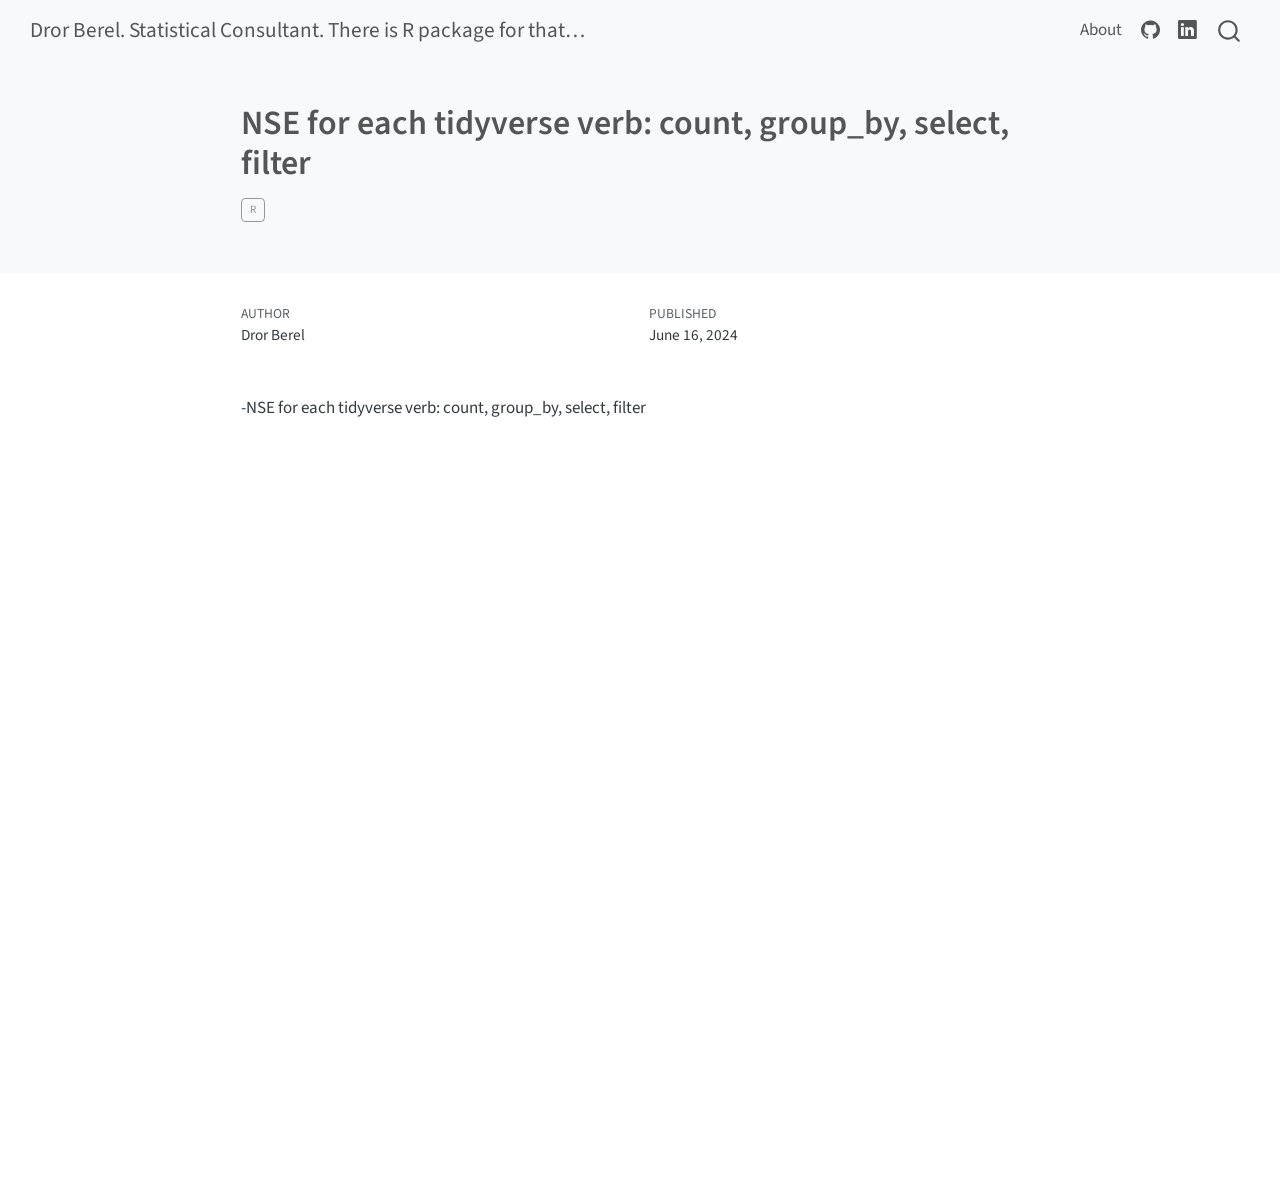
<file: posts/NSE/index.html>
<!DOCTYPE html>
<html xmlns="http://www.w3.org/1999/xhtml" lang="en" xml:lang="en"><head>

<meta charset="utf-8">
<meta name="generator" content="quarto-1.5.45">

<meta name="viewport" content="width=device-width, initial-scale=1.0, user-scalable=yes">

<meta name="author" content="Dror Berel">
<meta name="dcterms.date" content="2024-06-16">

<title>NSE for each tidyverse verb: count, group_by, select, filter – Dror Berel. Statistical Consultant. There is R package for that...</title>
<style>
code{white-space: pre-wrap;}
span.smallcaps{font-variant: small-caps;}
div.columns{display: flex; gap: min(4vw, 1.5em);}
div.column{flex: auto; overflow-x: auto;}
div.hanging-indent{margin-left: 1.5em; text-indent: -1.5em;}
ul.task-list{list-style: none;}
ul.task-list li input[type="checkbox"] {
  width: 0.8em;
  margin: 0 0.8em 0.2em -1em; /* quarto-specific, see https://github.com/quarto-dev/quarto-cli/issues/4556 */ 
  vertical-align: middle;
}
</style>


<script src="../../site_libs/quarto-nav/quarto-nav.js"></script>
<script src="../../site_libs/quarto-nav/headroom.min.js"></script>
<script src="../../site_libs/clipboard/clipboard.min.js"></script>
<script src="../../site_libs/quarto-search/autocomplete.umd.js"></script>
<script src="../../site_libs/quarto-search/fuse.min.js"></script>
<script src="../../site_libs/quarto-search/quarto-search.js"></script>
<meta name="quarto:offset" content="../../">
<script src="../../site_libs/quarto-html/quarto.js"></script>
<script src="../../site_libs/quarto-html/popper.min.js"></script>
<script src="../../site_libs/quarto-html/tippy.umd.min.js"></script>
<script src="../../site_libs/quarto-html/anchor.min.js"></script>
<link href="../../site_libs/quarto-html/tippy.css" rel="stylesheet">
<link href="../../site_libs/quarto-html/quarto-syntax-highlighting.css" rel="stylesheet" id="quarto-text-highlighting-styles">
<script src="../../site_libs/bootstrap/bootstrap.min.js"></script>
<link href="../../site_libs/bootstrap/bootstrap-icons.css" rel="stylesheet">
<link href="../../site_libs/bootstrap/bootstrap.min.css" rel="stylesheet" id="quarto-bootstrap" data-mode="light">
<script id="quarto-search-options" type="application/json">{
  "location": "navbar",
  "copy-button": false,
  "collapse-after": 3,
  "panel-placement": "end",
  "type": "overlay",
  "limit": 50,
  "keyboard-shortcut": [
    "f",
    "/",
    "s"
  ],
  "show-item-context": false,
  "language": {
    "search-no-results-text": "No results",
    "search-matching-documents-text": "matching documents",
    "search-copy-link-title": "Copy link to search",
    "search-hide-matches-text": "Hide additional matches",
    "search-more-match-text": "more match in this document",
    "search-more-matches-text": "more matches in this document",
    "search-clear-button-title": "Clear",
    "search-text-placeholder": "",
    "search-detached-cancel-button-title": "Cancel",
    "search-submit-button-title": "Submit",
    "search-label": "Search"
  }
}</script>


<link rel="stylesheet" href="../../styles.css">
</head>

<body class="nav-fixed fullcontent">

<div id="quarto-search-results"></div>
  <header id="quarto-header" class="headroom fixed-top quarto-banner">
    <nav class="navbar navbar-expand-lg " data-bs-theme="dark">
      <div class="navbar-container container-fluid">
      <div class="navbar-brand-container mx-auto">
    <a class="navbar-brand" href="../../index.html">
    <span class="navbar-title">Dror Berel. Statistical Consultant. There is R package for that…</span>
    </a>
  </div>
            <div id="quarto-search" class="" title="Search"></div>
          <button class="navbar-toggler" type="button" data-bs-toggle="collapse" data-bs-target="#navbarCollapse" aria-controls="navbarCollapse" role="menu" aria-expanded="false" aria-label="Toggle navigation" onclick="if (window.quartoToggleHeadroom) { window.quartoToggleHeadroom(); }">
  <span class="navbar-toggler-icon"></span>
</button>
          <div class="collapse navbar-collapse" id="navbarCollapse">
            <ul class="navbar-nav navbar-nav-scroll ms-auto">
  <li class="nav-item">
    <a class="nav-link" href="../../about.html"> 
<span class="menu-text">About</span></a>
  </li>  
  <li class="nav-item compact">
    <a class="nav-link" href="https://drorberel.github.io/"> <i class="bi bi-github" role="img">
</i> 
<span class="menu-text"></span></a>
  </li>  
  <li class="nav-item compact">
    <a class="nav-link" href="https://www.linkedin.com/in/dror-berel"> <i class="bi bi-linkedin" role="img">
</i> 
<span class="menu-text"></span></a>
  </li>  
</ul>
          </div> <!-- /navcollapse -->
            <div class="quarto-navbar-tools">
</div>
      </div> <!-- /container-fluid -->
    </nav>
</header>
<!-- content -->
<header id="title-block-header" class="quarto-title-block default page-columns page-full">
  <div class="quarto-title-banner page-columns page-full">
    <div class="quarto-title column-body">
      <h1 class="title">NSE for each tidyverse verb: count, group_by, select, filter</h1>
                                <div class="quarto-categories">
                <div class="quarto-category">R</div>
              </div>
                  </div>
  </div>
    
  
  <div class="quarto-title-meta">

      <div>
      <div class="quarto-title-meta-heading">Author</div>
      <div class="quarto-title-meta-contents">
               <p>Dror Berel </p>
            </div>
    </div>
      
      <div>
      <div class="quarto-title-meta-heading">Published</div>
      <div class="quarto-title-meta-contents">
        <p class="date">June 16, 2024</p>
      </div>
    </div>
    
      
    </div>
    
  
  </header><div id="quarto-content" class="quarto-container page-columns page-rows-contents page-layout-article page-navbar">
<!-- sidebar -->
<!-- margin-sidebar -->
    
<!-- main -->
<main class="content quarto-banner-title-block" id="quarto-document-content">





<p>-NSE for each tidyverse verb: count, group_by, select, filter</p>



</main> <!-- /main -->
<script id="quarto-html-after-body" type="application/javascript">
window.document.addEventListener("DOMContentLoaded", function (event) {
  const toggleBodyColorMode = (bsSheetEl) => {
    const mode = bsSheetEl.getAttribute("data-mode");
    const bodyEl = window.document.querySelector("body");
    if (mode === "dark") {
      bodyEl.classList.add("quarto-dark");
      bodyEl.classList.remove("quarto-light");
    } else {
      bodyEl.classList.add("quarto-light");
      bodyEl.classList.remove("quarto-dark");
    }
  }
  const toggleBodyColorPrimary = () => {
    const bsSheetEl = window.document.querySelector("link#quarto-bootstrap");
    if (bsSheetEl) {
      toggleBodyColorMode(bsSheetEl);
    }
  }
  toggleBodyColorPrimary();  
  const icon = "";
  const anchorJS = new window.AnchorJS();
  anchorJS.options = {
    placement: 'right',
    icon: icon
  };
  anchorJS.add('.anchored');
  const isCodeAnnotation = (el) => {
    for (const clz of el.classList) {
      if (clz.startsWith('code-annotation-')) {                     
        return true;
      }
    }
    return false;
  }
  const onCopySuccess = function(e) {
    // button target
    const button = e.trigger;
    // don't keep focus
    button.blur();
    // flash "checked"
    button.classList.add('code-copy-button-checked');
    var currentTitle = button.getAttribute("title");
    button.setAttribute("title", "Copied!");
    let tooltip;
    if (window.bootstrap) {
      button.setAttribute("data-bs-toggle", "tooltip");
      button.setAttribute("data-bs-placement", "left");
      button.setAttribute("data-bs-title", "Copied!");
      tooltip = new bootstrap.Tooltip(button, 
        { trigger: "manual", 
          customClass: "code-copy-button-tooltip",
          offset: [0, -8]});
      tooltip.show();    
    }
    setTimeout(function() {
      if (tooltip) {
        tooltip.hide();
        button.removeAttribute("data-bs-title");
        button.removeAttribute("data-bs-toggle");
        button.removeAttribute("data-bs-placement");
      }
      button.setAttribute("title", currentTitle);
      button.classList.remove('code-copy-button-checked');
    }, 1000);
    // clear code selection
    e.clearSelection();
  }
  const getTextToCopy = function(trigger) {
      const codeEl = trigger.previousElementSibling.cloneNode(true);
      for (const childEl of codeEl.children) {
        if (isCodeAnnotation(childEl)) {
          childEl.remove();
        }
      }
      return codeEl.innerText;
  }
  const clipboard = new window.ClipboardJS('.code-copy-button:not([data-in-quarto-modal])', {
    text: getTextToCopy
  });
  clipboard.on('success', onCopySuccess);
  if (window.document.getElementById('quarto-embedded-source-code-modal')) {
    // For code content inside modals, clipBoardJS needs to be initialized with a container option
    // TODO: Check when it could be a function (https://github.com/zenorocha/clipboard.js/issues/860)
    const clipboardModal = new window.ClipboardJS('.code-copy-button[data-in-quarto-modal]', {
      text: getTextToCopy,
      container: window.document.getElementById('quarto-embedded-source-code-modal')
    });
    clipboardModal.on('success', onCopySuccess);
  }
    var localhostRegex = new RegExp(/^(?:http|https):\/\/localhost\:?[0-9]*\//);
    var mailtoRegex = new RegExp(/^mailto:/);
      var filterRegex = new RegExp('/' + window.location.host + '/');
    var isInternal = (href) => {
        return filterRegex.test(href) || localhostRegex.test(href) || mailtoRegex.test(href);
    }
    // Inspect non-navigation links and adorn them if external
 	var links = window.document.querySelectorAll('a[href]:not(.nav-link):not(.navbar-brand):not(.toc-action):not(.sidebar-link):not(.sidebar-item-toggle):not(.pagination-link):not(.no-external):not([aria-hidden]):not(.dropdown-item):not(.quarto-navigation-tool):not(.about-link)');
    for (var i=0; i<links.length; i++) {
      const link = links[i];
      if (!isInternal(link.href)) {
        // undo the damage that might have been done by quarto-nav.js in the case of
        // links that we want to consider external
        if (link.dataset.originalHref !== undefined) {
          link.href = link.dataset.originalHref;
        }
      }
    }
  function tippyHover(el, contentFn, onTriggerFn, onUntriggerFn) {
    const config = {
      allowHTML: true,
      maxWidth: 500,
      delay: 100,
      arrow: false,
      appendTo: function(el) {
          return el.parentElement;
      },
      interactive: true,
      interactiveBorder: 10,
      theme: 'quarto',
      placement: 'bottom-start',
    };
    if (contentFn) {
      config.content = contentFn;
    }
    if (onTriggerFn) {
      config.onTrigger = onTriggerFn;
    }
    if (onUntriggerFn) {
      config.onUntrigger = onUntriggerFn;
    }
    window.tippy(el, config); 
  }
  const noterefs = window.document.querySelectorAll('a[role="doc-noteref"]');
  for (var i=0; i<noterefs.length; i++) {
    const ref = noterefs[i];
    tippyHover(ref, function() {
      // use id or data attribute instead here
      let href = ref.getAttribute('data-footnote-href') || ref.getAttribute('href');
      try { href = new URL(href).hash; } catch {}
      const id = href.replace(/^#\/?/, "");
      const note = window.document.getElementById(id);
      if (note) {
        return note.innerHTML;
      } else {
        return "";
      }
    });
  }
  const xrefs = window.document.querySelectorAll('a.quarto-xref');
  const processXRef = (id, note) => {
    // Strip column container classes
    const stripColumnClz = (el) => {
      el.classList.remove("page-full", "page-columns");
      if (el.children) {
        for (const child of el.children) {
          stripColumnClz(child);
        }
      }
    }
    stripColumnClz(note)
    if (id === null || id.startsWith('sec-')) {
      // Special case sections, only their first couple elements
      const container = document.createElement("div");
      if (note.children && note.children.length > 2) {
        container.appendChild(note.children[0].cloneNode(true));
        for (let i = 1; i < note.children.length; i++) {
          const child = note.children[i];
          if (child.tagName === "P" && child.innerText === "") {
            continue;
          } else {
            container.appendChild(child.cloneNode(true));
            break;
          }
        }
        if (window.Quarto?.typesetMath) {
          window.Quarto.typesetMath(container);
        }
        return container.innerHTML
      } else {
        if (window.Quarto?.typesetMath) {
          window.Quarto.typesetMath(note);
        }
        return note.innerHTML;
      }
    } else {
      // Remove any anchor links if they are present
      const anchorLink = note.querySelector('a.anchorjs-link');
      if (anchorLink) {
        anchorLink.remove();
      }
      if (window.Quarto?.typesetMath) {
        window.Quarto.typesetMath(note);
      }
      // TODO in 1.5, we should make sure this works without a callout special case
      if (note.classList.contains("callout")) {
        return note.outerHTML;
      } else {
        return note.innerHTML;
      }
    }
  }
  for (var i=0; i<xrefs.length; i++) {
    const xref = xrefs[i];
    tippyHover(xref, undefined, function(instance) {
      instance.disable();
      let url = xref.getAttribute('href');
      let hash = undefined; 
      if (url.startsWith('#')) {
        hash = url;
      } else {
        try { hash = new URL(url).hash; } catch {}
      }
      if (hash) {
        const id = hash.replace(/^#\/?/, "");
        const note = window.document.getElementById(id);
        if (note !== null) {
          try {
            const html = processXRef(id, note.cloneNode(true));
            instance.setContent(html);
          } finally {
            instance.enable();
            instance.show();
          }
        } else {
          // See if we can fetch this
          fetch(url.split('#')[0])
          .then(res => res.text())
          .then(html => {
            const parser = new DOMParser();
            const htmlDoc = parser.parseFromString(html, "text/html");
            const note = htmlDoc.getElementById(id);
            if (note !== null) {
              const html = processXRef(id, note);
              instance.setContent(html);
            } 
          }).finally(() => {
            instance.enable();
            instance.show();
          });
        }
      } else {
        // See if we can fetch a full url (with no hash to target)
        // This is a special case and we should probably do some content thinning / targeting
        fetch(url)
        .then(res => res.text())
        .then(html => {
          const parser = new DOMParser();
          const htmlDoc = parser.parseFromString(html, "text/html");
          const note = htmlDoc.querySelector('main.content');
          if (note !== null) {
            // This should only happen for chapter cross references
            // (since there is no id in the URL)
            // remove the first header
            if (note.children.length > 0 && note.children[0].tagName === "HEADER") {
              note.children[0].remove();
            }
            const html = processXRef(null, note);
            instance.setContent(html);
          } 
        }).finally(() => {
          instance.enable();
          instance.show();
        });
      }
    }, function(instance) {
    });
  }
      let selectedAnnoteEl;
      const selectorForAnnotation = ( cell, annotation) => {
        let cellAttr = 'data-code-cell="' + cell + '"';
        let lineAttr = 'data-code-annotation="' +  annotation + '"';
        const selector = 'span[' + cellAttr + '][' + lineAttr + ']';
        return selector;
      }
      const selectCodeLines = (annoteEl) => {
        const doc = window.document;
        const targetCell = annoteEl.getAttribute("data-target-cell");
        const targetAnnotation = annoteEl.getAttribute("data-target-annotation");
        const annoteSpan = window.document.querySelector(selectorForAnnotation(targetCell, targetAnnotation));
        const lines = annoteSpan.getAttribute("data-code-lines").split(",");
        const lineIds = lines.map((line) => {
          return targetCell + "-" + line;
        })
        let top = null;
        let height = null;
        let parent = null;
        if (lineIds.length > 0) {
            //compute the position of the single el (top and bottom and make a div)
            const el = window.document.getElementById(lineIds[0]);
            top = el.offsetTop;
            height = el.offsetHeight;
            parent = el.parentElement.parentElement;
          if (lineIds.length > 1) {
            const lastEl = window.document.getElementById(lineIds[lineIds.length - 1]);
            const bottom = lastEl.offsetTop + lastEl.offsetHeight;
            height = bottom - top;
          }
          if (top !== null && height !== null && parent !== null) {
            // cook up a div (if necessary) and position it 
            let div = window.document.getElementById("code-annotation-line-highlight");
            if (div === null) {
              div = window.document.createElement("div");
              div.setAttribute("id", "code-annotation-line-highlight");
              div.style.position = 'absolute';
              parent.appendChild(div);
            }
            div.style.top = top - 2 + "px";
            div.style.height = height + 4 + "px";
            div.style.left = 0;
            let gutterDiv = window.document.getElementById("code-annotation-line-highlight-gutter");
            if (gutterDiv === null) {
              gutterDiv = window.document.createElement("div");
              gutterDiv.setAttribute("id", "code-annotation-line-highlight-gutter");
              gutterDiv.style.position = 'absolute';
              const codeCell = window.document.getElementById(targetCell);
              const gutter = codeCell.querySelector('.code-annotation-gutter');
              gutter.appendChild(gutterDiv);
            }
            gutterDiv.style.top = top - 2 + "px";
            gutterDiv.style.height = height + 4 + "px";
          }
          selectedAnnoteEl = annoteEl;
        }
      };
      const unselectCodeLines = () => {
        const elementsIds = ["code-annotation-line-highlight", "code-annotation-line-highlight-gutter"];
        elementsIds.forEach((elId) => {
          const div = window.document.getElementById(elId);
          if (div) {
            div.remove();
          }
        });
        selectedAnnoteEl = undefined;
      };
        // Handle positioning of the toggle
    window.addEventListener(
      "resize",
      throttle(() => {
        elRect = undefined;
        if (selectedAnnoteEl) {
          selectCodeLines(selectedAnnoteEl);
        }
      }, 10)
    );
    function throttle(fn, ms) {
    let throttle = false;
    let timer;
      return (...args) => {
        if(!throttle) { // first call gets through
            fn.apply(this, args);
            throttle = true;
        } else { // all the others get throttled
            if(timer) clearTimeout(timer); // cancel #2
            timer = setTimeout(() => {
              fn.apply(this, args);
              timer = throttle = false;
            }, ms);
        }
      };
    }
      // Attach click handler to the DT
      const annoteDls = window.document.querySelectorAll('dt[data-target-cell]');
      for (const annoteDlNode of annoteDls) {
        annoteDlNode.addEventListener('click', (event) => {
          const clickedEl = event.target;
          if (clickedEl !== selectedAnnoteEl) {
            unselectCodeLines();
            const activeEl = window.document.querySelector('dt[data-target-cell].code-annotation-active');
            if (activeEl) {
              activeEl.classList.remove('code-annotation-active');
            }
            selectCodeLines(clickedEl);
            clickedEl.classList.add('code-annotation-active');
          } else {
            // Unselect the line
            unselectCodeLines();
            clickedEl.classList.remove('code-annotation-active');
          }
        });
      }
  const findCites = (el) => {
    const parentEl = el.parentElement;
    if (parentEl) {
      const cites = parentEl.dataset.cites;
      if (cites) {
        return {
          el,
          cites: cites.split(' ')
        };
      } else {
        return findCites(el.parentElement)
      }
    } else {
      return undefined;
    }
  };
  var bibliorefs = window.document.querySelectorAll('a[role="doc-biblioref"]');
  for (var i=0; i<bibliorefs.length; i++) {
    const ref = bibliorefs[i];
    const citeInfo = findCites(ref);
    if (citeInfo) {
      tippyHover(citeInfo.el, function() {
        var popup = window.document.createElement('div');
        citeInfo.cites.forEach(function(cite) {
          var citeDiv = window.document.createElement('div');
          citeDiv.classList.add('hanging-indent');
          citeDiv.classList.add('csl-entry');
          var biblioDiv = window.document.getElementById('ref-' + cite);
          if (biblioDiv) {
            citeDiv.innerHTML = biblioDiv.innerHTML;
          }
          popup.appendChild(citeDiv);
        });
        return popup.innerHTML;
      });
    }
  }
});
</script>
</div> <!-- /content -->




</body></html>
</file>
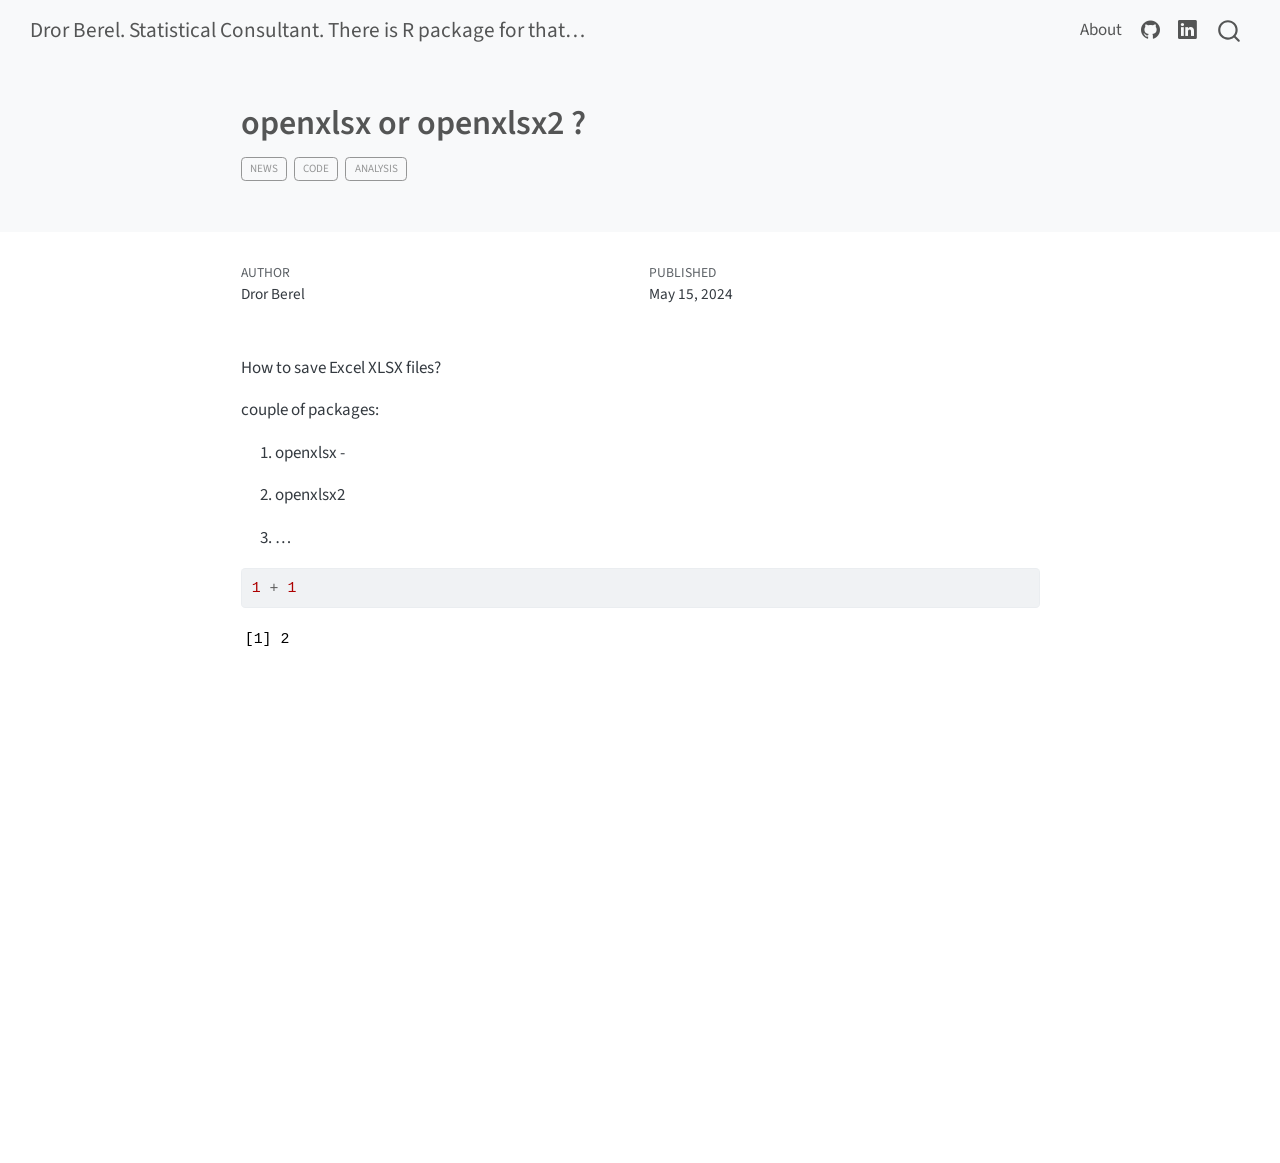
<file: posts/openxlsx/index.html>
<!DOCTYPE html>
<html xmlns="http://www.w3.org/1999/xhtml" lang="en" xml:lang="en"><head>

<meta charset="utf-8">
<meta name="generator" content="quarto-1.5.45">

<meta name="viewport" content="width=device-width, initial-scale=1.0, user-scalable=yes">

<meta name="author" content="Dror Berel">
<meta name="dcterms.date" content="2024-05-15">

<title>openxlsx or openxlsx2 ? – Dror Berel. Statistical Consultant. There is R package for that...</title>
<style>
code{white-space: pre-wrap;}
span.smallcaps{font-variant: small-caps;}
div.columns{display: flex; gap: min(4vw, 1.5em);}
div.column{flex: auto; overflow-x: auto;}
div.hanging-indent{margin-left: 1.5em; text-indent: -1.5em;}
ul.task-list{list-style: none;}
ul.task-list li input[type="checkbox"] {
  width: 0.8em;
  margin: 0 0.8em 0.2em -1em; /* quarto-specific, see https://github.com/quarto-dev/quarto-cli/issues/4556 */ 
  vertical-align: middle;
}
/* CSS for syntax highlighting */
pre > code.sourceCode { white-space: pre; position: relative; }
pre > code.sourceCode > span { line-height: 1.25; }
pre > code.sourceCode > span:empty { height: 1.2em; }
.sourceCode { overflow: visible; }
code.sourceCode > span { color: inherit; text-decoration: inherit; }
div.sourceCode { margin: 1em 0; }
pre.sourceCode { margin: 0; }
@media screen {
div.sourceCode { overflow: auto; }
}
@media print {
pre > code.sourceCode { white-space: pre-wrap; }
pre > code.sourceCode > span { display: inline-block; text-indent: -5em; padding-left: 5em; }
}
pre.numberSource code
  { counter-reset: source-line 0; }
pre.numberSource code > span
  { position: relative; left: -4em; counter-increment: source-line; }
pre.numberSource code > span > a:first-child::before
  { content: counter(source-line);
    position: relative; left: -1em; text-align: right; vertical-align: baseline;
    border: none; display: inline-block;
    -webkit-touch-callout: none; -webkit-user-select: none;
    -khtml-user-select: none; -moz-user-select: none;
    -ms-user-select: none; user-select: none;
    padding: 0 4px; width: 4em;
  }
pre.numberSource { margin-left: 3em;  padding-left: 4px; }
div.sourceCode
  {   }
@media screen {
pre > code.sourceCode > span > a:first-child::before { text-decoration: underline; }
}
</style>


<script src="../../site_libs/quarto-nav/quarto-nav.js"></script>
<script src="../../site_libs/quarto-nav/headroom.min.js"></script>
<script src="../../site_libs/clipboard/clipboard.min.js"></script>
<script src="../../site_libs/quarto-search/autocomplete.umd.js"></script>
<script src="../../site_libs/quarto-search/fuse.min.js"></script>
<script src="../../site_libs/quarto-search/quarto-search.js"></script>
<meta name="quarto:offset" content="../../">
<script src="../../site_libs/quarto-html/quarto.js"></script>
<script src="../../site_libs/quarto-html/popper.min.js"></script>
<script src="../../site_libs/quarto-html/tippy.umd.min.js"></script>
<script src="../../site_libs/quarto-html/anchor.min.js"></script>
<link href="../../site_libs/quarto-html/tippy.css" rel="stylesheet">
<link href="../../site_libs/quarto-html/quarto-syntax-highlighting.css" rel="stylesheet" id="quarto-text-highlighting-styles">
<script src="../../site_libs/bootstrap/bootstrap.min.js"></script>
<link href="../../site_libs/bootstrap/bootstrap-icons.css" rel="stylesheet">
<link href="../../site_libs/bootstrap/bootstrap.min.css" rel="stylesheet" id="quarto-bootstrap" data-mode="light">
<script id="quarto-search-options" type="application/json">{
  "location": "navbar",
  "copy-button": false,
  "collapse-after": 3,
  "panel-placement": "end",
  "type": "overlay",
  "limit": 50,
  "keyboard-shortcut": [
    "f",
    "/",
    "s"
  ],
  "show-item-context": false,
  "language": {
    "search-no-results-text": "No results",
    "search-matching-documents-text": "matching documents",
    "search-copy-link-title": "Copy link to search",
    "search-hide-matches-text": "Hide additional matches",
    "search-more-match-text": "more match in this document",
    "search-more-matches-text": "more matches in this document",
    "search-clear-button-title": "Clear",
    "search-text-placeholder": "",
    "search-detached-cancel-button-title": "Cancel",
    "search-submit-button-title": "Submit",
    "search-label": "Search"
  }
}</script>


<link rel="stylesheet" href="../../styles.css">
</head>

<body class="nav-fixed fullcontent">

<div id="quarto-search-results"></div>
  <header id="quarto-header" class="headroom fixed-top quarto-banner">
    <nav class="navbar navbar-expand-lg " data-bs-theme="dark">
      <div class="navbar-container container-fluid">
      <div class="navbar-brand-container mx-auto">
    <a class="navbar-brand" href="../../index.html">
    <span class="navbar-title">Dror Berel. Statistical Consultant. There is R package for that…</span>
    </a>
  </div>
            <div id="quarto-search" class="" title="Search"></div>
          <button class="navbar-toggler" type="button" data-bs-toggle="collapse" data-bs-target="#navbarCollapse" aria-controls="navbarCollapse" role="menu" aria-expanded="false" aria-label="Toggle navigation" onclick="if (window.quartoToggleHeadroom) { window.quartoToggleHeadroom(); }">
  <span class="navbar-toggler-icon"></span>
</button>
          <div class="collapse navbar-collapse" id="navbarCollapse">
            <ul class="navbar-nav navbar-nav-scroll ms-auto">
  <li class="nav-item">
    <a class="nav-link" href="../../about.html"> 
<span class="menu-text">About</span></a>
  </li>  
  <li class="nav-item compact">
    <a class="nav-link" href="https://drorberel.github.io/"> <i class="bi bi-github" role="img">
</i> 
<span class="menu-text"></span></a>
  </li>  
  <li class="nav-item compact">
    <a class="nav-link" href="https://www.linkedin.com/in/dror-berel"> <i class="bi bi-linkedin" role="img">
</i> 
<span class="menu-text"></span></a>
  </li>  
</ul>
          </div> <!-- /navcollapse -->
            <div class="quarto-navbar-tools">
</div>
      </div> <!-- /container-fluid -->
    </nav>
</header>
<!-- content -->
<header id="title-block-header" class="quarto-title-block default page-columns page-full">
  <div class="quarto-title-banner page-columns page-full">
    <div class="quarto-title column-body">
      <h1 class="title">openxlsx or openxlsx2 ?</h1>
                                <div class="quarto-categories">
                <div class="quarto-category">news</div>
                <div class="quarto-category">code</div>
                <div class="quarto-category">analysis</div>
              </div>
                  </div>
  </div>
    
  
  <div class="quarto-title-meta">

      <div>
      <div class="quarto-title-meta-heading">Author</div>
      <div class="quarto-title-meta-contents">
               <p>Dror Berel </p>
            </div>
    </div>
      
      <div>
      <div class="quarto-title-meta-heading">Published</div>
      <div class="quarto-title-meta-contents">
        <p class="date">May 15, 2024</p>
      </div>
    </div>
    
      
    </div>
    
  
  </header><div id="quarto-content" class="quarto-container page-columns page-rows-contents page-layout-article page-navbar">
<!-- sidebar -->
<!-- margin-sidebar -->
    
<!-- main -->
<main class="content quarto-banner-title-block" id="quarto-document-content">





<p>How to save Excel XLSX files?</p>
<p>couple of packages:</p>
<ol type="1">
<li><p>openxlsx -</p></li>
<li><p>openxlsx2</p></li>
<li><p>…</p></li>
</ol>
<div class="cell">
<div class="sourceCode cell-code" id="cb1"><pre class="sourceCode r code-with-copy"><code class="sourceCode r"><span id="cb1-1"><a href="#cb1-1" aria-hidden="true" tabindex="-1"></a><span class="dv">1</span> <span class="sc">+</span> <span class="dv">1</span></span></code><button title="Copy to Clipboard" class="code-copy-button"><i class="bi"></i></button></pre></div>
<div class="cell-output cell-output-stdout">
<pre><code>[1] 2</code></pre>
</div>
</div>



</main> <!-- /main -->
<script id="quarto-html-after-body" type="application/javascript">
window.document.addEventListener("DOMContentLoaded", function (event) {
  const toggleBodyColorMode = (bsSheetEl) => {
    const mode = bsSheetEl.getAttribute("data-mode");
    const bodyEl = window.document.querySelector("body");
    if (mode === "dark") {
      bodyEl.classList.add("quarto-dark");
      bodyEl.classList.remove("quarto-light");
    } else {
      bodyEl.classList.add("quarto-light");
      bodyEl.classList.remove("quarto-dark");
    }
  }
  const toggleBodyColorPrimary = () => {
    const bsSheetEl = window.document.querySelector("link#quarto-bootstrap");
    if (bsSheetEl) {
      toggleBodyColorMode(bsSheetEl);
    }
  }
  toggleBodyColorPrimary();  
  const icon = "";
  const anchorJS = new window.AnchorJS();
  anchorJS.options = {
    placement: 'right',
    icon: icon
  };
  anchorJS.add('.anchored');
  const isCodeAnnotation = (el) => {
    for (const clz of el.classList) {
      if (clz.startsWith('code-annotation-')) {                     
        return true;
      }
    }
    return false;
  }
  const onCopySuccess = function(e) {
    // button target
    const button = e.trigger;
    // don't keep focus
    button.blur();
    // flash "checked"
    button.classList.add('code-copy-button-checked');
    var currentTitle = button.getAttribute("title");
    button.setAttribute("title", "Copied!");
    let tooltip;
    if (window.bootstrap) {
      button.setAttribute("data-bs-toggle", "tooltip");
      button.setAttribute("data-bs-placement", "left");
      button.setAttribute("data-bs-title", "Copied!");
      tooltip = new bootstrap.Tooltip(button, 
        { trigger: "manual", 
          customClass: "code-copy-button-tooltip",
          offset: [0, -8]});
      tooltip.show();    
    }
    setTimeout(function() {
      if (tooltip) {
        tooltip.hide();
        button.removeAttribute("data-bs-title");
        button.removeAttribute("data-bs-toggle");
        button.removeAttribute("data-bs-placement");
      }
      button.setAttribute("title", currentTitle);
      button.classList.remove('code-copy-button-checked');
    }, 1000);
    // clear code selection
    e.clearSelection();
  }
  const getTextToCopy = function(trigger) {
      const codeEl = trigger.previousElementSibling.cloneNode(true);
      for (const childEl of codeEl.children) {
        if (isCodeAnnotation(childEl)) {
          childEl.remove();
        }
      }
      return codeEl.innerText;
  }
  const clipboard = new window.ClipboardJS('.code-copy-button:not([data-in-quarto-modal])', {
    text: getTextToCopy
  });
  clipboard.on('success', onCopySuccess);
  if (window.document.getElementById('quarto-embedded-source-code-modal')) {
    // For code content inside modals, clipBoardJS needs to be initialized with a container option
    // TODO: Check when it could be a function (https://github.com/zenorocha/clipboard.js/issues/860)
    const clipboardModal = new window.ClipboardJS('.code-copy-button[data-in-quarto-modal]', {
      text: getTextToCopy,
      container: window.document.getElementById('quarto-embedded-source-code-modal')
    });
    clipboardModal.on('success', onCopySuccess);
  }
    var localhostRegex = new RegExp(/^(?:http|https):\/\/localhost\:?[0-9]*\//);
    var mailtoRegex = new RegExp(/^mailto:/);
      var filterRegex = new RegExp('/' + window.location.host + '/');
    var isInternal = (href) => {
        return filterRegex.test(href) || localhostRegex.test(href) || mailtoRegex.test(href);
    }
    // Inspect non-navigation links and adorn them if external
 	var links = window.document.querySelectorAll('a[href]:not(.nav-link):not(.navbar-brand):not(.toc-action):not(.sidebar-link):not(.sidebar-item-toggle):not(.pagination-link):not(.no-external):not([aria-hidden]):not(.dropdown-item):not(.quarto-navigation-tool):not(.about-link)');
    for (var i=0; i<links.length; i++) {
      const link = links[i];
      if (!isInternal(link.href)) {
        // undo the damage that might have been done by quarto-nav.js in the case of
        // links that we want to consider external
        if (link.dataset.originalHref !== undefined) {
          link.href = link.dataset.originalHref;
        }
      }
    }
  function tippyHover(el, contentFn, onTriggerFn, onUntriggerFn) {
    const config = {
      allowHTML: true,
      maxWidth: 500,
      delay: 100,
      arrow: false,
      appendTo: function(el) {
          return el.parentElement;
      },
      interactive: true,
      interactiveBorder: 10,
      theme: 'quarto',
      placement: 'bottom-start',
    };
    if (contentFn) {
      config.content = contentFn;
    }
    if (onTriggerFn) {
      config.onTrigger = onTriggerFn;
    }
    if (onUntriggerFn) {
      config.onUntrigger = onUntriggerFn;
    }
    window.tippy(el, config); 
  }
  const noterefs = window.document.querySelectorAll('a[role="doc-noteref"]');
  for (var i=0; i<noterefs.length; i++) {
    const ref = noterefs[i];
    tippyHover(ref, function() {
      // use id or data attribute instead here
      let href = ref.getAttribute('data-footnote-href') || ref.getAttribute('href');
      try { href = new URL(href).hash; } catch {}
      const id = href.replace(/^#\/?/, "");
      const note = window.document.getElementById(id);
      if (note) {
        return note.innerHTML;
      } else {
        return "";
      }
    });
  }
  const xrefs = window.document.querySelectorAll('a.quarto-xref');
  const processXRef = (id, note) => {
    // Strip column container classes
    const stripColumnClz = (el) => {
      el.classList.remove("page-full", "page-columns");
      if (el.children) {
        for (const child of el.children) {
          stripColumnClz(child);
        }
      }
    }
    stripColumnClz(note)
    if (id === null || id.startsWith('sec-')) {
      // Special case sections, only their first couple elements
      const container = document.createElement("div");
      if (note.children && note.children.length > 2) {
        container.appendChild(note.children[0].cloneNode(true));
        for (let i = 1; i < note.children.length; i++) {
          const child = note.children[i];
          if (child.tagName === "P" && child.innerText === "") {
            continue;
          } else {
            container.appendChild(child.cloneNode(true));
            break;
          }
        }
        if (window.Quarto?.typesetMath) {
          window.Quarto.typesetMath(container);
        }
        return container.innerHTML
      } else {
        if (window.Quarto?.typesetMath) {
          window.Quarto.typesetMath(note);
        }
        return note.innerHTML;
      }
    } else {
      // Remove any anchor links if they are present
      const anchorLink = note.querySelector('a.anchorjs-link');
      if (anchorLink) {
        anchorLink.remove();
      }
      if (window.Quarto?.typesetMath) {
        window.Quarto.typesetMath(note);
      }
      // TODO in 1.5, we should make sure this works without a callout special case
      if (note.classList.contains("callout")) {
        return note.outerHTML;
      } else {
        return note.innerHTML;
      }
    }
  }
  for (var i=0; i<xrefs.length; i++) {
    const xref = xrefs[i];
    tippyHover(xref, undefined, function(instance) {
      instance.disable();
      let url = xref.getAttribute('href');
      let hash = undefined; 
      if (url.startsWith('#')) {
        hash = url;
      } else {
        try { hash = new URL(url).hash; } catch {}
      }
      if (hash) {
        const id = hash.replace(/^#\/?/, "");
        const note = window.document.getElementById(id);
        if (note !== null) {
          try {
            const html = processXRef(id, note.cloneNode(true));
            instance.setContent(html);
          } finally {
            instance.enable();
            instance.show();
          }
        } else {
          // See if we can fetch this
          fetch(url.split('#')[0])
          .then(res => res.text())
          .then(html => {
            const parser = new DOMParser();
            const htmlDoc = parser.parseFromString(html, "text/html");
            const note = htmlDoc.getElementById(id);
            if (note !== null) {
              const html = processXRef(id, note);
              instance.setContent(html);
            } 
          }).finally(() => {
            instance.enable();
            instance.show();
          });
        }
      } else {
        // See if we can fetch a full url (with no hash to target)
        // This is a special case and we should probably do some content thinning / targeting
        fetch(url)
        .then(res => res.text())
        .then(html => {
          const parser = new DOMParser();
          const htmlDoc = parser.parseFromString(html, "text/html");
          const note = htmlDoc.querySelector('main.content');
          if (note !== null) {
            // This should only happen for chapter cross references
            // (since there is no id in the URL)
            // remove the first header
            if (note.children.length > 0 && note.children[0].tagName === "HEADER") {
              note.children[0].remove();
            }
            const html = processXRef(null, note);
            instance.setContent(html);
          } 
        }).finally(() => {
          instance.enable();
          instance.show();
        });
      }
    }, function(instance) {
    });
  }
      let selectedAnnoteEl;
      const selectorForAnnotation = ( cell, annotation) => {
        let cellAttr = 'data-code-cell="' + cell + '"';
        let lineAttr = 'data-code-annotation="' +  annotation + '"';
        const selector = 'span[' + cellAttr + '][' + lineAttr + ']';
        return selector;
      }
      const selectCodeLines = (annoteEl) => {
        const doc = window.document;
        const targetCell = annoteEl.getAttribute("data-target-cell");
        const targetAnnotation = annoteEl.getAttribute("data-target-annotation");
        const annoteSpan = window.document.querySelector(selectorForAnnotation(targetCell, targetAnnotation));
        const lines = annoteSpan.getAttribute("data-code-lines").split(",");
        const lineIds = lines.map((line) => {
          return targetCell + "-" + line;
        })
        let top = null;
        let height = null;
        let parent = null;
        if (lineIds.length > 0) {
            //compute the position of the single el (top and bottom and make a div)
            const el = window.document.getElementById(lineIds[0]);
            top = el.offsetTop;
            height = el.offsetHeight;
            parent = el.parentElement.parentElement;
          if (lineIds.length > 1) {
            const lastEl = window.document.getElementById(lineIds[lineIds.length - 1]);
            const bottom = lastEl.offsetTop + lastEl.offsetHeight;
            height = bottom - top;
          }
          if (top !== null && height !== null && parent !== null) {
            // cook up a div (if necessary) and position it 
            let div = window.document.getElementById("code-annotation-line-highlight");
            if (div === null) {
              div = window.document.createElement("div");
              div.setAttribute("id", "code-annotation-line-highlight");
              div.style.position = 'absolute';
              parent.appendChild(div);
            }
            div.style.top = top - 2 + "px";
            div.style.height = height + 4 + "px";
            div.style.left = 0;
            let gutterDiv = window.document.getElementById("code-annotation-line-highlight-gutter");
            if (gutterDiv === null) {
              gutterDiv = window.document.createElement("div");
              gutterDiv.setAttribute("id", "code-annotation-line-highlight-gutter");
              gutterDiv.style.position = 'absolute';
              const codeCell = window.document.getElementById(targetCell);
              const gutter = codeCell.querySelector('.code-annotation-gutter');
              gutter.appendChild(gutterDiv);
            }
            gutterDiv.style.top = top - 2 + "px";
            gutterDiv.style.height = height + 4 + "px";
          }
          selectedAnnoteEl = annoteEl;
        }
      };
      const unselectCodeLines = () => {
        const elementsIds = ["code-annotation-line-highlight", "code-annotation-line-highlight-gutter"];
        elementsIds.forEach((elId) => {
          const div = window.document.getElementById(elId);
          if (div) {
            div.remove();
          }
        });
        selectedAnnoteEl = undefined;
      };
        // Handle positioning of the toggle
    window.addEventListener(
      "resize",
      throttle(() => {
        elRect = undefined;
        if (selectedAnnoteEl) {
          selectCodeLines(selectedAnnoteEl);
        }
      }, 10)
    );
    function throttle(fn, ms) {
    let throttle = false;
    let timer;
      return (...args) => {
        if(!throttle) { // first call gets through
            fn.apply(this, args);
            throttle = true;
        } else { // all the others get throttled
            if(timer) clearTimeout(timer); // cancel #2
            timer = setTimeout(() => {
              fn.apply(this, args);
              timer = throttle = false;
            }, ms);
        }
      };
    }
      // Attach click handler to the DT
      const annoteDls = window.document.querySelectorAll('dt[data-target-cell]');
      for (const annoteDlNode of annoteDls) {
        annoteDlNode.addEventListener('click', (event) => {
          const clickedEl = event.target;
          if (clickedEl !== selectedAnnoteEl) {
            unselectCodeLines();
            const activeEl = window.document.querySelector('dt[data-target-cell].code-annotation-active');
            if (activeEl) {
              activeEl.classList.remove('code-annotation-active');
            }
            selectCodeLines(clickedEl);
            clickedEl.classList.add('code-annotation-active');
          } else {
            // Unselect the line
            unselectCodeLines();
            clickedEl.classList.remove('code-annotation-active');
          }
        });
      }
  const findCites = (el) => {
    const parentEl = el.parentElement;
    if (parentEl) {
      const cites = parentEl.dataset.cites;
      if (cites) {
        return {
          el,
          cites: cites.split(' ')
        };
      } else {
        return findCites(el.parentElement)
      }
    } else {
      return undefined;
    }
  };
  var bibliorefs = window.document.querySelectorAll('a[role="doc-biblioref"]');
  for (var i=0; i<bibliorefs.length; i++) {
    const ref = bibliorefs[i];
    const citeInfo = findCites(ref);
    if (citeInfo) {
      tippyHover(citeInfo.el, function() {
        var popup = window.document.createElement('div');
        citeInfo.cites.forEach(function(cite) {
          var citeDiv = window.document.createElement('div');
          citeDiv.classList.add('hanging-indent');
          citeDiv.classList.add('csl-entry');
          var biblioDiv = window.document.getElementById('ref-' + cite);
          if (biblioDiv) {
            citeDiv.innerHTML = biblioDiv.innerHTML;
          }
          popup.appendChild(citeDiv);
        });
        return popup.innerHTML;
      });
    }
  }
});
</script>
</div> <!-- /content -->




</body></html>
</file>
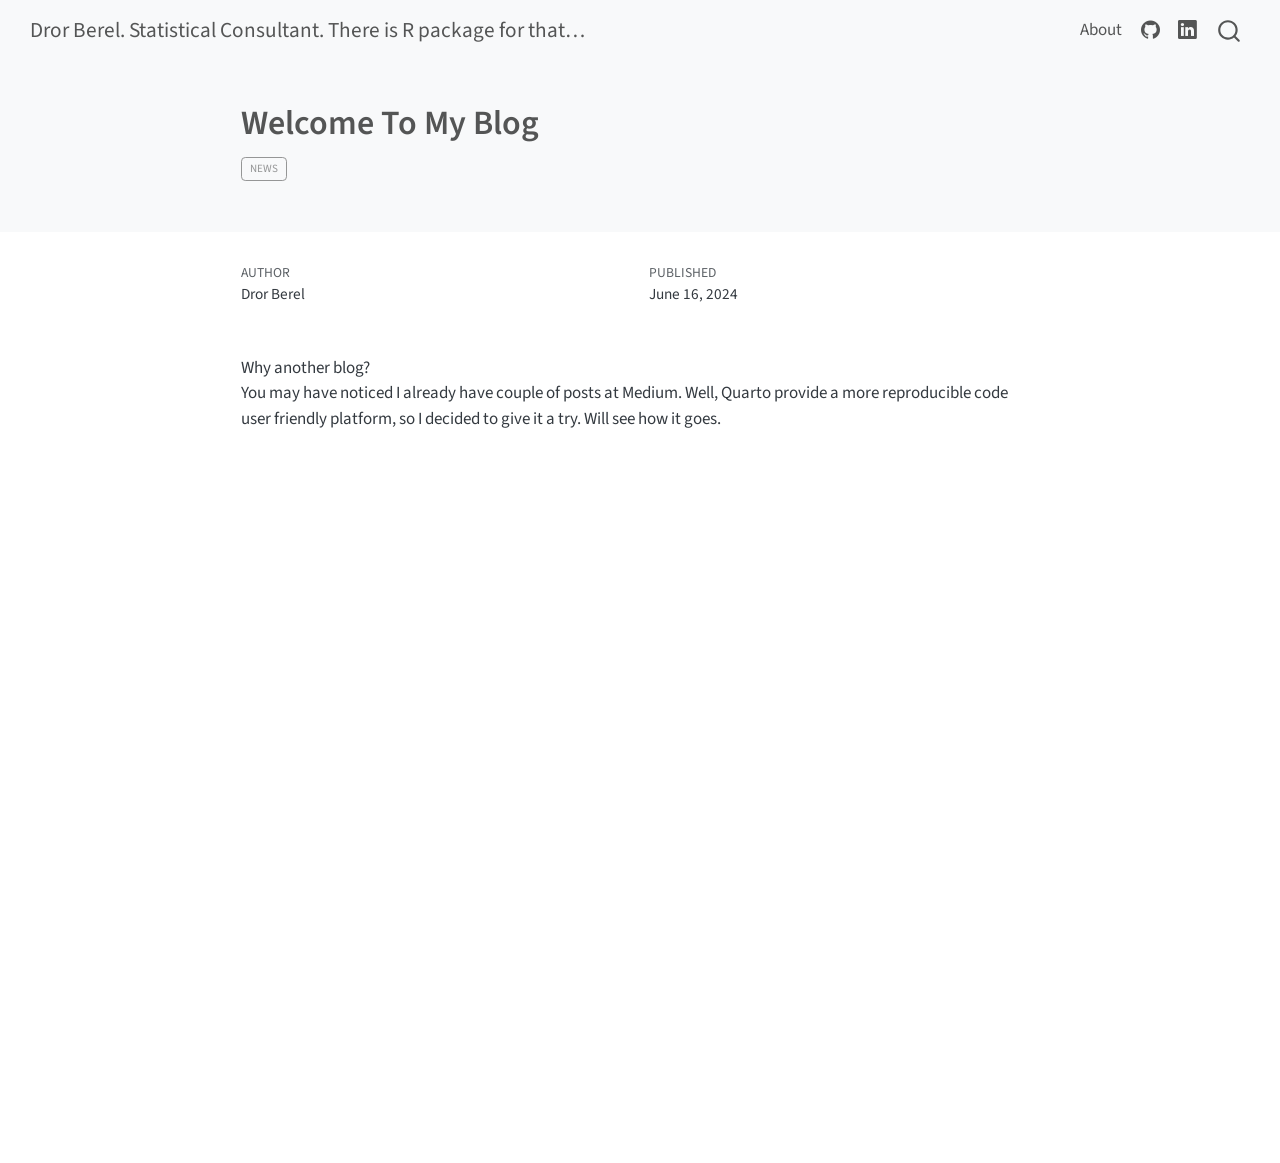
<file: posts/welcome/index.html>
<!DOCTYPE html>
<html xmlns="http://www.w3.org/1999/xhtml" lang="en" xml:lang="en"><head>

<meta charset="utf-8">
<meta name="generator" content="quarto-1.5.45">

<meta name="viewport" content="width=device-width, initial-scale=1.0, user-scalable=yes">

<meta name="author" content="Dror Berel">
<meta name="dcterms.date" content="2024-06-16">

<title>Welcome To My Blog – Dror Berel. Statistical Consultant. There is R package for that...</title>
<style>
code{white-space: pre-wrap;}
span.smallcaps{font-variant: small-caps;}
div.columns{display: flex; gap: min(4vw, 1.5em);}
div.column{flex: auto; overflow-x: auto;}
div.hanging-indent{margin-left: 1.5em; text-indent: -1.5em;}
ul.task-list{list-style: none;}
ul.task-list li input[type="checkbox"] {
  width: 0.8em;
  margin: 0 0.8em 0.2em -1em; /* quarto-specific, see https://github.com/quarto-dev/quarto-cli/issues/4556 */ 
  vertical-align: middle;
}
</style>


<script src="../../site_libs/quarto-nav/quarto-nav.js"></script>
<script src="../../site_libs/quarto-nav/headroom.min.js"></script>
<script src="../../site_libs/clipboard/clipboard.min.js"></script>
<script src="../../site_libs/quarto-search/autocomplete.umd.js"></script>
<script src="../../site_libs/quarto-search/fuse.min.js"></script>
<script src="../../site_libs/quarto-search/quarto-search.js"></script>
<meta name="quarto:offset" content="../../">
<script src="../../site_libs/quarto-html/quarto.js"></script>
<script src="../../site_libs/quarto-html/popper.min.js"></script>
<script src="../../site_libs/quarto-html/tippy.umd.min.js"></script>
<script src="../../site_libs/quarto-html/anchor.min.js"></script>
<link href="../../site_libs/quarto-html/tippy.css" rel="stylesheet">
<link href="../../site_libs/quarto-html/quarto-syntax-highlighting.css" rel="stylesheet" id="quarto-text-highlighting-styles">
<script src="../../site_libs/bootstrap/bootstrap.min.js"></script>
<link href="../../site_libs/bootstrap/bootstrap-icons.css" rel="stylesheet">
<link href="../../site_libs/bootstrap/bootstrap.min.css" rel="stylesheet" id="quarto-bootstrap" data-mode="light">
<script id="quarto-search-options" type="application/json">{
  "location": "navbar",
  "copy-button": false,
  "collapse-after": 3,
  "panel-placement": "end",
  "type": "overlay",
  "limit": 50,
  "keyboard-shortcut": [
    "f",
    "/",
    "s"
  ],
  "show-item-context": false,
  "language": {
    "search-no-results-text": "No results",
    "search-matching-documents-text": "matching documents",
    "search-copy-link-title": "Copy link to search",
    "search-hide-matches-text": "Hide additional matches",
    "search-more-match-text": "more match in this document",
    "search-more-matches-text": "more matches in this document",
    "search-clear-button-title": "Clear",
    "search-text-placeholder": "",
    "search-detached-cancel-button-title": "Cancel",
    "search-submit-button-title": "Submit",
    "search-label": "Search"
  }
}</script>


<link rel="stylesheet" href="../../styles.css">
</head>

<body class="nav-fixed fullcontent">

<div id="quarto-search-results"></div>
  <header id="quarto-header" class="headroom fixed-top quarto-banner">
    <nav class="navbar navbar-expand-lg " data-bs-theme="dark">
      <div class="navbar-container container-fluid">
      <div class="navbar-brand-container mx-auto">
    <a class="navbar-brand" href="../../index.html">
    <span class="navbar-title">Dror Berel. Statistical Consultant. There is R package for that…</span>
    </a>
  </div>
            <div id="quarto-search" class="" title="Search"></div>
          <button class="navbar-toggler" type="button" data-bs-toggle="collapse" data-bs-target="#navbarCollapse" aria-controls="navbarCollapse" role="menu" aria-expanded="false" aria-label="Toggle navigation" onclick="if (window.quartoToggleHeadroom) { window.quartoToggleHeadroom(); }">
  <span class="navbar-toggler-icon"></span>
</button>
          <div class="collapse navbar-collapse" id="navbarCollapse">
            <ul class="navbar-nav navbar-nav-scroll ms-auto">
  <li class="nav-item">
    <a class="nav-link" href="../../about.html"> 
<span class="menu-text">About</span></a>
  </li>  
  <li class="nav-item compact">
    <a class="nav-link" href="https://drorberel.github.io/"> <i class="bi bi-github" role="img">
</i> 
<span class="menu-text"></span></a>
  </li>  
  <li class="nav-item compact">
    <a class="nav-link" href="https://www.linkedin.com/in/dror-berel"> <i class="bi bi-linkedin" role="img">
</i> 
<span class="menu-text"></span></a>
  </li>  
</ul>
          </div> <!-- /navcollapse -->
            <div class="quarto-navbar-tools">
</div>
      </div> <!-- /container-fluid -->
    </nav>
</header>
<!-- content -->
<header id="title-block-header" class="quarto-title-block default page-columns page-full">
  <div class="quarto-title-banner page-columns page-full">
    <div class="quarto-title column-body">
      <h1 class="title">Welcome To My Blog</h1>
                                <div class="quarto-categories">
                <div class="quarto-category">news</div>
              </div>
                  </div>
  </div>
    
  
  <div class="quarto-title-meta">

      <div>
      <div class="quarto-title-meta-heading">Author</div>
      <div class="quarto-title-meta-contents">
               <p>Dror Berel </p>
            </div>
    </div>
      
      <div>
      <div class="quarto-title-meta-heading">Published</div>
      <div class="quarto-title-meta-contents">
        <p class="date">June 16, 2024</p>
      </div>
    </div>
    
      
    </div>
    
  
  </header><div id="quarto-content" class="quarto-container page-columns page-rows-contents page-layout-article page-navbar">
<!-- sidebar -->
<!-- margin-sidebar -->
    
<!-- main -->
<main class="content quarto-banner-title-block" id="quarto-document-content">





<p>Why another blog?<br>
You may have noticed I already have couple of posts at Medium. Well, Quarto provide a more reproducible code user friendly platform, so I decided to give it a try. Will see how it goes.</p>



</main> <!-- /main -->
<script id="quarto-html-after-body" type="application/javascript">
window.document.addEventListener("DOMContentLoaded", function (event) {
  const toggleBodyColorMode = (bsSheetEl) => {
    const mode = bsSheetEl.getAttribute("data-mode");
    const bodyEl = window.document.querySelector("body");
    if (mode === "dark") {
      bodyEl.classList.add("quarto-dark");
      bodyEl.classList.remove("quarto-light");
    } else {
      bodyEl.classList.add("quarto-light");
      bodyEl.classList.remove("quarto-dark");
    }
  }
  const toggleBodyColorPrimary = () => {
    const bsSheetEl = window.document.querySelector("link#quarto-bootstrap");
    if (bsSheetEl) {
      toggleBodyColorMode(bsSheetEl);
    }
  }
  toggleBodyColorPrimary();  
  const icon = "";
  const anchorJS = new window.AnchorJS();
  anchorJS.options = {
    placement: 'right',
    icon: icon
  };
  anchorJS.add('.anchored');
  const isCodeAnnotation = (el) => {
    for (const clz of el.classList) {
      if (clz.startsWith('code-annotation-')) {                     
        return true;
      }
    }
    return false;
  }
  const onCopySuccess = function(e) {
    // button target
    const button = e.trigger;
    // don't keep focus
    button.blur();
    // flash "checked"
    button.classList.add('code-copy-button-checked');
    var currentTitle = button.getAttribute("title");
    button.setAttribute("title", "Copied!");
    let tooltip;
    if (window.bootstrap) {
      button.setAttribute("data-bs-toggle", "tooltip");
      button.setAttribute("data-bs-placement", "left");
      button.setAttribute("data-bs-title", "Copied!");
      tooltip = new bootstrap.Tooltip(button, 
        { trigger: "manual", 
          customClass: "code-copy-button-tooltip",
          offset: [0, -8]});
      tooltip.show();    
    }
    setTimeout(function() {
      if (tooltip) {
        tooltip.hide();
        button.removeAttribute("data-bs-title");
        button.removeAttribute("data-bs-toggle");
        button.removeAttribute("data-bs-placement");
      }
      button.setAttribute("title", currentTitle);
      button.classList.remove('code-copy-button-checked');
    }, 1000);
    // clear code selection
    e.clearSelection();
  }
  const getTextToCopy = function(trigger) {
      const codeEl = trigger.previousElementSibling.cloneNode(true);
      for (const childEl of codeEl.children) {
        if (isCodeAnnotation(childEl)) {
          childEl.remove();
        }
      }
      return codeEl.innerText;
  }
  const clipboard = new window.ClipboardJS('.code-copy-button:not([data-in-quarto-modal])', {
    text: getTextToCopy
  });
  clipboard.on('success', onCopySuccess);
  if (window.document.getElementById('quarto-embedded-source-code-modal')) {
    // For code content inside modals, clipBoardJS needs to be initialized with a container option
    // TODO: Check when it could be a function (https://github.com/zenorocha/clipboard.js/issues/860)
    const clipboardModal = new window.ClipboardJS('.code-copy-button[data-in-quarto-modal]', {
      text: getTextToCopy,
      container: window.document.getElementById('quarto-embedded-source-code-modal')
    });
    clipboardModal.on('success', onCopySuccess);
  }
    var localhostRegex = new RegExp(/^(?:http|https):\/\/localhost\:?[0-9]*\//);
    var mailtoRegex = new RegExp(/^mailto:/);
      var filterRegex = new RegExp('/' + window.location.host + '/');
    var isInternal = (href) => {
        return filterRegex.test(href) || localhostRegex.test(href) || mailtoRegex.test(href);
    }
    // Inspect non-navigation links and adorn them if external
 	var links = window.document.querySelectorAll('a[href]:not(.nav-link):not(.navbar-brand):not(.toc-action):not(.sidebar-link):not(.sidebar-item-toggle):not(.pagination-link):not(.no-external):not([aria-hidden]):not(.dropdown-item):not(.quarto-navigation-tool):not(.about-link)');
    for (var i=0; i<links.length; i++) {
      const link = links[i];
      if (!isInternal(link.href)) {
        // undo the damage that might have been done by quarto-nav.js in the case of
        // links that we want to consider external
        if (link.dataset.originalHref !== undefined) {
          link.href = link.dataset.originalHref;
        }
      }
    }
  function tippyHover(el, contentFn, onTriggerFn, onUntriggerFn) {
    const config = {
      allowHTML: true,
      maxWidth: 500,
      delay: 100,
      arrow: false,
      appendTo: function(el) {
          return el.parentElement;
      },
      interactive: true,
      interactiveBorder: 10,
      theme: 'quarto',
      placement: 'bottom-start',
    };
    if (contentFn) {
      config.content = contentFn;
    }
    if (onTriggerFn) {
      config.onTrigger = onTriggerFn;
    }
    if (onUntriggerFn) {
      config.onUntrigger = onUntriggerFn;
    }
    window.tippy(el, config); 
  }
  const noterefs = window.document.querySelectorAll('a[role="doc-noteref"]');
  for (var i=0; i<noterefs.length; i++) {
    const ref = noterefs[i];
    tippyHover(ref, function() {
      // use id or data attribute instead here
      let href = ref.getAttribute('data-footnote-href') || ref.getAttribute('href');
      try { href = new URL(href).hash; } catch {}
      const id = href.replace(/^#\/?/, "");
      const note = window.document.getElementById(id);
      if (note) {
        return note.innerHTML;
      } else {
        return "";
      }
    });
  }
  const xrefs = window.document.querySelectorAll('a.quarto-xref');
  const processXRef = (id, note) => {
    // Strip column container classes
    const stripColumnClz = (el) => {
      el.classList.remove("page-full", "page-columns");
      if (el.children) {
        for (const child of el.children) {
          stripColumnClz(child);
        }
      }
    }
    stripColumnClz(note)
    if (id === null || id.startsWith('sec-')) {
      // Special case sections, only their first couple elements
      const container = document.createElement("div");
      if (note.children && note.children.length > 2) {
        container.appendChild(note.children[0].cloneNode(true));
        for (let i = 1; i < note.children.length; i++) {
          const child = note.children[i];
          if (child.tagName === "P" && child.innerText === "") {
            continue;
          } else {
            container.appendChild(child.cloneNode(true));
            break;
          }
        }
        if (window.Quarto?.typesetMath) {
          window.Quarto.typesetMath(container);
        }
        return container.innerHTML
      } else {
        if (window.Quarto?.typesetMath) {
          window.Quarto.typesetMath(note);
        }
        return note.innerHTML;
      }
    } else {
      // Remove any anchor links if they are present
      const anchorLink = note.querySelector('a.anchorjs-link');
      if (anchorLink) {
        anchorLink.remove();
      }
      if (window.Quarto?.typesetMath) {
        window.Quarto.typesetMath(note);
      }
      // TODO in 1.5, we should make sure this works without a callout special case
      if (note.classList.contains("callout")) {
        return note.outerHTML;
      } else {
        return note.innerHTML;
      }
    }
  }
  for (var i=0; i<xrefs.length; i++) {
    const xref = xrefs[i];
    tippyHover(xref, undefined, function(instance) {
      instance.disable();
      let url = xref.getAttribute('href');
      let hash = undefined; 
      if (url.startsWith('#')) {
        hash = url;
      } else {
        try { hash = new URL(url).hash; } catch {}
      }
      if (hash) {
        const id = hash.replace(/^#\/?/, "");
        const note = window.document.getElementById(id);
        if (note !== null) {
          try {
            const html = processXRef(id, note.cloneNode(true));
            instance.setContent(html);
          } finally {
            instance.enable();
            instance.show();
          }
        } else {
          // See if we can fetch this
          fetch(url.split('#')[0])
          .then(res => res.text())
          .then(html => {
            const parser = new DOMParser();
            const htmlDoc = parser.parseFromString(html, "text/html");
            const note = htmlDoc.getElementById(id);
            if (note !== null) {
              const html = processXRef(id, note);
              instance.setContent(html);
            } 
          }).finally(() => {
            instance.enable();
            instance.show();
          });
        }
      } else {
        // See if we can fetch a full url (with no hash to target)
        // This is a special case and we should probably do some content thinning / targeting
        fetch(url)
        .then(res => res.text())
        .then(html => {
          const parser = new DOMParser();
          const htmlDoc = parser.parseFromString(html, "text/html");
          const note = htmlDoc.querySelector('main.content');
          if (note !== null) {
            // This should only happen for chapter cross references
            // (since there is no id in the URL)
            // remove the first header
            if (note.children.length > 0 && note.children[0].tagName === "HEADER") {
              note.children[0].remove();
            }
            const html = processXRef(null, note);
            instance.setContent(html);
          } 
        }).finally(() => {
          instance.enable();
          instance.show();
        });
      }
    }, function(instance) {
    });
  }
      let selectedAnnoteEl;
      const selectorForAnnotation = ( cell, annotation) => {
        let cellAttr = 'data-code-cell="' + cell + '"';
        let lineAttr = 'data-code-annotation="' +  annotation + '"';
        const selector = 'span[' + cellAttr + '][' + lineAttr + ']';
        return selector;
      }
      const selectCodeLines = (annoteEl) => {
        const doc = window.document;
        const targetCell = annoteEl.getAttribute("data-target-cell");
        const targetAnnotation = annoteEl.getAttribute("data-target-annotation");
        const annoteSpan = window.document.querySelector(selectorForAnnotation(targetCell, targetAnnotation));
        const lines = annoteSpan.getAttribute("data-code-lines").split(",");
        const lineIds = lines.map((line) => {
          return targetCell + "-" + line;
        })
        let top = null;
        let height = null;
        let parent = null;
        if (lineIds.length > 0) {
            //compute the position of the single el (top and bottom and make a div)
            const el = window.document.getElementById(lineIds[0]);
            top = el.offsetTop;
            height = el.offsetHeight;
            parent = el.parentElement.parentElement;
          if (lineIds.length > 1) {
            const lastEl = window.document.getElementById(lineIds[lineIds.length - 1]);
            const bottom = lastEl.offsetTop + lastEl.offsetHeight;
            height = bottom - top;
          }
          if (top !== null && height !== null && parent !== null) {
            // cook up a div (if necessary) and position it 
            let div = window.document.getElementById("code-annotation-line-highlight");
            if (div === null) {
              div = window.document.createElement("div");
              div.setAttribute("id", "code-annotation-line-highlight");
              div.style.position = 'absolute';
              parent.appendChild(div);
            }
            div.style.top = top - 2 + "px";
            div.style.height = height + 4 + "px";
            div.style.left = 0;
            let gutterDiv = window.document.getElementById("code-annotation-line-highlight-gutter");
            if (gutterDiv === null) {
              gutterDiv = window.document.createElement("div");
              gutterDiv.setAttribute("id", "code-annotation-line-highlight-gutter");
              gutterDiv.style.position = 'absolute';
              const codeCell = window.document.getElementById(targetCell);
              const gutter = codeCell.querySelector('.code-annotation-gutter');
              gutter.appendChild(gutterDiv);
            }
            gutterDiv.style.top = top - 2 + "px";
            gutterDiv.style.height = height + 4 + "px";
          }
          selectedAnnoteEl = annoteEl;
        }
      };
      const unselectCodeLines = () => {
        const elementsIds = ["code-annotation-line-highlight", "code-annotation-line-highlight-gutter"];
        elementsIds.forEach((elId) => {
          const div = window.document.getElementById(elId);
          if (div) {
            div.remove();
          }
        });
        selectedAnnoteEl = undefined;
      };
        // Handle positioning of the toggle
    window.addEventListener(
      "resize",
      throttle(() => {
        elRect = undefined;
        if (selectedAnnoteEl) {
          selectCodeLines(selectedAnnoteEl);
        }
      }, 10)
    );
    function throttle(fn, ms) {
    let throttle = false;
    let timer;
      return (...args) => {
        if(!throttle) { // first call gets through
            fn.apply(this, args);
            throttle = true;
        } else { // all the others get throttled
            if(timer) clearTimeout(timer); // cancel #2
            timer = setTimeout(() => {
              fn.apply(this, args);
              timer = throttle = false;
            }, ms);
        }
      };
    }
      // Attach click handler to the DT
      const annoteDls = window.document.querySelectorAll('dt[data-target-cell]');
      for (const annoteDlNode of annoteDls) {
        annoteDlNode.addEventListener('click', (event) => {
          const clickedEl = event.target;
          if (clickedEl !== selectedAnnoteEl) {
            unselectCodeLines();
            const activeEl = window.document.querySelector('dt[data-target-cell].code-annotation-active');
            if (activeEl) {
              activeEl.classList.remove('code-annotation-active');
            }
            selectCodeLines(clickedEl);
            clickedEl.classList.add('code-annotation-active');
          } else {
            // Unselect the line
            unselectCodeLines();
            clickedEl.classList.remove('code-annotation-active');
          }
        });
      }
  const findCites = (el) => {
    const parentEl = el.parentElement;
    if (parentEl) {
      const cites = parentEl.dataset.cites;
      if (cites) {
        return {
          el,
          cites: cites.split(' ')
        };
      } else {
        return findCites(el.parentElement)
      }
    } else {
      return undefined;
    }
  };
  var bibliorefs = window.document.querySelectorAll('a[role="doc-biblioref"]');
  for (var i=0; i<bibliorefs.length; i++) {
    const ref = bibliorefs[i];
    const citeInfo = findCites(ref);
    if (citeInfo) {
      tippyHover(citeInfo.el, function() {
        var popup = window.document.createElement('div');
        citeInfo.cites.forEach(function(cite) {
          var citeDiv = window.document.createElement('div');
          citeDiv.classList.add('hanging-indent');
          citeDiv.classList.add('csl-entry');
          var biblioDiv = window.document.getElementById('ref-' + cite);
          if (biblioDiv) {
            citeDiv.innerHTML = biblioDiv.innerHTML;
          }
          popup.appendChild(citeDiv);
        });
        return popup.innerHTML;
      });
    }
  }
});
</script>
</div> <!-- /content -->




</body></html>
</file>
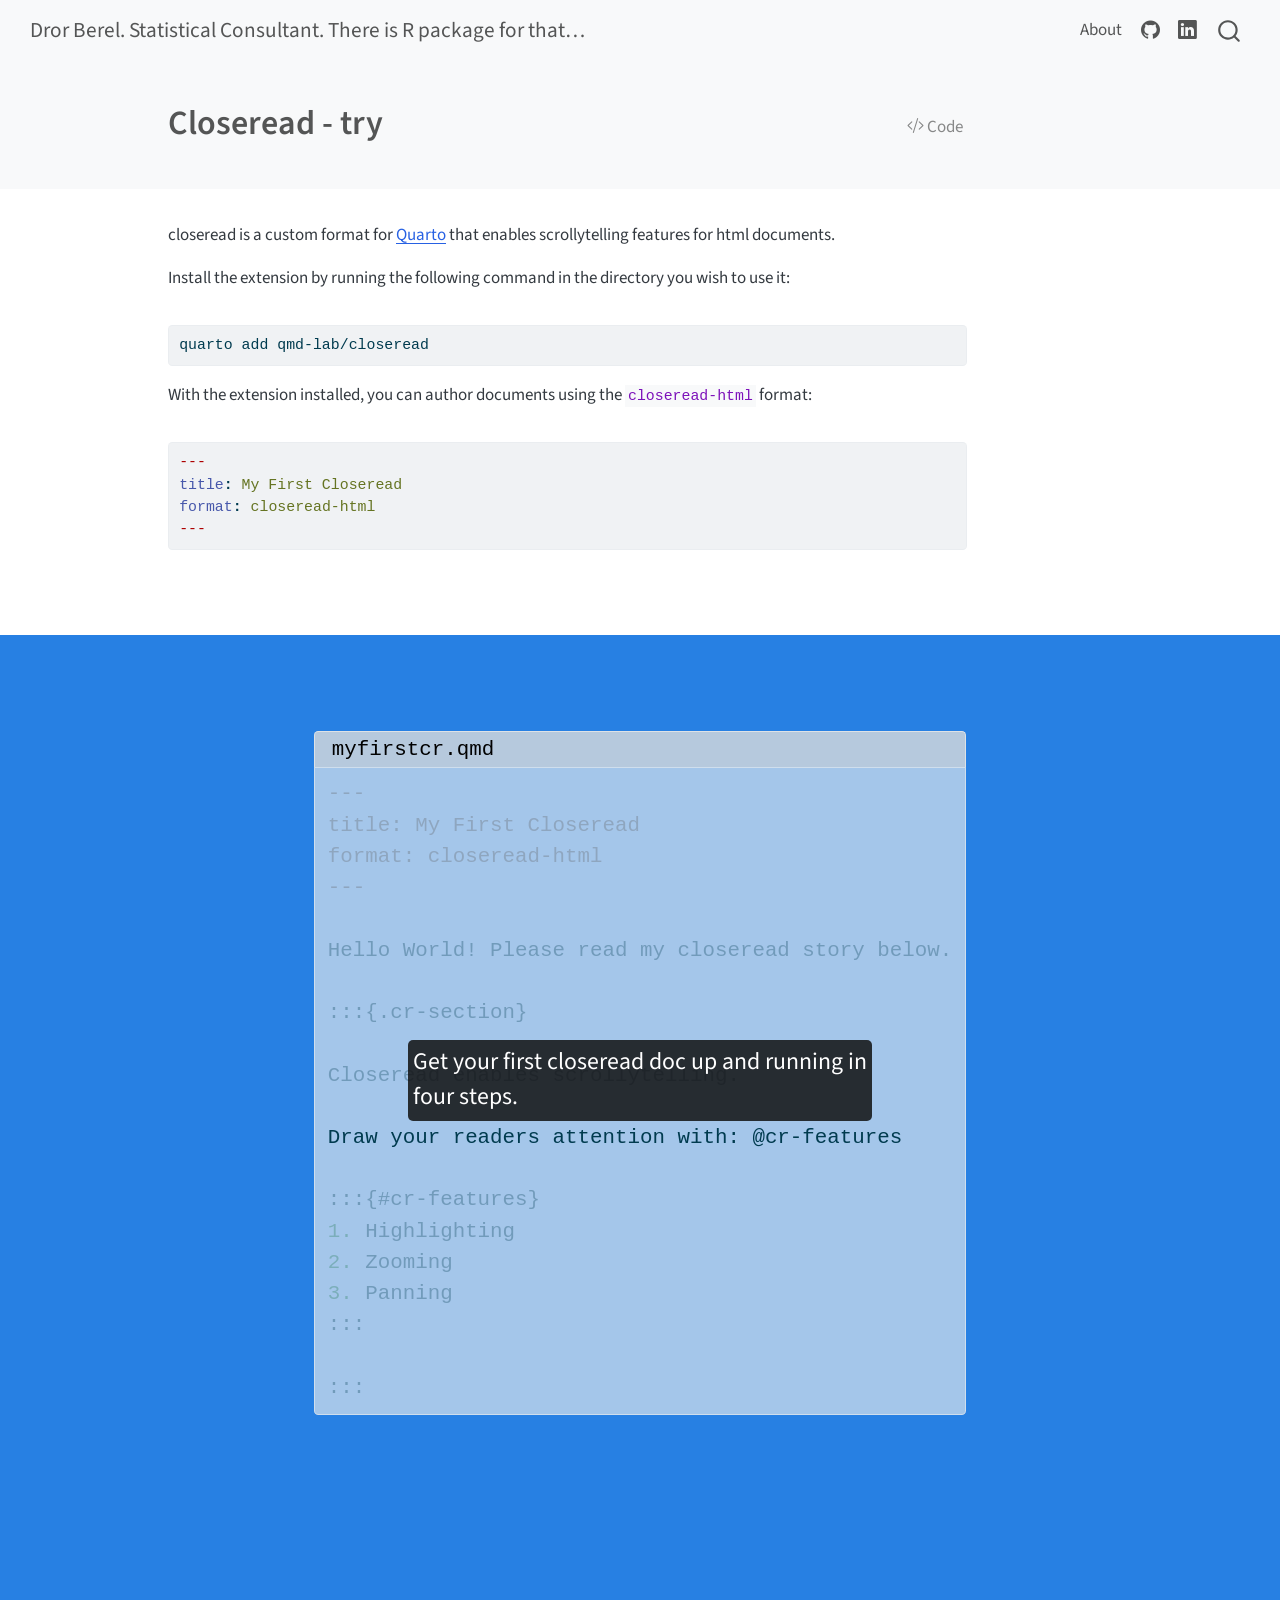
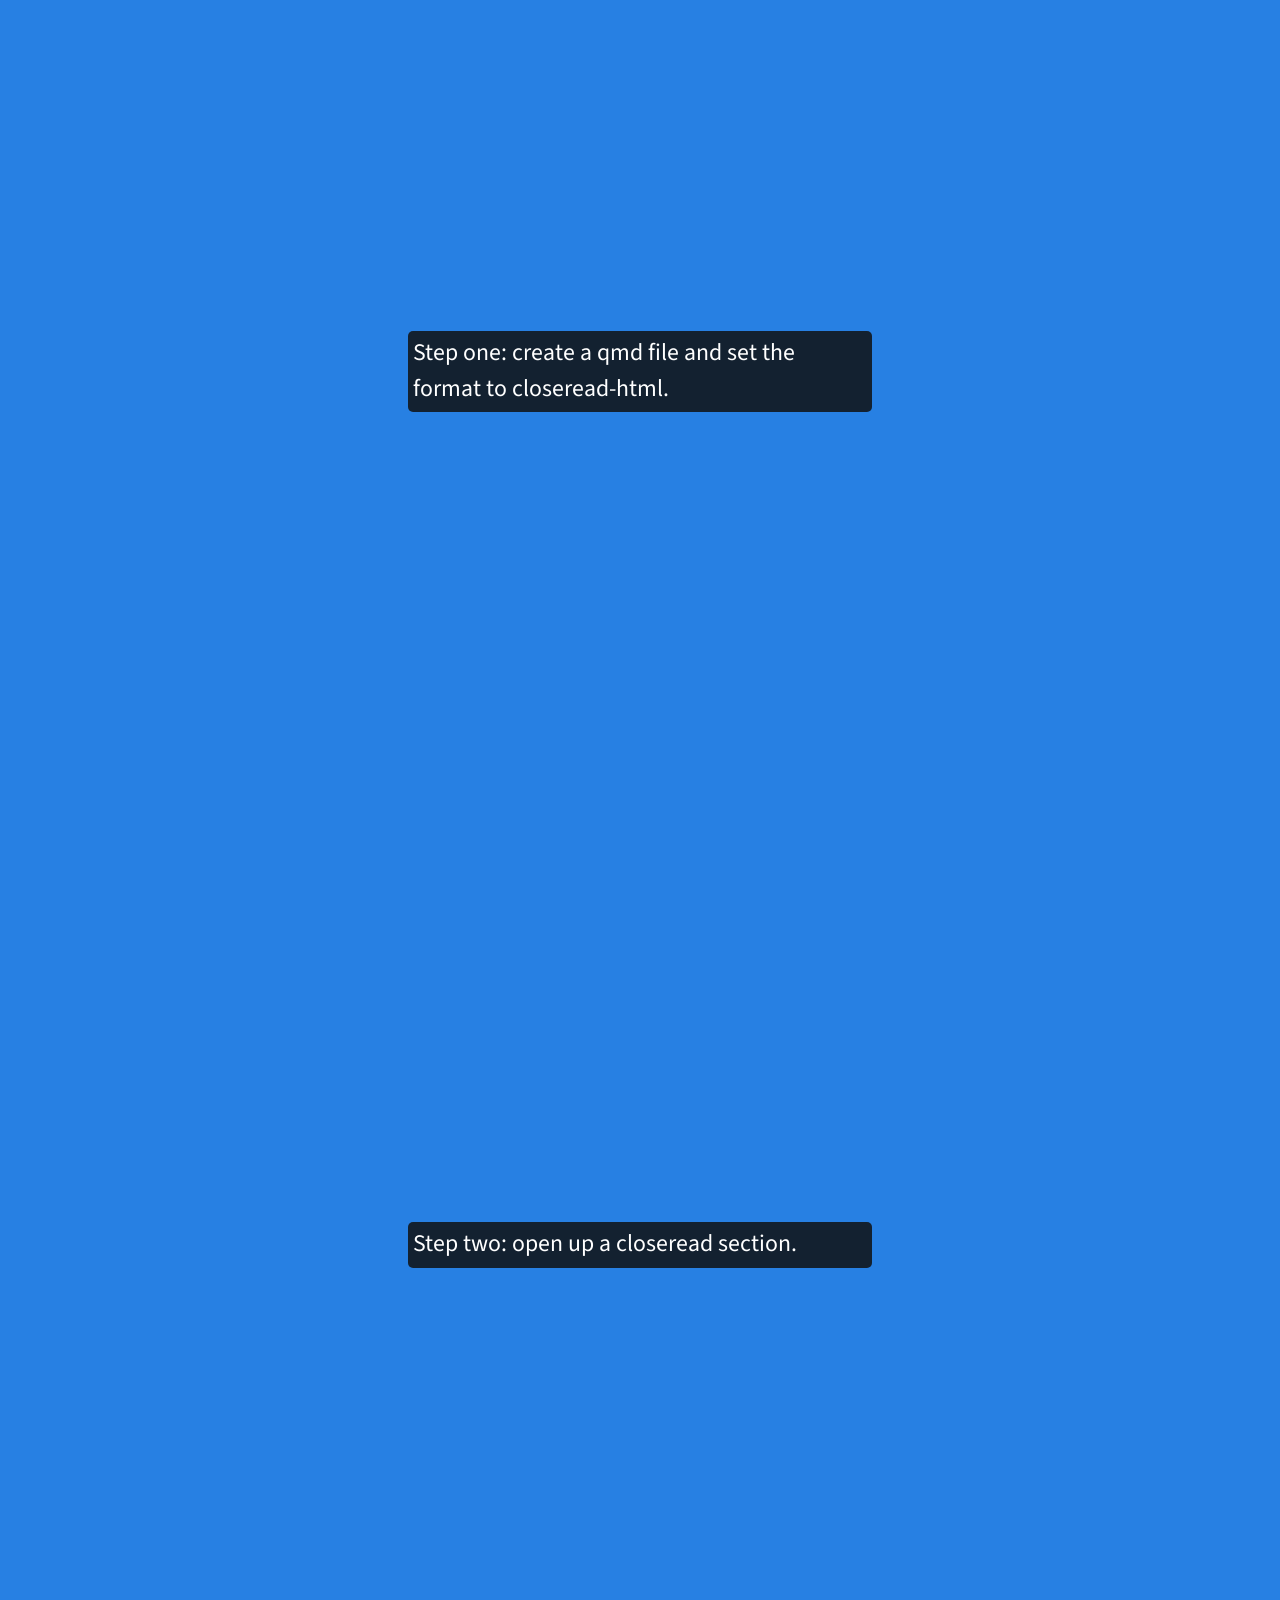
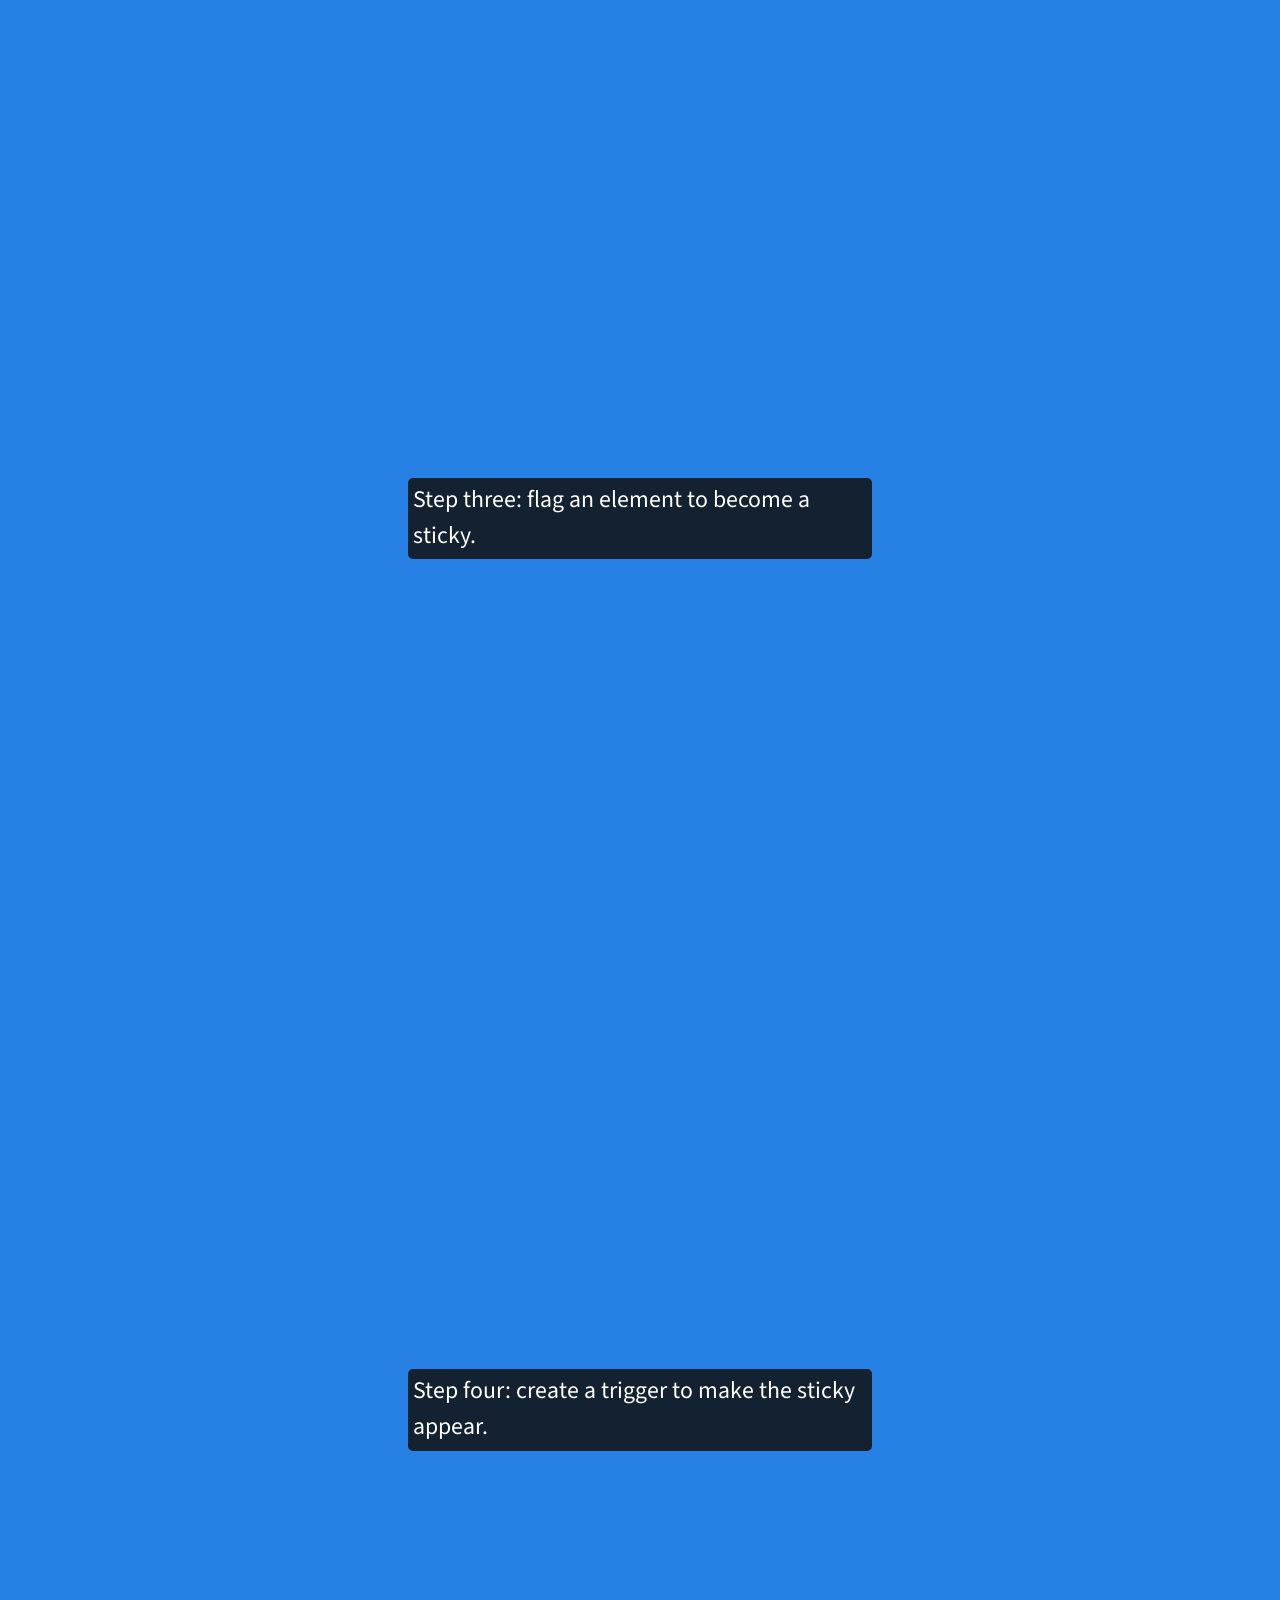
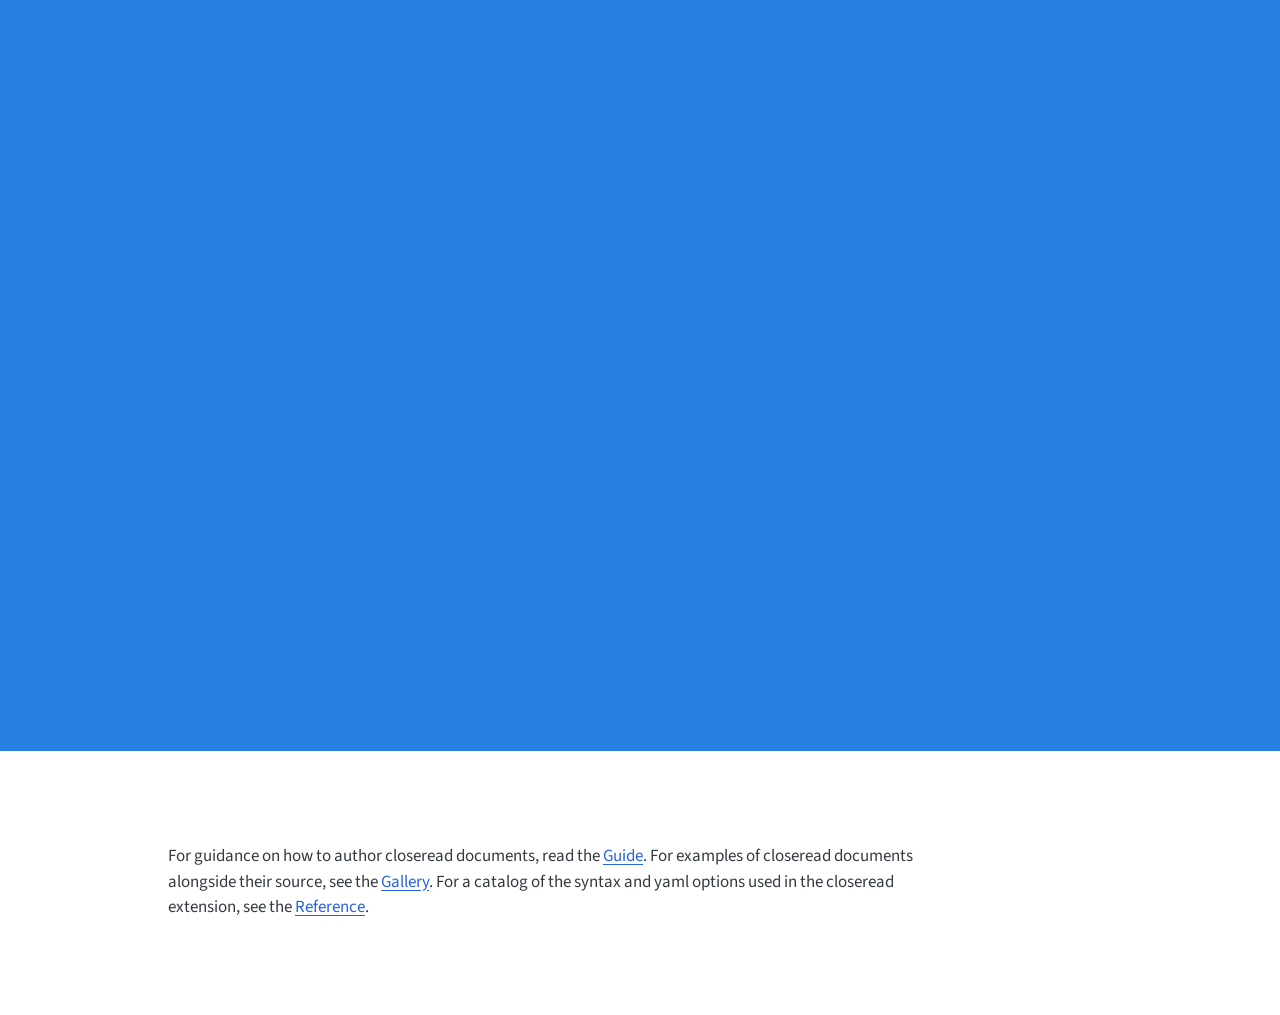
<file: docs/posts/close/index.html>
<!DOCTYPE html>
<html xmlns="http://www.w3.org/1999/xhtml" lang="en" xml:lang="en"><head>

<meta charset="utf-8">
<meta name="generator" content="quarto-1.5.56">

<meta name="viewport" content="width=device-width, initial-scale=1.0, user-scalable=yes">


<title>Closeread - try – Dror Berel. Statistical Consultant. There is R package for that…</title>
<style>
code{white-space: pre-wrap;}
span.smallcaps{font-variant: small-caps;}
div.columns{display: flex; gap: min(4vw, 1.5em);}
div.column{flex: auto; overflow-x: auto;}
div.hanging-indent{margin-left: 1.5em; text-indent: -1.5em;}
ul.task-list{list-style: none;}
ul.task-list li input[type="checkbox"] {
  width: 0.8em;
  margin: 0 0.8em 0.2em -1em; /* quarto-specific, see https://github.com/quarto-dev/quarto-cli/issues/4556 */ 
  vertical-align: middle;
}
/* CSS for syntax highlighting */
pre > code.sourceCode { white-space: pre; position: relative; }
pre > code.sourceCode > span { line-height: 1.25; }
pre > code.sourceCode > span:empty { height: 1.2em; }
.sourceCode { overflow: visible; }
code.sourceCode > span { color: inherit; text-decoration: inherit; }
div.sourceCode { margin: 1em 0; }
pre.sourceCode { margin: 0; }
@media screen {
div.sourceCode { overflow: auto; }
}
@media print {
pre > code.sourceCode { white-space: pre-wrap; }
pre > code.sourceCode > span { display: inline-block; text-indent: -5em; padding-left: 5em; }
}
pre.numberSource code
  { counter-reset: source-line 0; }
pre.numberSource code > span
  { position: relative; left: -4em; counter-increment: source-line; }
pre.numberSource code > span > a:first-child::before
  { content: counter(source-line);
    position: relative; left: -1em; text-align: right; vertical-align: baseline;
    border: none; display: inline-block;
    -webkit-touch-callout: none; -webkit-user-select: none;
    -khtml-user-select: none; -moz-user-select: none;
    -ms-user-select: none; user-select: none;
    padding: 0 4px; width: 4em;
  }
pre.numberSource { margin-left: 3em;  padding-left: 4px; }
div.sourceCode
  {   }
@media screen {
pre > code.sourceCode > span > a:first-child::before { text-decoration: underline; }
}
</style>


<script src="../../site_libs/quarto-nav/quarto-nav.js"></script>
<script src="../../site_libs/quarto-nav/headroom.min.js"></script>
<script src="../../site_libs/clipboard/clipboard.min.js"></script>
<script src="../../site_libs/quarto-search/autocomplete.umd.js"></script>
<script src="../../site_libs/quarto-search/fuse.min.js"></script>
<script src="../../site_libs/quarto-search/quarto-search.js"></script>
<meta name="quarto:offset" content="../../">
<script src="../../site_libs/quarto-html/quarto.js"></script>
<script src="../../site_libs/quarto-html/popper.min.js"></script>
<script src="../../site_libs/quarto-html/tippy.umd.min.js"></script>
<script src="../../site_libs/quarto-html/anchor.min.js"></script>
<link href="../../site_libs/quarto-html/tippy.css" rel="stylesheet">
<link href="../../site_libs/quarto-html/quarto-syntax-highlighting.css" rel="stylesheet" id="quarto-text-highlighting-styles">
<script src="../../site_libs/bootstrap/bootstrap.min.js"></script>
<link href="../../site_libs/bootstrap/bootstrap-icons.css" rel="stylesheet">
<link href="../../site_libs/bootstrap/bootstrap.min.css" rel="stylesheet" id="quarto-bootstrap" data-mode="light">
<script src="../../site_libs/quarto-contrib/intersection-observer-polyfill-1.0.0/intersection-observer.js"></script>
<script src="../../site_libs/quarto-contrib/scrollama-3.2.0/scrollama.min.js"></script>
<script src="../../site_libs/quarto-contrib/closeread-0.1.0/closeread.js"></script>
<script id="quarto-search-options" type="application/json">{
  "location": "navbar",
  "copy-button": false,
  "collapse-after": 3,
  "panel-placement": "end",
  "type": "overlay",
  "limit": 50,
  "keyboard-shortcut": [
    "f",
    "/",
    "s"
  ],
  "show-item-context": false,
  "language": {
    "search-no-results-text": "No results",
    "search-matching-documents-text": "matching documents",
    "search-copy-link-title": "Copy link to search",
    "search-hide-matches-text": "Hide additional matches",
    "search-more-match-text": "more match in this document",
    "search-more-matches-text": "more matches in this document",
    "search-clear-button-title": "Clear",
    "search-text-placeholder": "",
    "search-detached-cancel-button-title": "Cancel",
    "search-submit-button-title": "Submit",
    "search-label": "Search"
  }
}</script>
<meta cr-debug-mode="false">
<meta cr-remove-header-space="true">


<link rel="stylesheet" href="_extensions/qmd-lab/closeread/closeread.css">
<link rel="stylesheet" href="index-styles.css">
</head>

<body class="nav-fixed">

<div id="quarto-search-results"></div>
  <header id="quarto-header" class="headroom fixed-top quarto-banner">
    <nav class="navbar navbar-expand-lg " data-bs-theme="dark">
      <div class="navbar-container container-fluid">
      <div class="navbar-brand-container mx-auto">
    <a class="navbar-brand" href="../../index.html">
    <span class="navbar-title">Dror Berel. Statistical Consultant. There is R package for that…</span>
    </a>
  </div>
            <div id="quarto-search" class="" title="Search"></div>
          <button class="navbar-toggler" type="button" data-bs-toggle="collapse" data-bs-target="#navbarCollapse" aria-controls="navbarCollapse" role="menu" aria-expanded="false" aria-label="Toggle navigation" onclick="if (window.quartoToggleHeadroom) { window.quartoToggleHeadroom(); }">
  <span class="navbar-toggler-icon"></span>
</button>
          <div class="collapse navbar-collapse" id="navbarCollapse">
            <ul class="navbar-nav navbar-nav-scroll ms-auto">
  <li class="nav-item">
    <a class="nav-link" href="../../about.html"> 
<span class="menu-text">About</span></a>
  </li>  
  <li class="nav-item compact">
    <a class="nav-link" href="https://drorberel.github.io/"> <i class="bi bi-github" role="img">
</i> 
<span class="menu-text"></span></a>
  </li>  
  <li class="nav-item compact">
    <a class="nav-link" href="https://www.linkedin.com/in/dror-berel"> <i class="bi bi-linkedin" role="img">
</i> 
<span class="menu-text"></span></a>
  </li>  
</ul>
          </div> <!-- /navcollapse -->
            <div class="quarto-navbar-tools">
</div>
      </div> <!-- /container-fluid -->
    </nav>
</header>
<!-- content -->
<header id="title-block-header" class="quarto-title-block default page-columns page-full">
  <div class="quarto-title-banner page-columns page-full">
    <div class="quarto-title column-body">
      <div class="quarto-title-block"><div><h1 class="title">Closeread - try</h1><button type="button" class="btn code-tools-button" id="quarto-code-tools-source"><i class="bi"></i> Code</button></div></div>
                      </div>
  </div>
    
  
  <div class="quarto-title-meta column-body">

      
    
      
    </div>
    
  
  </header><div id="quarto-content" class="quarto-container page-columns page-rows-contents page-layout-full page-navbar">
<!-- sidebar -->
<!-- margin-sidebar -->
    
<!-- main -->
<main class="content quarto-banner-title-block page-columns page-full column-body" id="quarto-document-content">





<p>closeread is a custom format for <a href="https://quarto.org/">Quarto</a> that enables scrollytelling features for html documents.</p>
<p>Install the extension by running the following command in the directory you wish to use it:</p>
<div class="sourceCode" id="cb1"><pre class="sourceCode bash code-with-copy"><code class="sourceCode bash"><span id="cb1-1"><a href="#cb1-1" aria-hidden="true" tabindex="-1"></a><span class="ex">quarto</span> add qmd-lab/closeread</span></code><button title="Copy to Clipboard" class="code-copy-button"><i class="bi"></i></button></pre></div>
<p>With the extension installed, you can author documents using the <code>closeread-html</code> format:</p>
<div class="sourceCode" id="cb2"><pre class="sourceCode yaml code-with-copy"><code class="sourceCode yaml"><span id="cb2-1"><a href="#cb2-1" aria-hidden="true" tabindex="-1"></a><span class="pp">---</span></span>
<span id="cb2-2"><a href="#cb2-2" aria-hidden="true" tabindex="-1"></a><span class="fu">title</span><span class="kw">:</span><span class="at"> My First Closeread</span></span>
<span id="cb2-3"><a href="#cb2-3" aria-hidden="true" tabindex="-1"></a><span class="fu">format</span><span class="kw">:</span><span class="at"> closeread-html</span></span>
<span id="cb2-4"><a href="#cb2-4" aria-hidden="true" tabindex="-1"></a><span class="pp">---</span></span></code><button title="Copy to Clipboard" class="code-copy-button"><i class="bi"></i></button></pre></div>
<p><br>
<br>
</p>
<div class="cr-section column-screen overlay-center">
<div class="narrative-col">
<div class="trigger new-trigger" data-focus-on="cr-doc">
<div class="narrative">
<p>Get your first closeread doc up and running in four steps.</p>
</div>
</div>
<div class="trigger new-trigger" data-focus-on="cr-doc">
<div class="narrative">
<p>Step one: create a qmd file and set the format to closeread-html.</p>
</div>
</div>
<div class="trigger new-trigger" data-focus-on="cr-doc">
<div class="narrative">
<p>Step two: open up a closeread section.</p>
</div>
</div>
<div class="trigger new-trigger" data-focus-on="cr-doc">
<div class="narrative">
<p>Step three: flag an element to become a sticky.</p>
</div>
</div>
<div class="trigger new-trigger" style="padding-bottom: 100dvh" data-focus-on="cr-doc" data-highlight="12">
<div class="narrative">
<div data-focus-on="cr-doc">
<p>Step four: create a trigger to make the sticky appear.</p>
</div>
</div>
</div>
</div>
<div class="sticky-col">
<div class="sticky-col-stack">
<div id="cr-doc" class="sticky">
<div class="code-with-filename">
<div class="code-with-filename-file">
<pre><strong>myfirstcr.qmd</strong></pre>
</div>
<div class="sourceCode" id="cb3"><pre class="sourceCode markdown code-with-copy"><code class="sourceCode markdown"><span id="cb3-1"><a href="#cb3-1" aria-hidden="true" tabindex="-1"></a><span class="co">---</span></span>
<span id="cb3-2"><a href="#cb3-2" aria-hidden="true" tabindex="-1"></a><span class="an">title:</span><span class="co"> My First Closeread</span></span>
<span id="cb3-3"><a href="#cb3-3" aria-hidden="true" tabindex="-1"></a><span class="an">format:</span><span class="co"> closeread-html</span></span>
<span id="cb3-4"><a href="#cb3-4" aria-hidden="true" tabindex="-1"></a><span class="co">---</span></span>
<span id="cb3-5"><a href="#cb3-5" aria-hidden="true" tabindex="-1"></a></span>
<span id="cb3-6"><a href="#cb3-6" aria-hidden="true" tabindex="-1"></a>Hello World! Please read my closeread story below.</span>
<span id="cb3-7"><a href="#cb3-7" aria-hidden="true" tabindex="-1"></a></span>
<span id="cb3-8"><a href="#cb3-8" aria-hidden="true" tabindex="-1"></a>:::{.cr-section}</span>
<span id="cb3-9"><a href="#cb3-9" aria-hidden="true" tabindex="-1"></a></span>
<span id="cb3-10"><a href="#cb3-10" aria-hidden="true" tabindex="-1"></a>Closeread enables scrollytelling.</span>
<span id="cb3-11"><a href="#cb3-11" aria-hidden="true" tabindex="-1"></a></span>
<span id="cb3-12"><a href="#cb3-12" aria-hidden="true" tabindex="-1"></a>Draw your readers attention with: @cr-features</span>
<span id="cb3-13"><a href="#cb3-13" aria-hidden="true" tabindex="-1"></a></span>
<span id="cb3-14"><a href="#cb3-14" aria-hidden="true" tabindex="-1"></a>:::{#cr-features}</span>
<span id="cb3-15"><a href="#cb3-15" aria-hidden="true" tabindex="-1"></a><span class="ss">1. </span>Highlighting</span>
<span id="cb3-16"><a href="#cb3-16" aria-hidden="true" tabindex="-1"></a><span class="ss">2. </span>Zooming</span>
<span id="cb3-17"><a href="#cb3-17" aria-hidden="true" tabindex="-1"></a><span class="ss">3. </span>Panning</span>
<span id="cb3-18"><a href="#cb3-18" aria-hidden="true" tabindex="-1"></a>:::</span>
<span id="cb3-19"><a href="#cb3-19" aria-hidden="true" tabindex="-1"></a></span>
<span id="cb3-20"><a href="#cb3-20" aria-hidden="true" tabindex="-1"></a>:::</span></code><button title="Copy to Clipboard" class="code-copy-button"><i class="bi"></i></button></pre></div>
</div>
</div>
</div>
</div>
</div>
<p><br>
<br>
<br>
</p>
<p>For guidance on how to author closeread documents, read the <a href="guide/index.qmd">Guide</a>. For examples of closeread documents alongside their source, see the <a href="gallery/index.qmd">Gallery</a>. For a catalog of the syntax and yaml options used in the closeread extension, see the <a href="reference/index.qmd">Reference</a>.</p>


<!-- -->


</main> <!-- /main -->
<script id="quarto-html-after-body" type="application/javascript">
window.document.addEventListener("DOMContentLoaded", function (event) {
  const toggleBodyColorMode = (bsSheetEl) => {
    const mode = bsSheetEl.getAttribute("data-mode");
    const bodyEl = window.document.querySelector("body");
    if (mode === "dark") {
      bodyEl.classList.add("quarto-dark");
      bodyEl.classList.remove("quarto-light");
    } else {
      bodyEl.classList.add("quarto-light");
      bodyEl.classList.remove("quarto-dark");
    }
  }
  const toggleBodyColorPrimary = () => {
    const bsSheetEl = window.document.querySelector("link#quarto-bootstrap");
    if (bsSheetEl) {
      toggleBodyColorMode(bsSheetEl);
    }
  }
  toggleBodyColorPrimary();  
  const icon = "";
  const anchorJS = new window.AnchorJS();
  anchorJS.options = {
    placement: 'right',
    icon: icon
  };
  anchorJS.add('.anchored');
  const isCodeAnnotation = (el) => {
    for (const clz of el.classList) {
      if (clz.startsWith('code-annotation-')) {                     
        return true;
      }
    }
    return false;
  }
  const onCopySuccess = function(e) {
    // button target
    const button = e.trigger;
    // don't keep focus
    button.blur();
    // flash "checked"
    button.classList.add('code-copy-button-checked');
    var currentTitle = button.getAttribute("title");
    button.setAttribute("title", "Copied!");
    let tooltip;
    if (window.bootstrap) {
      button.setAttribute("data-bs-toggle", "tooltip");
      button.setAttribute("data-bs-placement", "left");
      button.setAttribute("data-bs-title", "Copied!");
      tooltip = new bootstrap.Tooltip(button, 
        { trigger: "manual", 
          customClass: "code-copy-button-tooltip",
          offset: [0, -8]});
      tooltip.show();    
    }
    setTimeout(function() {
      if (tooltip) {
        tooltip.hide();
        button.removeAttribute("data-bs-title");
        button.removeAttribute("data-bs-toggle");
        button.removeAttribute("data-bs-placement");
      }
      button.setAttribute("title", currentTitle);
      button.classList.remove('code-copy-button-checked');
    }, 1000);
    // clear code selection
    e.clearSelection();
  }
  const getTextToCopy = function(trigger) {
      const codeEl = trigger.previousElementSibling.cloneNode(true);
      for (const childEl of codeEl.children) {
        if (isCodeAnnotation(childEl)) {
          childEl.remove();
        }
      }
      return codeEl.innerText;
  }
  const clipboard = new window.ClipboardJS('.code-copy-button:not([data-in-quarto-modal])', {
    text: getTextToCopy
  });
  clipboard.on('success', onCopySuccess);
  if (window.document.getElementById('quarto-embedded-source-code-modal')) {
    // For code content inside modals, clipBoardJS needs to be initialized with a container option
    // TODO: Check when it could be a function (https://github.com/zenorocha/clipboard.js/issues/860)
    const clipboardModal = new window.ClipboardJS('.code-copy-button[data-in-quarto-modal]', {
      text: getTextToCopy,
      container: window.document.getElementById('quarto-embedded-source-code-modal')
    });
    clipboardModal.on('success', onCopySuccess);
  }
  const viewSource = window.document.getElementById('quarto-view-source') ||
                     window.document.getElementById('quarto-code-tools-source');
  if (viewSource) {
    const sourceUrl = viewSource.getAttribute("data-quarto-source-url");
    viewSource.addEventListener("click", function(e) {
      if (sourceUrl) {
        // rstudio viewer pane
        if (/\bcapabilities=\b/.test(window.location)) {
          window.open(sourceUrl);
        } else {
          window.location.href = sourceUrl;
        }
      } else {
        const modal = new bootstrap.Modal(document.getElementById('quarto-embedded-source-code-modal'));
        modal.show();
      }
      return false;
    });
  }
  function toggleCodeHandler(show) {
    return function(e) {
      const detailsSrc = window.document.querySelectorAll(".cell > details > .sourceCode");
      for (let i=0; i<detailsSrc.length; i++) {
        const details = detailsSrc[i].parentElement;
        if (show) {
          details.open = true;
        } else {
          details.removeAttribute("open");
        }
      }
      const cellCodeDivs = window.document.querySelectorAll(".cell > .sourceCode");
      const fromCls = show ? "hidden" : "unhidden";
      const toCls = show ? "unhidden" : "hidden";
      for (let i=0; i<cellCodeDivs.length; i++) {
        const codeDiv = cellCodeDivs[i];
        if (codeDiv.classList.contains(fromCls)) {
          codeDiv.classList.remove(fromCls);
          codeDiv.classList.add(toCls);
        } 
      }
      return false;
    }
  }
  const hideAllCode = window.document.getElementById("quarto-hide-all-code");
  if (hideAllCode) {
    hideAllCode.addEventListener("click", toggleCodeHandler(false));
  }
  const showAllCode = window.document.getElementById("quarto-show-all-code");
  if (showAllCode) {
    showAllCode.addEventListener("click", toggleCodeHandler(true));
  }
    var localhostRegex = new RegExp(/^(?:http|https):\/\/localhost\:?[0-9]*\//);
    var mailtoRegex = new RegExp(/^mailto:/);
      var filterRegex = new RegExp('/' + window.location.host + '/');
    var isInternal = (href) => {
        return filterRegex.test(href) || localhostRegex.test(href) || mailtoRegex.test(href);
    }
    // Inspect non-navigation links and adorn them if external
 	var links = window.document.querySelectorAll('a[href]:not(.nav-link):not(.navbar-brand):not(.toc-action):not(.sidebar-link):not(.sidebar-item-toggle):not(.pagination-link):not(.no-external):not([aria-hidden]):not(.dropdown-item):not(.quarto-navigation-tool):not(.about-link)');
    for (var i=0; i<links.length; i++) {
      const link = links[i];
      if (!isInternal(link.href)) {
        // undo the damage that might have been done by quarto-nav.js in the case of
        // links that we want to consider external
        if (link.dataset.originalHref !== undefined) {
          link.href = link.dataset.originalHref;
        }
      }
    }
  function tippyHover(el, contentFn, onTriggerFn, onUntriggerFn) {
    const config = {
      allowHTML: true,
      maxWidth: 500,
      delay: 100,
      arrow: false,
      appendTo: function(el) {
          return el.parentElement;
      },
      interactive: true,
      interactiveBorder: 10,
      theme: 'quarto',
      placement: 'bottom-start',
    };
    if (contentFn) {
      config.content = contentFn;
    }
    if (onTriggerFn) {
      config.onTrigger = onTriggerFn;
    }
    if (onUntriggerFn) {
      config.onUntrigger = onUntriggerFn;
    }
    window.tippy(el, config); 
  }
  const noterefs = window.document.querySelectorAll('a[role="doc-noteref"]');
  for (var i=0; i<noterefs.length; i++) {
    const ref = noterefs[i];
    tippyHover(ref, function() {
      // use id or data attribute instead here
      let href = ref.getAttribute('data-footnote-href') || ref.getAttribute('href');
      try { href = new URL(href).hash; } catch {}
      const id = href.replace(/^#\/?/, "");
      const note = window.document.getElementById(id);
      if (note) {
        return note.innerHTML;
      } else {
        return "";
      }
    });
  }
  const xrefs = window.document.querySelectorAll('a.quarto-xref');
  const processXRef = (id, note) => {
    // Strip column container classes
    const stripColumnClz = (el) => {
      el.classList.remove("page-full", "page-columns");
      if (el.children) {
        for (const child of el.children) {
          stripColumnClz(child);
        }
      }
    }
    stripColumnClz(note)
    if (id === null || id.startsWith('sec-')) {
      // Special case sections, only their first couple elements
      const container = document.createElement("div");
      if (note.children && note.children.length > 2) {
        container.appendChild(note.children[0].cloneNode(true));
        for (let i = 1; i < note.children.length; i++) {
          const child = note.children[i];
          if (child.tagName === "P" && child.innerText === "") {
            continue;
          } else {
            container.appendChild(child.cloneNode(true));
            break;
          }
        }
        if (window.Quarto?.typesetMath) {
          window.Quarto.typesetMath(container);
        }
        return container.innerHTML
      } else {
        if (window.Quarto?.typesetMath) {
          window.Quarto.typesetMath(note);
        }
        return note.innerHTML;
      }
    } else {
      // Remove any anchor links if they are present
      const anchorLink = note.querySelector('a.anchorjs-link');
      if (anchorLink) {
        anchorLink.remove();
      }
      if (window.Quarto?.typesetMath) {
        window.Quarto.typesetMath(note);
      }
      // TODO in 1.5, we should make sure this works without a callout special case
      if (note.classList.contains("callout")) {
        return note.outerHTML;
      } else {
        return note.innerHTML;
      }
    }
  }
  for (var i=0; i<xrefs.length; i++) {
    const xref = xrefs[i];
    tippyHover(xref, undefined, function(instance) {
      instance.disable();
      let url = xref.getAttribute('href');
      let hash = undefined; 
      if (url.startsWith('#')) {
        hash = url;
      } else {
        try { hash = new URL(url).hash; } catch {}
      }
      if (hash) {
        const id = hash.replace(/^#\/?/, "");
        const note = window.document.getElementById(id);
        if (note !== null) {
          try {
            const html = processXRef(id, note.cloneNode(true));
            instance.setContent(html);
          } finally {
            instance.enable();
            instance.show();
          }
        } else {
          // See if we can fetch this
          fetch(url.split('#')[0])
          .then(res => res.text())
          .then(html => {
            const parser = new DOMParser();
            const htmlDoc = parser.parseFromString(html, "text/html");
            const note = htmlDoc.getElementById(id);
            if (note !== null) {
              const html = processXRef(id, note);
              instance.setContent(html);
            } 
          }).finally(() => {
            instance.enable();
            instance.show();
          });
        }
      } else {
        // See if we can fetch a full url (with no hash to target)
        // This is a special case and we should probably do some content thinning / targeting
        fetch(url)
        .then(res => res.text())
        .then(html => {
          const parser = new DOMParser();
          const htmlDoc = parser.parseFromString(html, "text/html");
          const note = htmlDoc.querySelector('main.content');
          if (note !== null) {
            // This should only happen for chapter cross references
            // (since there is no id in the URL)
            // remove the first header
            if (note.children.length > 0 && note.children[0].tagName === "HEADER") {
              note.children[0].remove();
            }
            const html = processXRef(null, note);
            instance.setContent(html);
          } 
        }).finally(() => {
          instance.enable();
          instance.show();
        });
      }
    }, function(instance) {
    });
  }
      let selectedAnnoteEl;
      const selectorForAnnotation = ( cell, annotation) => {
        let cellAttr = 'data-code-cell="' + cell + '"';
        let lineAttr = 'data-code-annotation="' +  annotation + '"';
        const selector = 'span[' + cellAttr + '][' + lineAttr + ']';
        return selector;
      }
      const selectCodeLines = (annoteEl) => {
        const doc = window.document;
        const targetCell = annoteEl.getAttribute("data-target-cell");
        const targetAnnotation = annoteEl.getAttribute("data-target-annotation");
        const annoteSpan = window.document.querySelector(selectorForAnnotation(targetCell, targetAnnotation));
        const lines = annoteSpan.getAttribute("data-code-lines").split(",");
        const lineIds = lines.map((line) => {
          return targetCell + "-" + line;
        })
        let top = null;
        let height = null;
        let parent = null;
        if (lineIds.length > 0) {
            //compute the position of the single el (top and bottom and make a div)
            const el = window.document.getElementById(lineIds[0]);
            top = el.offsetTop;
            height = el.offsetHeight;
            parent = el.parentElement.parentElement;
          if (lineIds.length > 1) {
            const lastEl = window.document.getElementById(lineIds[lineIds.length - 1]);
            const bottom = lastEl.offsetTop + lastEl.offsetHeight;
            height = bottom - top;
          }
          if (top !== null && height !== null && parent !== null) {
            // cook up a div (if necessary) and position it 
            let div = window.document.getElementById("code-annotation-line-highlight");
            if (div === null) {
              div = window.document.createElement("div");
              div.setAttribute("id", "code-annotation-line-highlight");
              div.style.position = 'absolute';
              parent.appendChild(div);
            }
            div.style.top = top - 2 + "px";
            div.style.height = height + 4 + "px";
            div.style.left = 0;
            let gutterDiv = window.document.getElementById("code-annotation-line-highlight-gutter");
            if (gutterDiv === null) {
              gutterDiv = window.document.createElement("div");
              gutterDiv.setAttribute("id", "code-annotation-line-highlight-gutter");
              gutterDiv.style.position = 'absolute';
              const codeCell = window.document.getElementById(targetCell);
              const gutter = codeCell.querySelector('.code-annotation-gutter');
              gutter.appendChild(gutterDiv);
            }
            gutterDiv.style.top = top - 2 + "px";
            gutterDiv.style.height = height + 4 + "px";
          }
          selectedAnnoteEl = annoteEl;
        }
      };
      const unselectCodeLines = () => {
        const elementsIds = ["code-annotation-line-highlight", "code-annotation-line-highlight-gutter"];
        elementsIds.forEach((elId) => {
          const div = window.document.getElementById(elId);
          if (div) {
            div.remove();
          }
        });
        selectedAnnoteEl = undefined;
      };
        // Handle positioning of the toggle
    window.addEventListener(
      "resize",
      throttle(() => {
        elRect = undefined;
        if (selectedAnnoteEl) {
          selectCodeLines(selectedAnnoteEl);
        }
      }, 10)
    );
    function throttle(fn, ms) {
    let throttle = false;
    let timer;
      return (...args) => {
        if(!throttle) { // first call gets through
            fn.apply(this, args);
            throttle = true;
        } else { // all the others get throttled
            if(timer) clearTimeout(timer); // cancel #2
            timer = setTimeout(() => {
              fn.apply(this, args);
              timer = throttle = false;
            }, ms);
        }
      };
    }
      // Attach click handler to the DT
      const annoteDls = window.document.querySelectorAll('dt[data-target-cell]');
      for (const annoteDlNode of annoteDls) {
        annoteDlNode.addEventListener('click', (event) => {
          const clickedEl = event.target;
          if (clickedEl !== selectedAnnoteEl) {
            unselectCodeLines();
            const activeEl = window.document.querySelector('dt[data-target-cell].code-annotation-active');
            if (activeEl) {
              activeEl.classList.remove('code-annotation-active');
            }
            selectCodeLines(clickedEl);
            clickedEl.classList.add('code-annotation-active');
          } else {
            // Unselect the line
            unselectCodeLines();
            clickedEl.classList.remove('code-annotation-active');
          }
        });
      }
  const findCites = (el) => {
    const parentEl = el.parentElement;
    if (parentEl) {
      const cites = parentEl.dataset.cites;
      if (cites) {
        return {
          el,
          cites: cites.split(' ')
        };
      } else {
        return findCites(el.parentElement)
      }
    } else {
      return undefined;
    }
  };
  var bibliorefs = window.document.querySelectorAll('a[role="doc-biblioref"]');
  for (var i=0; i<bibliorefs.length; i++) {
    const ref = bibliorefs[i];
    const citeInfo = findCites(ref);
    if (citeInfo) {
      tippyHover(citeInfo.el, function() {
        var popup = window.document.createElement('div');
        citeInfo.cites.forEach(function(cite) {
          var citeDiv = window.document.createElement('div');
          citeDiv.classList.add('hanging-indent');
          citeDiv.classList.add('csl-entry');
          var biblioDiv = window.document.getElementById('ref-' + cite);
          if (biblioDiv) {
            citeDiv.innerHTML = biblioDiv.innerHTML;
          }
          popup.appendChild(citeDiv);
        });
        return popup.innerHTML;
      });
    }
  }
});
</script><div class="modal fade" id="quarto-embedded-source-code-modal" tabindex="-1" aria-labelledby="quarto-embedded-source-code-modal-label" aria-hidden="true"><div class="modal-dialog modal-dialog-scrollable"><div class="modal-content"><div class="modal-header"><h5 class="modal-title" id="quarto-embedded-source-code-modal-label">Source Code</h5><button class="btn-close" data-bs-dismiss="modal"></button></div><div class="modal-body"><div class="">
<div class="sourceCode" id="cb4" data-shortcodes="false"><pre class="sourceCode markdown code-with-copy"><code class="sourceCode markdown"><span id="cb4-1"><a href="#cb4-1" aria-hidden="true" tabindex="-1"></a><span class="co">---</span></span>
<span id="cb4-2"><a href="#cb4-2" aria-hidden="true" tabindex="-1"></a><span class="an">title:</span><span class="co"> "Closeread - try"</span></span>
<span id="cb4-3"><a href="#cb4-3" aria-hidden="true" tabindex="-1"></a><span class="an">format:</span></span>
<span id="cb4-4"><a href="#cb4-4" aria-hidden="true" tabindex="-1"></a><span class="co">  closeread-html:</span></span>
<span id="cb4-5"><a href="#cb4-5" aria-hidden="true" tabindex="-1"></a><span class="co">    theme: cosmo</span></span>
<span id="cb4-6"><a href="#cb4-6" aria-hidden="true" tabindex="-1"></a><span class="co">    css: index-styles.css</span></span>
<span id="cb4-7"><a href="#cb4-7" aria-hidden="true" tabindex="-1"></a><span class="co">    remove-header-space: true</span></span>
<span id="cb4-8"><a href="#cb4-8" aria-hidden="true" tabindex="-1"></a><span class="co">    code-tools: true</span></span>
<span id="cb4-9"><a href="#cb4-9" aria-hidden="true" tabindex="-1"></a><span class="co">---</span></span>
<span id="cb4-10"><a href="#cb4-10" aria-hidden="true" tabindex="-1"></a></span>
<span id="cb4-11"><a href="#cb4-11" aria-hidden="true" tabindex="-1"></a>closeread is a custom format for <span class="co">[</span><span class="ot">Quarto</span><span class="co">](https://quarto.org/)</span> that enables scrollytelling features for html documents.</span>
<span id="cb4-12"><a href="#cb4-12" aria-hidden="true" tabindex="-1"></a></span>
<span id="cb4-13"><a href="#cb4-13" aria-hidden="true" tabindex="-1"></a>Install the extension by running the following command in the directory you wish to use it:</span>
<span id="cb4-14"><a href="#cb4-14" aria-hidden="true" tabindex="-1"></a></span>
<span id="cb4-15"><a href="#cb4-15" aria-hidden="true" tabindex="-1"></a><span class="in">``` bash</span></span>
<span id="cb4-16"><a href="#cb4-16" aria-hidden="true" tabindex="-1"></a><span class="ex">quarto</span> add qmd-lab/closeread</span>
<span id="cb4-17"><a href="#cb4-17" aria-hidden="true" tabindex="-1"></a><span class="in">```</span></span>
<span id="cb4-18"><a href="#cb4-18" aria-hidden="true" tabindex="-1"></a></span>
<span id="cb4-19"><a href="#cb4-19" aria-hidden="true" tabindex="-1"></a>With the extension installed, you can author documents using the <span class="in">`closeread-html`</span> format:</span>
<span id="cb4-20"><a href="#cb4-20" aria-hidden="true" tabindex="-1"></a></span>
<span id="cb4-21"><a href="#cb4-21" aria-hidden="true" tabindex="-1"></a><span class="in">``` yaml</span></span>
<span id="cb4-22"><a href="#cb4-22" aria-hidden="true" tabindex="-1"></a><span class="pp">---</span></span>
<span id="cb4-23"><a href="#cb4-23" aria-hidden="true" tabindex="-1"></a><span class="fu">title</span><span class="kw">:</span><span class="at"> My First Closeread</span></span>
<span id="cb4-24"><a href="#cb4-24" aria-hidden="true" tabindex="-1"></a><span class="fu">format</span><span class="kw">:</span><span class="at"> closeread-html</span></span>
<span id="cb4-25"><a href="#cb4-25" aria-hidden="true" tabindex="-1"></a><span class="pp">---</span></span>
<span id="cb4-26"><a href="#cb4-26" aria-hidden="true" tabindex="-1"></a><span class="in">```</span></span>
<span id="cb4-27"><a href="#cb4-27" aria-hidden="true" tabindex="-1"></a></span>
<span id="cb4-28"><a href="#cb4-28" aria-hidden="true" tabindex="-1"></a>\</span>
<span id="cb4-29"><a href="#cb4-29" aria-hidden="true" tabindex="-1"></a>\</span>
<span id="cb4-30"><a href="#cb4-30" aria-hidden="true" tabindex="-1"></a></span>
<span id="cb4-31"><a href="#cb4-31" aria-hidden="true" tabindex="-1"></a>::: {.cr-section layout="overlay-center" style="font-size: 1.5em; background-color: rgba(39, 128, 227, 0.2);"}</span>
<span id="cb4-32"><a href="#cb4-32" aria-hidden="true" tabindex="-1"></a>Get your first closeread doc up and running in four steps. @cr-doc</span>
<span id="cb4-33"><a href="#cb4-33" aria-hidden="true" tabindex="-1"></a></span>
<span id="cb4-34"><a href="#cb4-34" aria-hidden="true" tabindex="-1"></a>Step one: create a qmd file and set the format to closeread-html. @cr-doc</span>
<span id="cb4-35"><a href="#cb4-35" aria-hidden="true" tabindex="-1"></a></span>
<span id="cb4-36"><a href="#cb4-36" aria-hidden="true" tabindex="-1"></a>Step two: open up a closeread section. @cr-doc</span>
<span id="cb4-37"><a href="#cb4-37" aria-hidden="true" tabindex="-1"></a></span>
<span id="cb4-38"><a href="#cb4-38" aria-hidden="true" tabindex="-1"></a>Step three: flag an element to become a sticky. @cr-doc</span>
<span id="cb4-39"><a href="#cb4-39" aria-hidden="true" tabindex="-1"></a></span>
<span id="cb4-40"><a href="#cb4-40" aria-hidden="true" tabindex="-1"></a>::: {focus-on="cr-doc" highlight="12" style="padding-bottom: 100dvh"}</span>
<span id="cb4-41"><a href="#cb4-41" aria-hidden="true" tabindex="-1"></a>Step four: create a trigger to make the sticky appear. @cr-doc</span>
<span id="cb4-42"><a href="#cb4-42" aria-hidden="true" tabindex="-1"></a>:::</span>
<span id="cb4-43"><a href="#cb4-43" aria-hidden="true" tabindex="-1"></a></span>
<span id="cb4-44"><a href="#cb4-44" aria-hidden="true" tabindex="-1"></a>::: {#cr-doc filename="myfirstcr.qmd"}</span>
<span id="cb4-45"><a href="#cb4-45" aria-hidden="true" tabindex="-1"></a><span class="in">``` markdown</span></span>
<span id="cb4-46"><a href="#cb4-46" aria-hidden="true" tabindex="-1"></a>---</span>
<span id="cb4-47"><a href="#cb4-47" aria-hidden="true" tabindex="-1"></a>title: My First Closeread</span>
<span id="cb4-48"><a href="#cb4-48" aria-hidden="true" tabindex="-1"></a>format: closeread-html</span>
<span id="cb4-49"><a href="#cb4-49" aria-hidden="true" tabindex="-1"></a>---</span>
<span id="cb4-50"><a href="#cb4-50" aria-hidden="true" tabindex="-1"></a></span>
<span id="cb4-51"><a href="#cb4-51" aria-hidden="true" tabindex="-1"></a>Hello World! Please read my closeread story below.</span>
<span id="cb4-52"><a href="#cb4-52" aria-hidden="true" tabindex="-1"></a></span>
<span id="cb4-53"><a href="#cb4-53" aria-hidden="true" tabindex="-1"></a>:::{.cr-section}</span>
<span id="cb4-54"><a href="#cb4-54" aria-hidden="true" tabindex="-1"></a></span>
<span id="cb4-55"><a href="#cb4-55" aria-hidden="true" tabindex="-1"></a>Closeread enables scrollytelling.</span>
<span id="cb4-56"><a href="#cb4-56" aria-hidden="true" tabindex="-1"></a></span>
<span id="cb4-57"><a href="#cb4-57" aria-hidden="true" tabindex="-1"></a>Draw your readers attention with: @cr-features</span>
<span id="cb4-58"><a href="#cb4-58" aria-hidden="true" tabindex="-1"></a></span>
<span id="cb4-59"><a href="#cb4-59" aria-hidden="true" tabindex="-1"></a>:::{#cr-features}</span>
<span id="cb4-60"><a href="#cb4-60" aria-hidden="true" tabindex="-1"></a><span class="ss">1. </span>Highlighting</span>
<span id="cb4-61"><a href="#cb4-61" aria-hidden="true" tabindex="-1"></a><span class="ss">2. </span>Zooming</span>
<span id="cb4-62"><a href="#cb4-62" aria-hidden="true" tabindex="-1"></a><span class="ss">3. </span>Panning</span>
<span id="cb4-63"><a href="#cb4-63" aria-hidden="true" tabindex="-1"></a>:::</span>
<span id="cb4-64"><a href="#cb4-64" aria-hidden="true" tabindex="-1"></a></span>
<span id="cb4-65"><a href="#cb4-65" aria-hidden="true" tabindex="-1"></a>:::</span>
<span id="cb4-66"><a href="#cb4-66" aria-hidden="true" tabindex="-1"></a><span class="in">```</span></span>
<span id="cb4-67"><a href="#cb4-67" aria-hidden="true" tabindex="-1"></a>:::</span>
<span id="cb4-68"><a href="#cb4-68" aria-hidden="true" tabindex="-1"></a>:::</span>
<span id="cb4-69"><a href="#cb4-69" aria-hidden="true" tabindex="-1"></a></span>
<span id="cb4-70"><a href="#cb4-70" aria-hidden="true" tabindex="-1"></a>\</span>
<span id="cb4-71"><a href="#cb4-71" aria-hidden="true" tabindex="-1"></a>\</span>
<span id="cb4-72"><a href="#cb4-72" aria-hidden="true" tabindex="-1"></a>\</span>
<span id="cb4-73"><a href="#cb4-73" aria-hidden="true" tabindex="-1"></a></span>
<span id="cb4-74"><a href="#cb4-74" aria-hidden="true" tabindex="-1"></a>For guidance on how to author closeread documents, read the <span class="co">[</span><span class="ot">Guide</span><span class="co">](guide/index.qmd)</span>. For examples of closeread documents alongside their source, see the <span class="co">[</span><span class="ot">Gallery</span><span class="co">](gallery/index.qmd)</span>. For a catalog of the syntax and yaml options used in the closeread extension, see the <span class="co">[</span><span class="ot">Reference</span><span class="co">](reference/index.qmd)</span>.</span></code><button title="Copy to Clipboard" class="code-copy-button" data-in-quarto-modal=""><i class="bi"></i></button></pre></div>
</div></div></div></div></div>
</div> <!-- /content -->




</body></html>
</file>
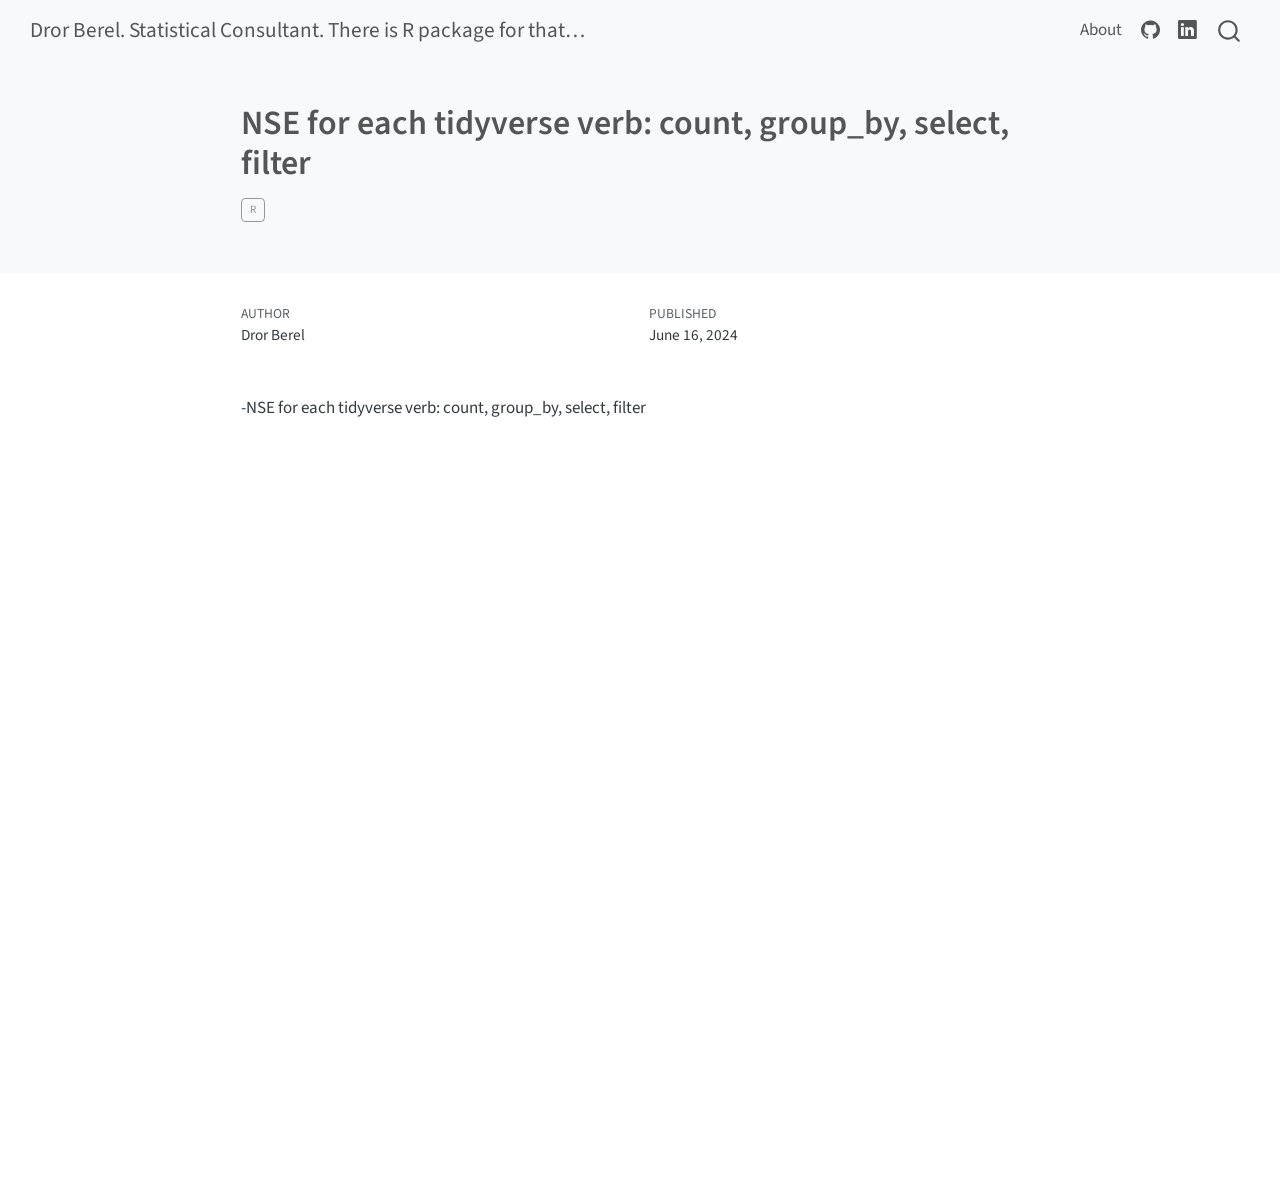
<file: docs/posts/NSE/index.html>
<!DOCTYPE html>
<html xmlns="http://www.w3.org/1999/xhtml" lang="en" xml:lang="en"><head>

<meta charset="utf-8">
<meta name="generator" content="quarto-1.5.56">

<meta name="viewport" content="width=device-width, initial-scale=1.0, user-scalable=yes">

<meta name="author" content="Dror Berel">
<meta name="dcterms.date" content="2024-06-16">

<title>NSE for each tidyverse verb: count, group_by, select, filter – Dror Berel. Statistical Consultant. There is R package for that…</title>
<style>
code{white-space: pre-wrap;}
span.smallcaps{font-variant: small-caps;}
div.columns{display: flex; gap: min(4vw, 1.5em);}
div.column{flex: auto; overflow-x: auto;}
div.hanging-indent{margin-left: 1.5em; text-indent: -1.5em;}
ul.task-list{list-style: none;}
ul.task-list li input[type="checkbox"] {
  width: 0.8em;
  margin: 0 0.8em 0.2em -1em; /* quarto-specific, see https://github.com/quarto-dev/quarto-cli/issues/4556 */ 
  vertical-align: middle;
}
</style>


<script src="../../site_libs/quarto-nav/quarto-nav.js"></script>
<script src="../../site_libs/quarto-nav/headroom.min.js"></script>
<script src="../../site_libs/clipboard/clipboard.min.js"></script>
<script src="../../site_libs/quarto-search/autocomplete.umd.js"></script>
<script src="../../site_libs/quarto-search/fuse.min.js"></script>
<script src="../../site_libs/quarto-search/quarto-search.js"></script>
<meta name="quarto:offset" content="../../">
<script src="../../site_libs/quarto-html/quarto.js"></script>
<script src="../../site_libs/quarto-html/popper.min.js"></script>
<script src="../../site_libs/quarto-html/tippy.umd.min.js"></script>
<script src="../../site_libs/quarto-html/anchor.min.js"></script>
<link href="../../site_libs/quarto-html/tippy.css" rel="stylesheet">
<link href="../../site_libs/quarto-html/quarto-syntax-highlighting.css" rel="stylesheet" id="quarto-text-highlighting-styles">
<script src="../../site_libs/bootstrap/bootstrap.min.js"></script>
<link href="../../site_libs/bootstrap/bootstrap-icons.css" rel="stylesheet">
<link href="../../site_libs/bootstrap/bootstrap.min.css" rel="stylesheet" id="quarto-bootstrap" data-mode="light">
<script id="quarto-search-options" type="application/json">{
  "location": "navbar",
  "copy-button": false,
  "collapse-after": 3,
  "panel-placement": "end",
  "type": "overlay",
  "limit": 50,
  "keyboard-shortcut": [
    "f",
    "/",
    "s"
  ],
  "show-item-context": false,
  "language": {
    "search-no-results-text": "No results",
    "search-matching-documents-text": "matching documents",
    "search-copy-link-title": "Copy link to search",
    "search-hide-matches-text": "Hide additional matches",
    "search-more-match-text": "more match in this document",
    "search-more-matches-text": "more matches in this document",
    "search-clear-button-title": "Clear",
    "search-text-placeholder": "",
    "search-detached-cancel-button-title": "Cancel",
    "search-submit-button-title": "Submit",
    "search-label": "Search"
  }
}</script>


<link rel="stylesheet" href="../../styles.css">
</head>

<body class="nav-fixed fullcontent">

<div id="quarto-search-results"></div>
  <header id="quarto-header" class="headroom fixed-top quarto-banner">
    <nav class="navbar navbar-expand-lg " data-bs-theme="dark">
      <div class="navbar-container container-fluid">
      <div class="navbar-brand-container mx-auto">
    <a class="navbar-brand" href="../../index.html">
    <span class="navbar-title">Dror Berel. Statistical Consultant. There is R package for that…</span>
    </a>
  </div>
            <div id="quarto-search" class="" title="Search"></div>
          <button class="navbar-toggler" type="button" data-bs-toggle="collapse" data-bs-target="#navbarCollapse" aria-controls="navbarCollapse" role="menu" aria-expanded="false" aria-label="Toggle navigation" onclick="if (window.quartoToggleHeadroom) { window.quartoToggleHeadroom(); }">
  <span class="navbar-toggler-icon"></span>
</button>
          <div class="collapse navbar-collapse" id="navbarCollapse">
            <ul class="navbar-nav navbar-nav-scroll ms-auto">
  <li class="nav-item">
    <a class="nav-link" href="../../about.html"> 
<span class="menu-text">About</span></a>
  </li>  
  <li class="nav-item compact">
    <a class="nav-link" href="https://drorberel.github.io/"> <i class="bi bi-github" role="img">
</i> 
<span class="menu-text"></span></a>
  </li>  
  <li class="nav-item compact">
    <a class="nav-link" href="https://www.linkedin.com/in/dror-berel"> <i class="bi bi-linkedin" role="img">
</i> 
<span class="menu-text"></span></a>
  </li>  
</ul>
          </div> <!-- /navcollapse -->
            <div class="quarto-navbar-tools">
</div>
      </div> <!-- /container-fluid -->
    </nav>
</header>
<!-- content -->
<header id="title-block-header" class="quarto-title-block default page-columns page-full">
  <div class="quarto-title-banner page-columns page-full">
    <div class="quarto-title column-body">
      <h1 class="title">NSE for each tidyverse verb: count, group_by, select, filter</h1>
                                <div class="quarto-categories">
                <div class="quarto-category">R</div>
              </div>
                  </div>
  </div>
    
  
  <div class="quarto-title-meta">

      <div>
      <div class="quarto-title-meta-heading">Author</div>
      <div class="quarto-title-meta-contents">
               <p>Dror Berel </p>
            </div>
    </div>
      
      <div>
      <div class="quarto-title-meta-heading">Published</div>
      <div class="quarto-title-meta-contents">
        <p class="date">June 16, 2024</p>
      </div>
    </div>
    
      
    </div>
    
  
  </header><div id="quarto-content" class="quarto-container page-columns page-rows-contents page-layout-article page-navbar">
<!-- sidebar -->
<!-- margin-sidebar -->
    
<!-- main -->
<main class="content quarto-banner-title-block" id="quarto-document-content">





<p>-NSE for each tidyverse verb: count, group_by, select, filter</p>



</main> <!-- /main -->
<script id="quarto-html-after-body" type="application/javascript">
window.document.addEventListener("DOMContentLoaded", function (event) {
  const toggleBodyColorMode = (bsSheetEl) => {
    const mode = bsSheetEl.getAttribute("data-mode");
    const bodyEl = window.document.querySelector("body");
    if (mode === "dark") {
      bodyEl.classList.add("quarto-dark");
      bodyEl.classList.remove("quarto-light");
    } else {
      bodyEl.classList.add("quarto-light");
      bodyEl.classList.remove("quarto-dark");
    }
  }
  const toggleBodyColorPrimary = () => {
    const bsSheetEl = window.document.querySelector("link#quarto-bootstrap");
    if (bsSheetEl) {
      toggleBodyColorMode(bsSheetEl);
    }
  }
  toggleBodyColorPrimary();  
  const icon = "";
  const anchorJS = new window.AnchorJS();
  anchorJS.options = {
    placement: 'right',
    icon: icon
  };
  anchorJS.add('.anchored');
  const isCodeAnnotation = (el) => {
    for (const clz of el.classList) {
      if (clz.startsWith('code-annotation-')) {                     
        return true;
      }
    }
    return false;
  }
  const onCopySuccess = function(e) {
    // button target
    const button = e.trigger;
    // don't keep focus
    button.blur();
    // flash "checked"
    button.classList.add('code-copy-button-checked');
    var currentTitle = button.getAttribute("title");
    button.setAttribute("title", "Copied!");
    let tooltip;
    if (window.bootstrap) {
      button.setAttribute("data-bs-toggle", "tooltip");
      button.setAttribute("data-bs-placement", "left");
      button.setAttribute("data-bs-title", "Copied!");
      tooltip = new bootstrap.Tooltip(button, 
        { trigger: "manual", 
          customClass: "code-copy-button-tooltip",
          offset: [0, -8]});
      tooltip.show();    
    }
    setTimeout(function() {
      if (tooltip) {
        tooltip.hide();
        button.removeAttribute("data-bs-title");
        button.removeAttribute("data-bs-toggle");
        button.removeAttribute("data-bs-placement");
      }
      button.setAttribute("title", currentTitle);
      button.classList.remove('code-copy-button-checked');
    }, 1000);
    // clear code selection
    e.clearSelection();
  }
  const getTextToCopy = function(trigger) {
      const codeEl = trigger.previousElementSibling.cloneNode(true);
      for (const childEl of codeEl.children) {
        if (isCodeAnnotation(childEl)) {
          childEl.remove();
        }
      }
      return codeEl.innerText;
  }
  const clipboard = new window.ClipboardJS('.code-copy-button:not([data-in-quarto-modal])', {
    text: getTextToCopy
  });
  clipboard.on('success', onCopySuccess);
  if (window.document.getElementById('quarto-embedded-source-code-modal')) {
    // For code content inside modals, clipBoardJS needs to be initialized with a container option
    // TODO: Check when it could be a function (https://github.com/zenorocha/clipboard.js/issues/860)
    const clipboardModal = new window.ClipboardJS('.code-copy-button[data-in-quarto-modal]', {
      text: getTextToCopy,
      container: window.document.getElementById('quarto-embedded-source-code-modal')
    });
    clipboardModal.on('success', onCopySuccess);
  }
    var localhostRegex = new RegExp(/^(?:http|https):\/\/localhost\:?[0-9]*\//);
    var mailtoRegex = new RegExp(/^mailto:/);
      var filterRegex = new RegExp('/' + window.location.host + '/');
    var isInternal = (href) => {
        return filterRegex.test(href) || localhostRegex.test(href) || mailtoRegex.test(href);
    }
    // Inspect non-navigation links and adorn them if external
 	var links = window.document.querySelectorAll('a[href]:not(.nav-link):not(.navbar-brand):not(.toc-action):not(.sidebar-link):not(.sidebar-item-toggle):not(.pagination-link):not(.no-external):not([aria-hidden]):not(.dropdown-item):not(.quarto-navigation-tool):not(.about-link)');
    for (var i=0; i<links.length; i++) {
      const link = links[i];
      if (!isInternal(link.href)) {
        // undo the damage that might have been done by quarto-nav.js in the case of
        // links that we want to consider external
        if (link.dataset.originalHref !== undefined) {
          link.href = link.dataset.originalHref;
        }
      }
    }
  function tippyHover(el, contentFn, onTriggerFn, onUntriggerFn) {
    const config = {
      allowHTML: true,
      maxWidth: 500,
      delay: 100,
      arrow: false,
      appendTo: function(el) {
          return el.parentElement;
      },
      interactive: true,
      interactiveBorder: 10,
      theme: 'quarto',
      placement: 'bottom-start',
    };
    if (contentFn) {
      config.content = contentFn;
    }
    if (onTriggerFn) {
      config.onTrigger = onTriggerFn;
    }
    if (onUntriggerFn) {
      config.onUntrigger = onUntriggerFn;
    }
    window.tippy(el, config); 
  }
  const noterefs = window.document.querySelectorAll('a[role="doc-noteref"]');
  for (var i=0; i<noterefs.length; i++) {
    const ref = noterefs[i];
    tippyHover(ref, function() {
      // use id or data attribute instead here
      let href = ref.getAttribute('data-footnote-href') || ref.getAttribute('href');
      try { href = new URL(href).hash; } catch {}
      const id = href.replace(/^#\/?/, "");
      const note = window.document.getElementById(id);
      if (note) {
        return note.innerHTML;
      } else {
        return "";
      }
    });
  }
  const xrefs = window.document.querySelectorAll('a.quarto-xref');
  const processXRef = (id, note) => {
    // Strip column container classes
    const stripColumnClz = (el) => {
      el.classList.remove("page-full", "page-columns");
      if (el.children) {
        for (const child of el.children) {
          stripColumnClz(child);
        }
      }
    }
    stripColumnClz(note)
    if (id === null || id.startsWith('sec-')) {
      // Special case sections, only their first couple elements
      const container = document.createElement("div");
      if (note.children && note.children.length > 2) {
        container.appendChild(note.children[0].cloneNode(true));
        for (let i = 1; i < note.children.length; i++) {
          const child = note.children[i];
          if (child.tagName === "P" && child.innerText === "") {
            continue;
          } else {
            container.appendChild(child.cloneNode(true));
            break;
          }
        }
        if (window.Quarto?.typesetMath) {
          window.Quarto.typesetMath(container);
        }
        return container.innerHTML
      } else {
        if (window.Quarto?.typesetMath) {
          window.Quarto.typesetMath(note);
        }
        return note.innerHTML;
      }
    } else {
      // Remove any anchor links if they are present
      const anchorLink = note.querySelector('a.anchorjs-link');
      if (anchorLink) {
        anchorLink.remove();
      }
      if (window.Quarto?.typesetMath) {
        window.Quarto.typesetMath(note);
      }
      // TODO in 1.5, we should make sure this works without a callout special case
      if (note.classList.contains("callout")) {
        return note.outerHTML;
      } else {
        return note.innerHTML;
      }
    }
  }
  for (var i=0; i<xrefs.length; i++) {
    const xref = xrefs[i];
    tippyHover(xref, undefined, function(instance) {
      instance.disable();
      let url = xref.getAttribute('href');
      let hash = undefined; 
      if (url.startsWith('#')) {
        hash = url;
      } else {
        try { hash = new URL(url).hash; } catch {}
      }
      if (hash) {
        const id = hash.replace(/^#\/?/, "");
        const note = window.document.getElementById(id);
        if (note !== null) {
          try {
            const html = processXRef(id, note.cloneNode(true));
            instance.setContent(html);
          } finally {
            instance.enable();
            instance.show();
          }
        } else {
          // See if we can fetch this
          fetch(url.split('#')[0])
          .then(res => res.text())
          .then(html => {
            const parser = new DOMParser();
            const htmlDoc = parser.parseFromString(html, "text/html");
            const note = htmlDoc.getElementById(id);
            if (note !== null) {
              const html = processXRef(id, note);
              instance.setContent(html);
            } 
          }).finally(() => {
            instance.enable();
            instance.show();
          });
        }
      } else {
        // See if we can fetch a full url (with no hash to target)
        // This is a special case and we should probably do some content thinning / targeting
        fetch(url)
        .then(res => res.text())
        .then(html => {
          const parser = new DOMParser();
          const htmlDoc = parser.parseFromString(html, "text/html");
          const note = htmlDoc.querySelector('main.content');
          if (note !== null) {
            // This should only happen for chapter cross references
            // (since there is no id in the URL)
            // remove the first header
            if (note.children.length > 0 && note.children[0].tagName === "HEADER") {
              note.children[0].remove();
            }
            const html = processXRef(null, note);
            instance.setContent(html);
          } 
        }).finally(() => {
          instance.enable();
          instance.show();
        });
      }
    }, function(instance) {
    });
  }
      let selectedAnnoteEl;
      const selectorForAnnotation = ( cell, annotation) => {
        let cellAttr = 'data-code-cell="' + cell + '"';
        let lineAttr = 'data-code-annotation="' +  annotation + '"';
        const selector = 'span[' + cellAttr + '][' + lineAttr + ']';
        return selector;
      }
      const selectCodeLines = (annoteEl) => {
        const doc = window.document;
        const targetCell = annoteEl.getAttribute("data-target-cell");
        const targetAnnotation = annoteEl.getAttribute("data-target-annotation");
        const annoteSpan = window.document.querySelector(selectorForAnnotation(targetCell, targetAnnotation));
        const lines = annoteSpan.getAttribute("data-code-lines").split(",");
        const lineIds = lines.map((line) => {
          return targetCell + "-" + line;
        })
        let top = null;
        let height = null;
        let parent = null;
        if (lineIds.length > 0) {
            //compute the position of the single el (top and bottom and make a div)
            const el = window.document.getElementById(lineIds[0]);
            top = el.offsetTop;
            height = el.offsetHeight;
            parent = el.parentElement.parentElement;
          if (lineIds.length > 1) {
            const lastEl = window.document.getElementById(lineIds[lineIds.length - 1]);
            const bottom = lastEl.offsetTop + lastEl.offsetHeight;
            height = bottom - top;
          }
          if (top !== null && height !== null && parent !== null) {
            // cook up a div (if necessary) and position it 
            let div = window.document.getElementById("code-annotation-line-highlight");
            if (div === null) {
              div = window.document.createElement("div");
              div.setAttribute("id", "code-annotation-line-highlight");
              div.style.position = 'absolute';
              parent.appendChild(div);
            }
            div.style.top = top - 2 + "px";
            div.style.height = height + 4 + "px";
            div.style.left = 0;
            let gutterDiv = window.document.getElementById("code-annotation-line-highlight-gutter");
            if (gutterDiv === null) {
              gutterDiv = window.document.createElement("div");
              gutterDiv.setAttribute("id", "code-annotation-line-highlight-gutter");
              gutterDiv.style.position = 'absolute';
              const codeCell = window.document.getElementById(targetCell);
              const gutter = codeCell.querySelector('.code-annotation-gutter');
              gutter.appendChild(gutterDiv);
            }
            gutterDiv.style.top = top - 2 + "px";
            gutterDiv.style.height = height + 4 + "px";
          }
          selectedAnnoteEl = annoteEl;
        }
      };
      const unselectCodeLines = () => {
        const elementsIds = ["code-annotation-line-highlight", "code-annotation-line-highlight-gutter"];
        elementsIds.forEach((elId) => {
          const div = window.document.getElementById(elId);
          if (div) {
            div.remove();
          }
        });
        selectedAnnoteEl = undefined;
      };
        // Handle positioning of the toggle
    window.addEventListener(
      "resize",
      throttle(() => {
        elRect = undefined;
        if (selectedAnnoteEl) {
          selectCodeLines(selectedAnnoteEl);
        }
      }, 10)
    );
    function throttle(fn, ms) {
    let throttle = false;
    let timer;
      return (...args) => {
        if(!throttle) { // first call gets through
            fn.apply(this, args);
            throttle = true;
        } else { // all the others get throttled
            if(timer) clearTimeout(timer); // cancel #2
            timer = setTimeout(() => {
              fn.apply(this, args);
              timer = throttle = false;
            }, ms);
        }
      };
    }
      // Attach click handler to the DT
      const annoteDls = window.document.querySelectorAll('dt[data-target-cell]');
      for (const annoteDlNode of annoteDls) {
        annoteDlNode.addEventListener('click', (event) => {
          const clickedEl = event.target;
          if (clickedEl !== selectedAnnoteEl) {
            unselectCodeLines();
            const activeEl = window.document.querySelector('dt[data-target-cell].code-annotation-active');
            if (activeEl) {
              activeEl.classList.remove('code-annotation-active');
            }
            selectCodeLines(clickedEl);
            clickedEl.classList.add('code-annotation-active');
          } else {
            // Unselect the line
            unselectCodeLines();
            clickedEl.classList.remove('code-annotation-active');
          }
        });
      }
  const findCites = (el) => {
    const parentEl = el.parentElement;
    if (parentEl) {
      const cites = parentEl.dataset.cites;
      if (cites) {
        return {
          el,
          cites: cites.split(' ')
        };
      } else {
        return findCites(el.parentElement)
      }
    } else {
      return undefined;
    }
  };
  var bibliorefs = window.document.querySelectorAll('a[role="doc-biblioref"]');
  for (var i=0; i<bibliorefs.length; i++) {
    const ref = bibliorefs[i];
    const citeInfo = findCites(ref);
    if (citeInfo) {
      tippyHover(citeInfo.el, function() {
        var popup = window.document.createElement('div');
        citeInfo.cites.forEach(function(cite) {
          var citeDiv = window.document.createElement('div');
          citeDiv.classList.add('hanging-indent');
          citeDiv.classList.add('csl-entry');
          var biblioDiv = window.document.getElementById('ref-' + cite);
          if (biblioDiv) {
            citeDiv.innerHTML = biblioDiv.innerHTML;
          }
          popup.appendChild(citeDiv);
        });
        return popup.innerHTML;
      });
    }
  }
});
</script>
</div> <!-- /content -->




</body></html>
</file>
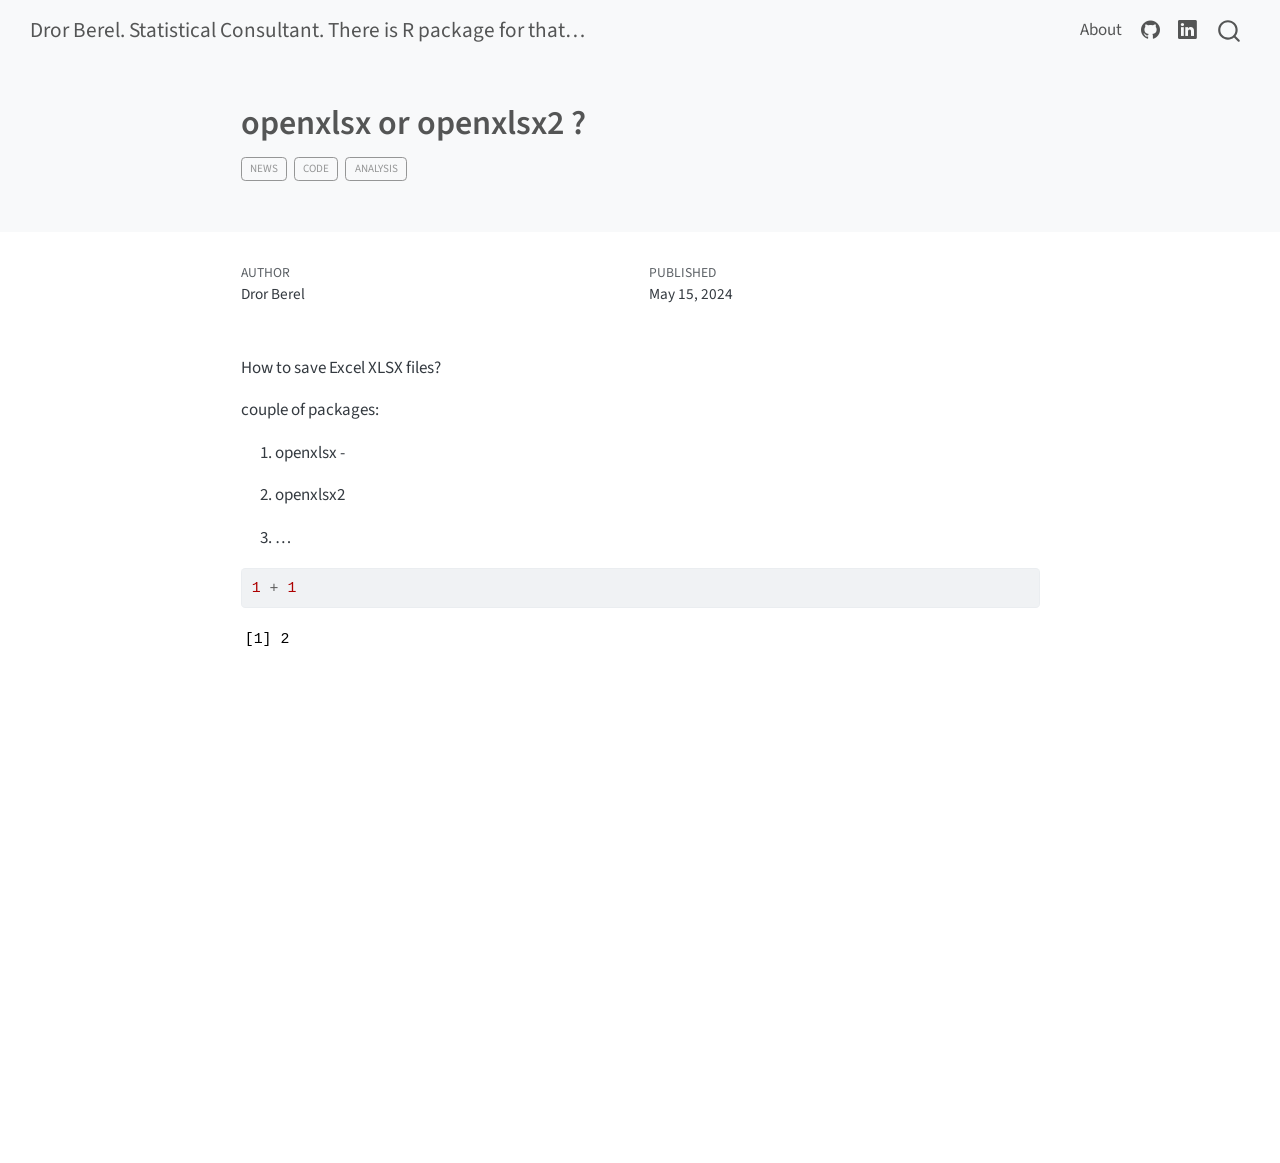
<file: docs/posts/openxlsx/index.html>
<!DOCTYPE html>
<html xmlns="http://www.w3.org/1999/xhtml" lang="en" xml:lang="en"><head>

<meta charset="utf-8">
<meta name="generator" content="quarto-1.5.56">

<meta name="viewport" content="width=device-width, initial-scale=1.0, user-scalable=yes">

<meta name="author" content="Dror Berel">
<meta name="dcterms.date" content="2024-05-15">

<title>openxlsx or openxlsx2 ? – Dror Berel. Statistical Consultant. There is R package for that…</title>
<style>
code{white-space: pre-wrap;}
span.smallcaps{font-variant: small-caps;}
div.columns{display: flex; gap: min(4vw, 1.5em);}
div.column{flex: auto; overflow-x: auto;}
div.hanging-indent{margin-left: 1.5em; text-indent: -1.5em;}
ul.task-list{list-style: none;}
ul.task-list li input[type="checkbox"] {
  width: 0.8em;
  margin: 0 0.8em 0.2em -1em; /* quarto-specific, see https://github.com/quarto-dev/quarto-cli/issues/4556 */ 
  vertical-align: middle;
}
/* CSS for syntax highlighting */
pre > code.sourceCode { white-space: pre; position: relative; }
pre > code.sourceCode > span { line-height: 1.25; }
pre > code.sourceCode > span:empty { height: 1.2em; }
.sourceCode { overflow: visible; }
code.sourceCode > span { color: inherit; text-decoration: inherit; }
div.sourceCode { margin: 1em 0; }
pre.sourceCode { margin: 0; }
@media screen {
div.sourceCode { overflow: auto; }
}
@media print {
pre > code.sourceCode { white-space: pre-wrap; }
pre > code.sourceCode > span { display: inline-block; text-indent: -5em; padding-left: 5em; }
}
pre.numberSource code
  { counter-reset: source-line 0; }
pre.numberSource code > span
  { position: relative; left: -4em; counter-increment: source-line; }
pre.numberSource code > span > a:first-child::before
  { content: counter(source-line);
    position: relative; left: -1em; text-align: right; vertical-align: baseline;
    border: none; display: inline-block;
    -webkit-touch-callout: none; -webkit-user-select: none;
    -khtml-user-select: none; -moz-user-select: none;
    -ms-user-select: none; user-select: none;
    padding: 0 4px; width: 4em;
  }
pre.numberSource { margin-left: 3em;  padding-left: 4px; }
div.sourceCode
  {   }
@media screen {
pre > code.sourceCode > span > a:first-child::before { text-decoration: underline; }
}
</style>


<script src="../../site_libs/quarto-nav/quarto-nav.js"></script>
<script src="../../site_libs/quarto-nav/headroom.min.js"></script>
<script src="../../site_libs/clipboard/clipboard.min.js"></script>
<script src="../../site_libs/quarto-search/autocomplete.umd.js"></script>
<script src="../../site_libs/quarto-search/fuse.min.js"></script>
<script src="../../site_libs/quarto-search/quarto-search.js"></script>
<meta name="quarto:offset" content="../../">
<script src="../../site_libs/quarto-html/quarto.js"></script>
<script src="../../site_libs/quarto-html/popper.min.js"></script>
<script src="../../site_libs/quarto-html/tippy.umd.min.js"></script>
<script src="../../site_libs/quarto-html/anchor.min.js"></script>
<link href="../../site_libs/quarto-html/tippy.css" rel="stylesheet">
<link href="../../site_libs/quarto-html/quarto-syntax-highlighting.css" rel="stylesheet" id="quarto-text-highlighting-styles">
<script src="../../site_libs/bootstrap/bootstrap.min.js"></script>
<link href="../../site_libs/bootstrap/bootstrap-icons.css" rel="stylesheet">
<link href="../../site_libs/bootstrap/bootstrap.min.css" rel="stylesheet" id="quarto-bootstrap" data-mode="light">
<script id="quarto-search-options" type="application/json">{
  "location": "navbar",
  "copy-button": false,
  "collapse-after": 3,
  "panel-placement": "end",
  "type": "overlay",
  "limit": 50,
  "keyboard-shortcut": [
    "f",
    "/",
    "s"
  ],
  "show-item-context": false,
  "language": {
    "search-no-results-text": "No results",
    "search-matching-documents-text": "matching documents",
    "search-copy-link-title": "Copy link to search",
    "search-hide-matches-text": "Hide additional matches",
    "search-more-match-text": "more match in this document",
    "search-more-matches-text": "more matches in this document",
    "search-clear-button-title": "Clear",
    "search-text-placeholder": "",
    "search-detached-cancel-button-title": "Cancel",
    "search-submit-button-title": "Submit",
    "search-label": "Search"
  }
}</script>


<link rel="stylesheet" href="../../styles.css">
</head>

<body class="nav-fixed fullcontent">

<div id="quarto-search-results"></div>
  <header id="quarto-header" class="headroom fixed-top quarto-banner">
    <nav class="navbar navbar-expand-lg " data-bs-theme="dark">
      <div class="navbar-container container-fluid">
      <div class="navbar-brand-container mx-auto">
    <a class="navbar-brand" href="../../index.html">
    <span class="navbar-title">Dror Berel. Statistical Consultant. There is R package for that…</span>
    </a>
  </div>
            <div id="quarto-search" class="" title="Search"></div>
          <button class="navbar-toggler" type="button" data-bs-toggle="collapse" data-bs-target="#navbarCollapse" aria-controls="navbarCollapse" role="menu" aria-expanded="false" aria-label="Toggle navigation" onclick="if (window.quartoToggleHeadroom) { window.quartoToggleHeadroom(); }">
  <span class="navbar-toggler-icon"></span>
</button>
          <div class="collapse navbar-collapse" id="navbarCollapse">
            <ul class="navbar-nav navbar-nav-scroll ms-auto">
  <li class="nav-item">
    <a class="nav-link" href="../../about.html"> 
<span class="menu-text">About</span></a>
  </li>  
  <li class="nav-item compact">
    <a class="nav-link" href="https://drorberel.github.io/"> <i class="bi bi-github" role="img">
</i> 
<span class="menu-text"></span></a>
  </li>  
  <li class="nav-item compact">
    <a class="nav-link" href="https://www.linkedin.com/in/dror-berel"> <i class="bi bi-linkedin" role="img">
</i> 
<span class="menu-text"></span></a>
  </li>  
</ul>
          </div> <!-- /navcollapse -->
            <div class="quarto-navbar-tools">
</div>
      </div> <!-- /container-fluid -->
    </nav>
</header>
<!-- content -->
<header id="title-block-header" class="quarto-title-block default page-columns page-full">
  <div class="quarto-title-banner page-columns page-full">
    <div class="quarto-title column-body">
      <h1 class="title">openxlsx or openxlsx2 ?</h1>
                                <div class="quarto-categories">
                <div class="quarto-category">news</div>
                <div class="quarto-category">code</div>
                <div class="quarto-category">analysis</div>
              </div>
                  </div>
  </div>
    
  
  <div class="quarto-title-meta">

      <div>
      <div class="quarto-title-meta-heading">Author</div>
      <div class="quarto-title-meta-contents">
               <p>Dror Berel </p>
            </div>
    </div>
      
      <div>
      <div class="quarto-title-meta-heading">Published</div>
      <div class="quarto-title-meta-contents">
        <p class="date">May 15, 2024</p>
      </div>
    </div>
    
      
    </div>
    
  
  </header><div id="quarto-content" class="quarto-container page-columns page-rows-contents page-layout-article page-navbar">
<!-- sidebar -->
<!-- margin-sidebar -->
    
<!-- main -->
<main class="content quarto-banner-title-block" id="quarto-document-content">





<p>How to save Excel XLSX files?</p>
<p>couple of packages:</p>
<ol type="1">
<li><p>openxlsx -</p></li>
<li><p>openxlsx2</p></li>
<li><p>…</p></li>
</ol>
<div class="cell">
<div class="sourceCode cell-code" id="cb1"><pre class="sourceCode r code-with-copy"><code class="sourceCode r"><span id="cb1-1"><a href="#cb1-1" aria-hidden="true" tabindex="-1"></a><span class="dv">1</span> <span class="sc">+</span> <span class="dv">1</span></span></code><button title="Copy to Clipboard" class="code-copy-button"><i class="bi"></i></button></pre></div>
<div class="cell-output cell-output-stdout">
<pre><code>[1] 2</code></pre>
</div>
</div>



</main> <!-- /main -->
<script id="quarto-html-after-body" type="application/javascript">
window.document.addEventListener("DOMContentLoaded", function (event) {
  const toggleBodyColorMode = (bsSheetEl) => {
    const mode = bsSheetEl.getAttribute("data-mode");
    const bodyEl = window.document.querySelector("body");
    if (mode === "dark") {
      bodyEl.classList.add("quarto-dark");
      bodyEl.classList.remove("quarto-light");
    } else {
      bodyEl.classList.add("quarto-light");
      bodyEl.classList.remove("quarto-dark");
    }
  }
  const toggleBodyColorPrimary = () => {
    const bsSheetEl = window.document.querySelector("link#quarto-bootstrap");
    if (bsSheetEl) {
      toggleBodyColorMode(bsSheetEl);
    }
  }
  toggleBodyColorPrimary();  
  const icon = "";
  const anchorJS = new window.AnchorJS();
  anchorJS.options = {
    placement: 'right',
    icon: icon
  };
  anchorJS.add('.anchored');
  const isCodeAnnotation = (el) => {
    for (const clz of el.classList) {
      if (clz.startsWith('code-annotation-')) {                     
        return true;
      }
    }
    return false;
  }
  const onCopySuccess = function(e) {
    // button target
    const button = e.trigger;
    // don't keep focus
    button.blur();
    // flash "checked"
    button.classList.add('code-copy-button-checked');
    var currentTitle = button.getAttribute("title");
    button.setAttribute("title", "Copied!");
    let tooltip;
    if (window.bootstrap) {
      button.setAttribute("data-bs-toggle", "tooltip");
      button.setAttribute("data-bs-placement", "left");
      button.setAttribute("data-bs-title", "Copied!");
      tooltip = new bootstrap.Tooltip(button, 
        { trigger: "manual", 
          customClass: "code-copy-button-tooltip",
          offset: [0, -8]});
      tooltip.show();    
    }
    setTimeout(function() {
      if (tooltip) {
        tooltip.hide();
        button.removeAttribute("data-bs-title");
        button.removeAttribute("data-bs-toggle");
        button.removeAttribute("data-bs-placement");
      }
      button.setAttribute("title", currentTitle);
      button.classList.remove('code-copy-button-checked');
    }, 1000);
    // clear code selection
    e.clearSelection();
  }
  const getTextToCopy = function(trigger) {
      const codeEl = trigger.previousElementSibling.cloneNode(true);
      for (const childEl of codeEl.children) {
        if (isCodeAnnotation(childEl)) {
          childEl.remove();
        }
      }
      return codeEl.innerText;
  }
  const clipboard = new window.ClipboardJS('.code-copy-button:not([data-in-quarto-modal])', {
    text: getTextToCopy
  });
  clipboard.on('success', onCopySuccess);
  if (window.document.getElementById('quarto-embedded-source-code-modal')) {
    // For code content inside modals, clipBoardJS needs to be initialized with a container option
    // TODO: Check when it could be a function (https://github.com/zenorocha/clipboard.js/issues/860)
    const clipboardModal = new window.ClipboardJS('.code-copy-button[data-in-quarto-modal]', {
      text: getTextToCopy,
      container: window.document.getElementById('quarto-embedded-source-code-modal')
    });
    clipboardModal.on('success', onCopySuccess);
  }
    var localhostRegex = new RegExp(/^(?:http|https):\/\/localhost\:?[0-9]*\//);
    var mailtoRegex = new RegExp(/^mailto:/);
      var filterRegex = new RegExp('/' + window.location.host + '/');
    var isInternal = (href) => {
        return filterRegex.test(href) || localhostRegex.test(href) || mailtoRegex.test(href);
    }
    // Inspect non-navigation links and adorn them if external
 	var links = window.document.querySelectorAll('a[href]:not(.nav-link):not(.navbar-brand):not(.toc-action):not(.sidebar-link):not(.sidebar-item-toggle):not(.pagination-link):not(.no-external):not([aria-hidden]):not(.dropdown-item):not(.quarto-navigation-tool):not(.about-link)');
    for (var i=0; i<links.length; i++) {
      const link = links[i];
      if (!isInternal(link.href)) {
        // undo the damage that might have been done by quarto-nav.js in the case of
        // links that we want to consider external
        if (link.dataset.originalHref !== undefined) {
          link.href = link.dataset.originalHref;
        }
      }
    }
  function tippyHover(el, contentFn, onTriggerFn, onUntriggerFn) {
    const config = {
      allowHTML: true,
      maxWidth: 500,
      delay: 100,
      arrow: false,
      appendTo: function(el) {
          return el.parentElement;
      },
      interactive: true,
      interactiveBorder: 10,
      theme: 'quarto',
      placement: 'bottom-start',
    };
    if (contentFn) {
      config.content = contentFn;
    }
    if (onTriggerFn) {
      config.onTrigger = onTriggerFn;
    }
    if (onUntriggerFn) {
      config.onUntrigger = onUntriggerFn;
    }
    window.tippy(el, config); 
  }
  const noterefs = window.document.querySelectorAll('a[role="doc-noteref"]');
  for (var i=0; i<noterefs.length; i++) {
    const ref = noterefs[i];
    tippyHover(ref, function() {
      // use id or data attribute instead here
      let href = ref.getAttribute('data-footnote-href') || ref.getAttribute('href');
      try { href = new URL(href).hash; } catch {}
      const id = href.replace(/^#\/?/, "");
      const note = window.document.getElementById(id);
      if (note) {
        return note.innerHTML;
      } else {
        return "";
      }
    });
  }
  const xrefs = window.document.querySelectorAll('a.quarto-xref');
  const processXRef = (id, note) => {
    // Strip column container classes
    const stripColumnClz = (el) => {
      el.classList.remove("page-full", "page-columns");
      if (el.children) {
        for (const child of el.children) {
          stripColumnClz(child);
        }
      }
    }
    stripColumnClz(note)
    if (id === null || id.startsWith('sec-')) {
      // Special case sections, only their first couple elements
      const container = document.createElement("div");
      if (note.children && note.children.length > 2) {
        container.appendChild(note.children[0].cloneNode(true));
        for (let i = 1; i < note.children.length; i++) {
          const child = note.children[i];
          if (child.tagName === "P" && child.innerText === "") {
            continue;
          } else {
            container.appendChild(child.cloneNode(true));
            break;
          }
        }
        if (window.Quarto?.typesetMath) {
          window.Quarto.typesetMath(container);
        }
        return container.innerHTML
      } else {
        if (window.Quarto?.typesetMath) {
          window.Quarto.typesetMath(note);
        }
        return note.innerHTML;
      }
    } else {
      // Remove any anchor links if they are present
      const anchorLink = note.querySelector('a.anchorjs-link');
      if (anchorLink) {
        anchorLink.remove();
      }
      if (window.Quarto?.typesetMath) {
        window.Quarto.typesetMath(note);
      }
      // TODO in 1.5, we should make sure this works without a callout special case
      if (note.classList.contains("callout")) {
        return note.outerHTML;
      } else {
        return note.innerHTML;
      }
    }
  }
  for (var i=0; i<xrefs.length; i++) {
    const xref = xrefs[i];
    tippyHover(xref, undefined, function(instance) {
      instance.disable();
      let url = xref.getAttribute('href');
      let hash = undefined; 
      if (url.startsWith('#')) {
        hash = url;
      } else {
        try { hash = new URL(url).hash; } catch {}
      }
      if (hash) {
        const id = hash.replace(/^#\/?/, "");
        const note = window.document.getElementById(id);
        if (note !== null) {
          try {
            const html = processXRef(id, note.cloneNode(true));
            instance.setContent(html);
          } finally {
            instance.enable();
            instance.show();
          }
        } else {
          // See if we can fetch this
          fetch(url.split('#')[0])
          .then(res => res.text())
          .then(html => {
            const parser = new DOMParser();
            const htmlDoc = parser.parseFromString(html, "text/html");
            const note = htmlDoc.getElementById(id);
            if (note !== null) {
              const html = processXRef(id, note);
              instance.setContent(html);
            } 
          }).finally(() => {
            instance.enable();
            instance.show();
          });
        }
      } else {
        // See if we can fetch a full url (with no hash to target)
        // This is a special case and we should probably do some content thinning / targeting
        fetch(url)
        .then(res => res.text())
        .then(html => {
          const parser = new DOMParser();
          const htmlDoc = parser.parseFromString(html, "text/html");
          const note = htmlDoc.querySelector('main.content');
          if (note !== null) {
            // This should only happen for chapter cross references
            // (since there is no id in the URL)
            // remove the first header
            if (note.children.length > 0 && note.children[0].tagName === "HEADER") {
              note.children[0].remove();
            }
            const html = processXRef(null, note);
            instance.setContent(html);
          } 
        }).finally(() => {
          instance.enable();
          instance.show();
        });
      }
    }, function(instance) {
    });
  }
      let selectedAnnoteEl;
      const selectorForAnnotation = ( cell, annotation) => {
        let cellAttr = 'data-code-cell="' + cell + '"';
        let lineAttr = 'data-code-annotation="' +  annotation + '"';
        const selector = 'span[' + cellAttr + '][' + lineAttr + ']';
        return selector;
      }
      const selectCodeLines = (annoteEl) => {
        const doc = window.document;
        const targetCell = annoteEl.getAttribute("data-target-cell");
        const targetAnnotation = annoteEl.getAttribute("data-target-annotation");
        const annoteSpan = window.document.querySelector(selectorForAnnotation(targetCell, targetAnnotation));
        const lines = annoteSpan.getAttribute("data-code-lines").split(",");
        const lineIds = lines.map((line) => {
          return targetCell + "-" + line;
        })
        let top = null;
        let height = null;
        let parent = null;
        if (lineIds.length > 0) {
            //compute the position of the single el (top and bottom and make a div)
            const el = window.document.getElementById(lineIds[0]);
            top = el.offsetTop;
            height = el.offsetHeight;
            parent = el.parentElement.parentElement;
          if (lineIds.length > 1) {
            const lastEl = window.document.getElementById(lineIds[lineIds.length - 1]);
            const bottom = lastEl.offsetTop + lastEl.offsetHeight;
            height = bottom - top;
          }
          if (top !== null && height !== null && parent !== null) {
            // cook up a div (if necessary) and position it 
            let div = window.document.getElementById("code-annotation-line-highlight");
            if (div === null) {
              div = window.document.createElement("div");
              div.setAttribute("id", "code-annotation-line-highlight");
              div.style.position = 'absolute';
              parent.appendChild(div);
            }
            div.style.top = top - 2 + "px";
            div.style.height = height + 4 + "px";
            div.style.left = 0;
            let gutterDiv = window.document.getElementById("code-annotation-line-highlight-gutter");
            if (gutterDiv === null) {
              gutterDiv = window.document.createElement("div");
              gutterDiv.setAttribute("id", "code-annotation-line-highlight-gutter");
              gutterDiv.style.position = 'absolute';
              const codeCell = window.document.getElementById(targetCell);
              const gutter = codeCell.querySelector('.code-annotation-gutter');
              gutter.appendChild(gutterDiv);
            }
            gutterDiv.style.top = top - 2 + "px";
            gutterDiv.style.height = height + 4 + "px";
          }
          selectedAnnoteEl = annoteEl;
        }
      };
      const unselectCodeLines = () => {
        const elementsIds = ["code-annotation-line-highlight", "code-annotation-line-highlight-gutter"];
        elementsIds.forEach((elId) => {
          const div = window.document.getElementById(elId);
          if (div) {
            div.remove();
          }
        });
        selectedAnnoteEl = undefined;
      };
        // Handle positioning of the toggle
    window.addEventListener(
      "resize",
      throttle(() => {
        elRect = undefined;
        if (selectedAnnoteEl) {
          selectCodeLines(selectedAnnoteEl);
        }
      }, 10)
    );
    function throttle(fn, ms) {
    let throttle = false;
    let timer;
      return (...args) => {
        if(!throttle) { // first call gets through
            fn.apply(this, args);
            throttle = true;
        } else { // all the others get throttled
            if(timer) clearTimeout(timer); // cancel #2
            timer = setTimeout(() => {
              fn.apply(this, args);
              timer = throttle = false;
            }, ms);
        }
      };
    }
      // Attach click handler to the DT
      const annoteDls = window.document.querySelectorAll('dt[data-target-cell]');
      for (const annoteDlNode of annoteDls) {
        annoteDlNode.addEventListener('click', (event) => {
          const clickedEl = event.target;
          if (clickedEl !== selectedAnnoteEl) {
            unselectCodeLines();
            const activeEl = window.document.querySelector('dt[data-target-cell].code-annotation-active');
            if (activeEl) {
              activeEl.classList.remove('code-annotation-active');
            }
            selectCodeLines(clickedEl);
            clickedEl.classList.add('code-annotation-active');
          } else {
            // Unselect the line
            unselectCodeLines();
            clickedEl.classList.remove('code-annotation-active');
          }
        });
      }
  const findCites = (el) => {
    const parentEl = el.parentElement;
    if (parentEl) {
      const cites = parentEl.dataset.cites;
      if (cites) {
        return {
          el,
          cites: cites.split(' ')
        };
      } else {
        return findCites(el.parentElement)
      }
    } else {
      return undefined;
    }
  };
  var bibliorefs = window.document.querySelectorAll('a[role="doc-biblioref"]');
  for (var i=0; i<bibliorefs.length; i++) {
    const ref = bibliorefs[i];
    const citeInfo = findCites(ref);
    if (citeInfo) {
      tippyHover(citeInfo.el, function() {
        var popup = window.document.createElement('div');
        citeInfo.cites.forEach(function(cite) {
          var citeDiv = window.document.createElement('div');
          citeDiv.classList.add('hanging-indent');
          citeDiv.classList.add('csl-entry');
          var biblioDiv = window.document.getElementById('ref-' + cite);
          if (biblioDiv) {
            citeDiv.innerHTML = biblioDiv.innerHTML;
          }
          popup.appendChild(citeDiv);
        });
        return popup.innerHTML;
      });
    }
  }
});
</script>
</div> <!-- /content -->




</body></html>
</file>
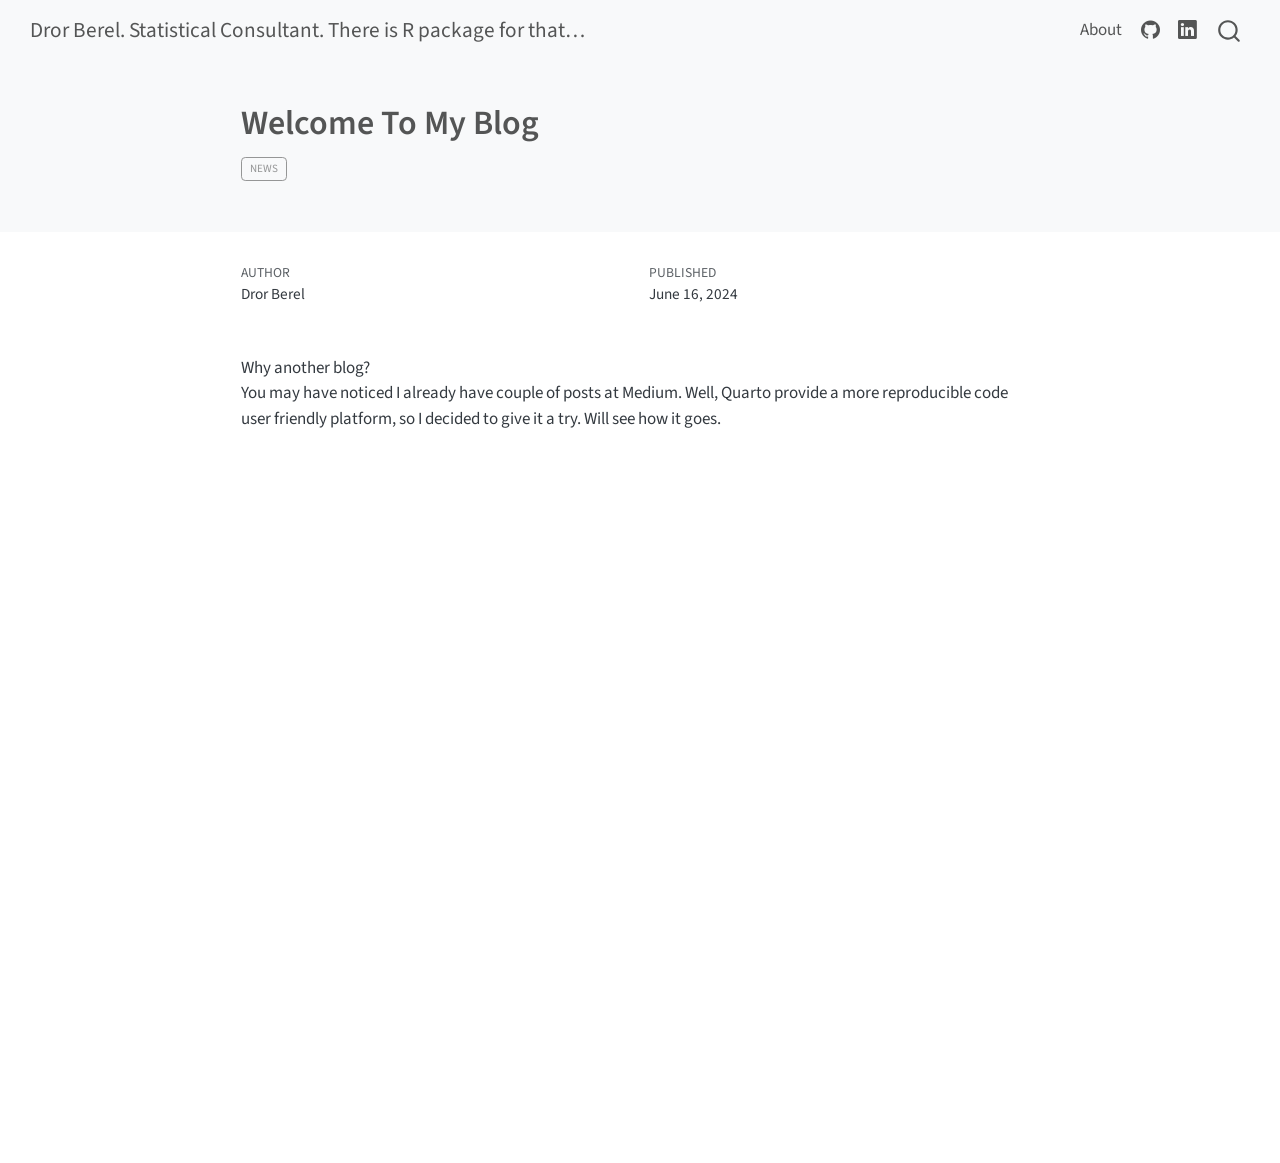
<file: docs/posts/welcome/index.html>
<!DOCTYPE html>
<html xmlns="http://www.w3.org/1999/xhtml" lang="en" xml:lang="en"><head>

<meta charset="utf-8">
<meta name="generator" content="quarto-1.5.56">

<meta name="viewport" content="width=device-width, initial-scale=1.0, user-scalable=yes">

<meta name="author" content="Dror Berel">
<meta name="dcterms.date" content="2024-06-16">

<title>Welcome To My Blog – Dror Berel. Statistical Consultant. There is R package for that…</title>
<style>
code{white-space: pre-wrap;}
span.smallcaps{font-variant: small-caps;}
div.columns{display: flex; gap: min(4vw, 1.5em);}
div.column{flex: auto; overflow-x: auto;}
div.hanging-indent{margin-left: 1.5em; text-indent: -1.5em;}
ul.task-list{list-style: none;}
ul.task-list li input[type="checkbox"] {
  width: 0.8em;
  margin: 0 0.8em 0.2em -1em; /* quarto-specific, see https://github.com/quarto-dev/quarto-cli/issues/4556 */ 
  vertical-align: middle;
}
</style>


<script src="../../site_libs/quarto-nav/quarto-nav.js"></script>
<script src="../../site_libs/quarto-nav/headroom.min.js"></script>
<script src="../../site_libs/clipboard/clipboard.min.js"></script>
<script src="../../site_libs/quarto-search/autocomplete.umd.js"></script>
<script src="../../site_libs/quarto-search/fuse.min.js"></script>
<script src="../../site_libs/quarto-search/quarto-search.js"></script>
<meta name="quarto:offset" content="../../">
<script src="../../site_libs/quarto-html/quarto.js"></script>
<script src="../../site_libs/quarto-html/popper.min.js"></script>
<script src="../../site_libs/quarto-html/tippy.umd.min.js"></script>
<script src="../../site_libs/quarto-html/anchor.min.js"></script>
<link href="../../site_libs/quarto-html/tippy.css" rel="stylesheet">
<link href="../../site_libs/quarto-html/quarto-syntax-highlighting.css" rel="stylesheet" id="quarto-text-highlighting-styles">
<script src="../../site_libs/bootstrap/bootstrap.min.js"></script>
<link href="../../site_libs/bootstrap/bootstrap-icons.css" rel="stylesheet">
<link href="../../site_libs/bootstrap/bootstrap.min.css" rel="stylesheet" id="quarto-bootstrap" data-mode="light">
<script id="quarto-search-options" type="application/json">{
  "location": "navbar",
  "copy-button": false,
  "collapse-after": 3,
  "panel-placement": "end",
  "type": "overlay",
  "limit": 50,
  "keyboard-shortcut": [
    "f",
    "/",
    "s"
  ],
  "show-item-context": false,
  "language": {
    "search-no-results-text": "No results",
    "search-matching-documents-text": "matching documents",
    "search-copy-link-title": "Copy link to search",
    "search-hide-matches-text": "Hide additional matches",
    "search-more-match-text": "more match in this document",
    "search-more-matches-text": "more matches in this document",
    "search-clear-button-title": "Clear",
    "search-text-placeholder": "",
    "search-detached-cancel-button-title": "Cancel",
    "search-submit-button-title": "Submit",
    "search-label": "Search"
  }
}</script>


<link rel="stylesheet" href="../../styles.css">
</head>

<body class="nav-fixed fullcontent">

<div id="quarto-search-results"></div>
  <header id="quarto-header" class="headroom fixed-top quarto-banner">
    <nav class="navbar navbar-expand-lg " data-bs-theme="dark">
      <div class="navbar-container container-fluid">
      <div class="navbar-brand-container mx-auto">
    <a class="navbar-brand" href="../../index.html">
    <span class="navbar-title">Dror Berel. Statistical Consultant. There is R package for that…</span>
    </a>
  </div>
            <div id="quarto-search" class="" title="Search"></div>
          <button class="navbar-toggler" type="button" data-bs-toggle="collapse" data-bs-target="#navbarCollapse" aria-controls="navbarCollapse" role="menu" aria-expanded="false" aria-label="Toggle navigation" onclick="if (window.quartoToggleHeadroom) { window.quartoToggleHeadroom(); }">
  <span class="navbar-toggler-icon"></span>
</button>
          <div class="collapse navbar-collapse" id="navbarCollapse">
            <ul class="navbar-nav navbar-nav-scroll ms-auto">
  <li class="nav-item">
    <a class="nav-link" href="../../about.html"> 
<span class="menu-text">About</span></a>
  </li>  
  <li class="nav-item compact">
    <a class="nav-link" href="https://drorberel.github.io/"> <i class="bi bi-github" role="img">
</i> 
<span class="menu-text"></span></a>
  </li>  
  <li class="nav-item compact">
    <a class="nav-link" href="https://www.linkedin.com/in/dror-berel"> <i class="bi bi-linkedin" role="img">
</i> 
<span class="menu-text"></span></a>
  </li>  
</ul>
          </div> <!-- /navcollapse -->
            <div class="quarto-navbar-tools">
</div>
      </div> <!-- /container-fluid -->
    </nav>
</header>
<!-- content -->
<header id="title-block-header" class="quarto-title-block default page-columns page-full">
  <div class="quarto-title-banner page-columns page-full">
    <div class="quarto-title column-body">
      <h1 class="title">Welcome To My Blog</h1>
                                <div class="quarto-categories">
                <div class="quarto-category">news</div>
              </div>
                  </div>
  </div>
    
  
  <div class="quarto-title-meta">

      <div>
      <div class="quarto-title-meta-heading">Author</div>
      <div class="quarto-title-meta-contents">
               <p>Dror Berel </p>
            </div>
    </div>
      
      <div>
      <div class="quarto-title-meta-heading">Published</div>
      <div class="quarto-title-meta-contents">
        <p class="date">June 16, 2024</p>
      </div>
    </div>
    
      
    </div>
    
  
  </header><div id="quarto-content" class="quarto-container page-columns page-rows-contents page-layout-article page-navbar">
<!-- sidebar -->
<!-- margin-sidebar -->
    
<!-- main -->
<main class="content quarto-banner-title-block" id="quarto-document-content">





<p>Why another blog?<br>
You may have noticed I already have couple of posts at Medium. Well, Quarto provide a more reproducible code user friendly platform, so I decided to give it a try. Will see how it goes.</p>



</main> <!-- /main -->
<script id="quarto-html-after-body" type="application/javascript">
window.document.addEventListener("DOMContentLoaded", function (event) {
  const toggleBodyColorMode = (bsSheetEl) => {
    const mode = bsSheetEl.getAttribute("data-mode");
    const bodyEl = window.document.querySelector("body");
    if (mode === "dark") {
      bodyEl.classList.add("quarto-dark");
      bodyEl.classList.remove("quarto-light");
    } else {
      bodyEl.classList.add("quarto-light");
      bodyEl.classList.remove("quarto-dark");
    }
  }
  const toggleBodyColorPrimary = () => {
    const bsSheetEl = window.document.querySelector("link#quarto-bootstrap");
    if (bsSheetEl) {
      toggleBodyColorMode(bsSheetEl);
    }
  }
  toggleBodyColorPrimary();  
  const icon = "";
  const anchorJS = new window.AnchorJS();
  anchorJS.options = {
    placement: 'right',
    icon: icon
  };
  anchorJS.add('.anchored');
  const isCodeAnnotation = (el) => {
    for (const clz of el.classList) {
      if (clz.startsWith('code-annotation-')) {                     
        return true;
      }
    }
    return false;
  }
  const onCopySuccess = function(e) {
    // button target
    const button = e.trigger;
    // don't keep focus
    button.blur();
    // flash "checked"
    button.classList.add('code-copy-button-checked');
    var currentTitle = button.getAttribute("title");
    button.setAttribute("title", "Copied!");
    let tooltip;
    if (window.bootstrap) {
      button.setAttribute("data-bs-toggle", "tooltip");
      button.setAttribute("data-bs-placement", "left");
      button.setAttribute("data-bs-title", "Copied!");
      tooltip = new bootstrap.Tooltip(button, 
        { trigger: "manual", 
          customClass: "code-copy-button-tooltip",
          offset: [0, -8]});
      tooltip.show();    
    }
    setTimeout(function() {
      if (tooltip) {
        tooltip.hide();
        button.removeAttribute("data-bs-title");
        button.removeAttribute("data-bs-toggle");
        button.removeAttribute("data-bs-placement");
      }
      button.setAttribute("title", currentTitle);
      button.classList.remove('code-copy-button-checked');
    }, 1000);
    // clear code selection
    e.clearSelection();
  }
  const getTextToCopy = function(trigger) {
      const codeEl = trigger.previousElementSibling.cloneNode(true);
      for (const childEl of codeEl.children) {
        if (isCodeAnnotation(childEl)) {
          childEl.remove();
        }
      }
      return codeEl.innerText;
  }
  const clipboard = new window.ClipboardJS('.code-copy-button:not([data-in-quarto-modal])', {
    text: getTextToCopy
  });
  clipboard.on('success', onCopySuccess);
  if (window.document.getElementById('quarto-embedded-source-code-modal')) {
    // For code content inside modals, clipBoardJS needs to be initialized with a container option
    // TODO: Check when it could be a function (https://github.com/zenorocha/clipboard.js/issues/860)
    const clipboardModal = new window.ClipboardJS('.code-copy-button[data-in-quarto-modal]', {
      text: getTextToCopy,
      container: window.document.getElementById('quarto-embedded-source-code-modal')
    });
    clipboardModal.on('success', onCopySuccess);
  }
    var localhostRegex = new RegExp(/^(?:http|https):\/\/localhost\:?[0-9]*\//);
    var mailtoRegex = new RegExp(/^mailto:/);
      var filterRegex = new RegExp('/' + window.location.host + '/');
    var isInternal = (href) => {
        return filterRegex.test(href) || localhostRegex.test(href) || mailtoRegex.test(href);
    }
    // Inspect non-navigation links and adorn them if external
 	var links = window.document.querySelectorAll('a[href]:not(.nav-link):not(.navbar-brand):not(.toc-action):not(.sidebar-link):not(.sidebar-item-toggle):not(.pagination-link):not(.no-external):not([aria-hidden]):not(.dropdown-item):not(.quarto-navigation-tool):not(.about-link)');
    for (var i=0; i<links.length; i++) {
      const link = links[i];
      if (!isInternal(link.href)) {
        // undo the damage that might have been done by quarto-nav.js in the case of
        // links that we want to consider external
        if (link.dataset.originalHref !== undefined) {
          link.href = link.dataset.originalHref;
        }
      }
    }
  function tippyHover(el, contentFn, onTriggerFn, onUntriggerFn) {
    const config = {
      allowHTML: true,
      maxWidth: 500,
      delay: 100,
      arrow: false,
      appendTo: function(el) {
          return el.parentElement;
      },
      interactive: true,
      interactiveBorder: 10,
      theme: 'quarto',
      placement: 'bottom-start',
    };
    if (contentFn) {
      config.content = contentFn;
    }
    if (onTriggerFn) {
      config.onTrigger = onTriggerFn;
    }
    if (onUntriggerFn) {
      config.onUntrigger = onUntriggerFn;
    }
    window.tippy(el, config); 
  }
  const noterefs = window.document.querySelectorAll('a[role="doc-noteref"]');
  for (var i=0; i<noterefs.length; i++) {
    const ref = noterefs[i];
    tippyHover(ref, function() {
      // use id or data attribute instead here
      let href = ref.getAttribute('data-footnote-href') || ref.getAttribute('href');
      try { href = new URL(href).hash; } catch {}
      const id = href.replace(/^#\/?/, "");
      const note = window.document.getElementById(id);
      if (note) {
        return note.innerHTML;
      } else {
        return "";
      }
    });
  }
  const xrefs = window.document.querySelectorAll('a.quarto-xref');
  const processXRef = (id, note) => {
    // Strip column container classes
    const stripColumnClz = (el) => {
      el.classList.remove("page-full", "page-columns");
      if (el.children) {
        for (const child of el.children) {
          stripColumnClz(child);
        }
      }
    }
    stripColumnClz(note)
    if (id === null || id.startsWith('sec-')) {
      // Special case sections, only their first couple elements
      const container = document.createElement("div");
      if (note.children && note.children.length > 2) {
        container.appendChild(note.children[0].cloneNode(true));
        for (let i = 1; i < note.children.length; i++) {
          const child = note.children[i];
          if (child.tagName === "P" && child.innerText === "") {
            continue;
          } else {
            container.appendChild(child.cloneNode(true));
            break;
          }
        }
        if (window.Quarto?.typesetMath) {
          window.Quarto.typesetMath(container);
        }
        return container.innerHTML
      } else {
        if (window.Quarto?.typesetMath) {
          window.Quarto.typesetMath(note);
        }
        return note.innerHTML;
      }
    } else {
      // Remove any anchor links if they are present
      const anchorLink = note.querySelector('a.anchorjs-link');
      if (anchorLink) {
        anchorLink.remove();
      }
      if (window.Quarto?.typesetMath) {
        window.Quarto.typesetMath(note);
      }
      // TODO in 1.5, we should make sure this works without a callout special case
      if (note.classList.contains("callout")) {
        return note.outerHTML;
      } else {
        return note.innerHTML;
      }
    }
  }
  for (var i=0; i<xrefs.length; i++) {
    const xref = xrefs[i];
    tippyHover(xref, undefined, function(instance) {
      instance.disable();
      let url = xref.getAttribute('href');
      let hash = undefined; 
      if (url.startsWith('#')) {
        hash = url;
      } else {
        try { hash = new URL(url).hash; } catch {}
      }
      if (hash) {
        const id = hash.replace(/^#\/?/, "");
        const note = window.document.getElementById(id);
        if (note !== null) {
          try {
            const html = processXRef(id, note.cloneNode(true));
            instance.setContent(html);
          } finally {
            instance.enable();
            instance.show();
          }
        } else {
          // See if we can fetch this
          fetch(url.split('#')[0])
          .then(res => res.text())
          .then(html => {
            const parser = new DOMParser();
            const htmlDoc = parser.parseFromString(html, "text/html");
            const note = htmlDoc.getElementById(id);
            if (note !== null) {
              const html = processXRef(id, note);
              instance.setContent(html);
            } 
          }).finally(() => {
            instance.enable();
            instance.show();
          });
        }
      } else {
        // See if we can fetch a full url (with no hash to target)
        // This is a special case and we should probably do some content thinning / targeting
        fetch(url)
        .then(res => res.text())
        .then(html => {
          const parser = new DOMParser();
          const htmlDoc = parser.parseFromString(html, "text/html");
          const note = htmlDoc.querySelector('main.content');
          if (note !== null) {
            // This should only happen for chapter cross references
            // (since there is no id in the URL)
            // remove the first header
            if (note.children.length > 0 && note.children[0].tagName === "HEADER") {
              note.children[0].remove();
            }
            const html = processXRef(null, note);
            instance.setContent(html);
          } 
        }).finally(() => {
          instance.enable();
          instance.show();
        });
      }
    }, function(instance) {
    });
  }
      let selectedAnnoteEl;
      const selectorForAnnotation = ( cell, annotation) => {
        let cellAttr = 'data-code-cell="' + cell + '"';
        let lineAttr = 'data-code-annotation="' +  annotation + '"';
        const selector = 'span[' + cellAttr + '][' + lineAttr + ']';
        return selector;
      }
      const selectCodeLines = (annoteEl) => {
        const doc = window.document;
        const targetCell = annoteEl.getAttribute("data-target-cell");
        const targetAnnotation = annoteEl.getAttribute("data-target-annotation");
        const annoteSpan = window.document.querySelector(selectorForAnnotation(targetCell, targetAnnotation));
        const lines = annoteSpan.getAttribute("data-code-lines").split(",");
        const lineIds = lines.map((line) => {
          return targetCell + "-" + line;
        })
        let top = null;
        let height = null;
        let parent = null;
        if (lineIds.length > 0) {
            //compute the position of the single el (top and bottom and make a div)
            const el = window.document.getElementById(lineIds[0]);
            top = el.offsetTop;
            height = el.offsetHeight;
            parent = el.parentElement.parentElement;
          if (lineIds.length > 1) {
            const lastEl = window.document.getElementById(lineIds[lineIds.length - 1]);
            const bottom = lastEl.offsetTop + lastEl.offsetHeight;
            height = bottom - top;
          }
          if (top !== null && height !== null && parent !== null) {
            // cook up a div (if necessary) and position it 
            let div = window.document.getElementById("code-annotation-line-highlight");
            if (div === null) {
              div = window.document.createElement("div");
              div.setAttribute("id", "code-annotation-line-highlight");
              div.style.position = 'absolute';
              parent.appendChild(div);
            }
            div.style.top = top - 2 + "px";
            div.style.height = height + 4 + "px";
            div.style.left = 0;
            let gutterDiv = window.document.getElementById("code-annotation-line-highlight-gutter");
            if (gutterDiv === null) {
              gutterDiv = window.document.createElement("div");
              gutterDiv.setAttribute("id", "code-annotation-line-highlight-gutter");
              gutterDiv.style.position = 'absolute';
              const codeCell = window.document.getElementById(targetCell);
              const gutter = codeCell.querySelector('.code-annotation-gutter');
              gutter.appendChild(gutterDiv);
            }
            gutterDiv.style.top = top - 2 + "px";
            gutterDiv.style.height = height + 4 + "px";
          }
          selectedAnnoteEl = annoteEl;
        }
      };
      const unselectCodeLines = () => {
        const elementsIds = ["code-annotation-line-highlight", "code-annotation-line-highlight-gutter"];
        elementsIds.forEach((elId) => {
          const div = window.document.getElementById(elId);
          if (div) {
            div.remove();
          }
        });
        selectedAnnoteEl = undefined;
      };
        // Handle positioning of the toggle
    window.addEventListener(
      "resize",
      throttle(() => {
        elRect = undefined;
        if (selectedAnnoteEl) {
          selectCodeLines(selectedAnnoteEl);
        }
      }, 10)
    );
    function throttle(fn, ms) {
    let throttle = false;
    let timer;
      return (...args) => {
        if(!throttle) { // first call gets through
            fn.apply(this, args);
            throttle = true;
        } else { // all the others get throttled
            if(timer) clearTimeout(timer); // cancel #2
            timer = setTimeout(() => {
              fn.apply(this, args);
              timer = throttle = false;
            }, ms);
        }
      };
    }
      // Attach click handler to the DT
      const annoteDls = window.document.querySelectorAll('dt[data-target-cell]');
      for (const annoteDlNode of annoteDls) {
        annoteDlNode.addEventListener('click', (event) => {
          const clickedEl = event.target;
          if (clickedEl !== selectedAnnoteEl) {
            unselectCodeLines();
            const activeEl = window.document.querySelector('dt[data-target-cell].code-annotation-active');
            if (activeEl) {
              activeEl.classList.remove('code-annotation-active');
            }
            selectCodeLines(clickedEl);
            clickedEl.classList.add('code-annotation-active');
          } else {
            // Unselect the line
            unselectCodeLines();
            clickedEl.classList.remove('code-annotation-active');
          }
        });
      }
  const findCites = (el) => {
    const parentEl = el.parentElement;
    if (parentEl) {
      const cites = parentEl.dataset.cites;
      if (cites) {
        return {
          el,
          cites: cites.split(' ')
        };
      } else {
        return findCites(el.parentElement)
      }
    } else {
      return undefined;
    }
  };
  var bibliorefs = window.document.querySelectorAll('a[role="doc-biblioref"]');
  for (var i=0; i<bibliorefs.length; i++) {
    const ref = bibliorefs[i];
    const citeInfo = findCites(ref);
    if (citeInfo) {
      tippyHover(citeInfo.el, function() {
        var popup = window.document.createElement('div');
        citeInfo.cites.forEach(function(cite) {
          var citeDiv = window.document.createElement('div');
          citeDiv.classList.add('hanging-indent');
          citeDiv.classList.add('csl-entry');
          var biblioDiv = window.document.getElementById('ref-' + cite);
          if (biblioDiv) {
            citeDiv.innerHTML = biblioDiv.innerHTML;
          }
          popup.appendChild(citeDiv);
        });
        return popup.innerHTML;
      });
    }
  }
});
</script>
</div> <!-- /content -->




</body></html>
</file>
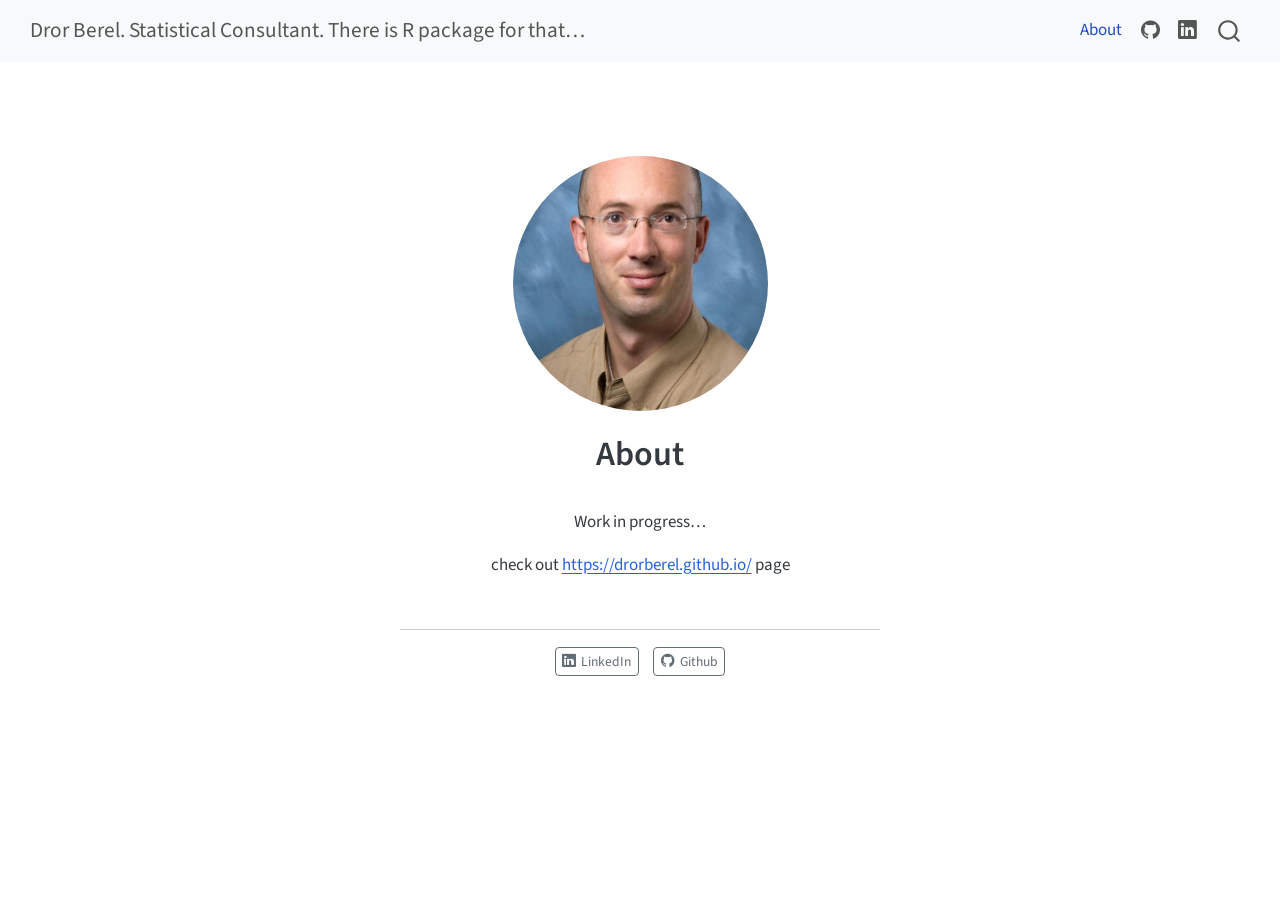
<file: about.html>
<!DOCTYPE html>
<html xmlns="http://www.w3.org/1999/xhtml" lang="en" xml:lang="en"><head>

<meta charset="utf-8">
<meta name="generator" content="quarto-1.5.45">

<meta name="viewport" content="width=device-width, initial-scale=1.0, user-scalable=yes">


<title>About – Dror Berel. Statistical Consultant. There is R package for that...</title>
<style>
code{white-space: pre-wrap;}
span.smallcaps{font-variant: small-caps;}
div.columns{display: flex; gap: min(4vw, 1.5em);}
div.column{flex: auto; overflow-x: auto;}
div.hanging-indent{margin-left: 1.5em; text-indent: -1.5em;}
ul.task-list{list-style: none;}
ul.task-list li input[type="checkbox"] {
  width: 0.8em;
  margin: 0 0.8em 0.2em -1em; /* quarto-specific, see https://github.com/quarto-dev/quarto-cli/issues/4556 */ 
  vertical-align: middle;
}
</style>


<script src="site_libs/quarto-nav/quarto-nav.js"></script>
<script src="site_libs/quarto-nav/headroom.min.js"></script>
<script src="site_libs/clipboard/clipboard.min.js"></script>
<script src="site_libs/quarto-search/autocomplete.umd.js"></script>
<script src="site_libs/quarto-search/fuse.min.js"></script>
<script src="site_libs/quarto-search/quarto-search.js"></script>
<meta name="quarto:offset" content="./">
<script src="site_libs/quarto-html/quarto.js"></script>
<script src="site_libs/quarto-html/popper.min.js"></script>
<script src="site_libs/quarto-html/tippy.umd.min.js"></script>
<link href="site_libs/quarto-html/tippy.css" rel="stylesheet">
<link href="site_libs/quarto-html/quarto-syntax-highlighting.css" rel="stylesheet" id="quarto-text-highlighting-styles">
<script src="site_libs/bootstrap/bootstrap.min.js"></script>
<link href="site_libs/bootstrap/bootstrap-icons.css" rel="stylesheet">
<link href="site_libs/bootstrap/bootstrap.min.css" rel="stylesheet" id="quarto-bootstrap" data-mode="light">
<script id="quarto-search-options" type="application/json">{
  "location": "navbar",
  "copy-button": false,
  "collapse-after": 3,
  "panel-placement": "end",
  "type": "overlay",
  "limit": 50,
  "keyboard-shortcut": [
    "f",
    "/",
    "s"
  ],
  "show-item-context": false,
  "language": {
    "search-no-results-text": "No results",
    "search-matching-documents-text": "matching documents",
    "search-copy-link-title": "Copy link to search",
    "search-hide-matches-text": "Hide additional matches",
    "search-more-match-text": "more match in this document",
    "search-more-matches-text": "more matches in this document",
    "search-clear-button-title": "Clear",
    "search-text-placeholder": "",
    "search-detached-cancel-button-title": "Cancel",
    "search-submit-button-title": "Submit",
    "search-label": "Search"
  }
}</script>


<link rel="stylesheet" href="styles.css">
</head>

<body class="nav-fixed fullcontent">

<div id="quarto-search-results"></div>
  <header id="quarto-header" class="headroom fixed-top">
    <nav class="navbar navbar-expand-lg " data-bs-theme="dark">
      <div class="navbar-container container-fluid">
      <div class="navbar-brand-container mx-auto">
    <a class="navbar-brand" href="./index.html">
    <span class="navbar-title">Dror Berel. Statistical Consultant. There is R package for that…</span>
    </a>
  </div>
            <div id="quarto-search" class="" title="Search"></div>
          <button class="navbar-toggler" type="button" data-bs-toggle="collapse" data-bs-target="#navbarCollapse" aria-controls="navbarCollapse" role="menu" aria-expanded="false" aria-label="Toggle navigation" onclick="if (window.quartoToggleHeadroom) { window.quartoToggleHeadroom(); }">
  <span class="navbar-toggler-icon"></span>
</button>
          <div class="collapse navbar-collapse" id="navbarCollapse">
            <ul class="navbar-nav navbar-nav-scroll ms-auto">
  <li class="nav-item">
    <a class="nav-link active" href="./about.html" aria-current="page"> 
<span class="menu-text">About</span></a>
  </li>  
  <li class="nav-item compact">
    <a class="nav-link" href="https://drorberel.github.io/"> <i class="bi bi-github" role="img">
</i> 
<span class="menu-text"></span></a>
  </li>  
  <li class="nav-item compact">
    <a class="nav-link" href="https://www.linkedin.com/in/dror-berel"> <i class="bi bi-linkedin" role="img">
</i> 
<span class="menu-text"></span></a>
  </li>  
</ul>
          </div> <!-- /navcollapse -->
            <div class="quarto-navbar-tools">
</div>
      </div> <!-- /container-fluid -->
    </nav>
</header>
<!-- content -->
<div id="quarto-content" class="quarto-container page-columns page-rows-contents page-layout-article page-navbar">
<!-- sidebar -->
<!-- margin-sidebar -->
    
<!-- main -->
<div class="quarto-about-jolla">
  <img src="profile.jpg" class="about-image
  round " style="height: 15em; width: 15em;">
 <header id="title-block-header" class="quarto-title-block default">
<div class="quarto-title">
<h1 class="title">About</h1>
</div>
<div class="quarto-title-meta">
  </div>
</header><main class="content" id="quarto-document-content">
<p>Work in progress…</p>
<p>check out <a href="https://drorberel.github.io/" class="uri">https://drorberel.github.io/</a> page</p>


</main> 
  <hr class="about-sep">
   <div class="about-links">
  <a href="https://www.linkedin.com/in/dror-berel" class="about-link" rel="" target="">
    <i class="bi bi-linkedin"></i>
     <span class="about-link-text">LinkedIn</span>
  </a>
  <a href="https://drorberel.github.io/" class="about-link" rel="" target="">
    <i class="bi bi-github"></i>
     <span class="about-link-text">Github</span>
  </a>
</div>
</div>
 <!-- /main -->
<script id="quarto-html-after-body" type="application/javascript">
window.document.addEventListener("DOMContentLoaded", function (event) {
  const toggleBodyColorMode = (bsSheetEl) => {
    const mode = bsSheetEl.getAttribute("data-mode");
    const bodyEl = window.document.querySelector("body");
    if (mode === "dark") {
      bodyEl.classList.add("quarto-dark");
      bodyEl.classList.remove("quarto-light");
    } else {
      bodyEl.classList.add("quarto-light");
      bodyEl.classList.remove("quarto-dark");
    }
  }
  const toggleBodyColorPrimary = () => {
    const bsSheetEl = window.document.querySelector("link#quarto-bootstrap");
    if (bsSheetEl) {
      toggleBodyColorMode(bsSheetEl);
    }
  }
  toggleBodyColorPrimary();  
  const isCodeAnnotation = (el) => {
    for (const clz of el.classList) {
      if (clz.startsWith('code-annotation-')) {                     
        return true;
      }
    }
    return false;
  }
  const onCopySuccess = function(e) {
    // button target
    const button = e.trigger;
    // don't keep focus
    button.blur();
    // flash "checked"
    button.classList.add('code-copy-button-checked');
    var currentTitle = button.getAttribute("title");
    button.setAttribute("title", "Copied!");
    let tooltip;
    if (window.bootstrap) {
      button.setAttribute("data-bs-toggle", "tooltip");
      button.setAttribute("data-bs-placement", "left");
      button.setAttribute("data-bs-title", "Copied!");
      tooltip = new bootstrap.Tooltip(button, 
        { trigger: "manual", 
          customClass: "code-copy-button-tooltip",
          offset: [0, -8]});
      tooltip.show();    
    }
    setTimeout(function() {
      if (tooltip) {
        tooltip.hide();
        button.removeAttribute("data-bs-title");
        button.removeAttribute("data-bs-toggle");
        button.removeAttribute("data-bs-placement");
      }
      button.setAttribute("title", currentTitle);
      button.classList.remove('code-copy-button-checked');
    }, 1000);
    // clear code selection
    e.clearSelection();
  }
  const getTextToCopy = function(trigger) {
      const codeEl = trigger.previousElementSibling.cloneNode(true);
      for (const childEl of codeEl.children) {
        if (isCodeAnnotation(childEl)) {
          childEl.remove();
        }
      }
      return codeEl.innerText;
  }
  const clipboard = new window.ClipboardJS('.code-copy-button:not([data-in-quarto-modal])', {
    text: getTextToCopy
  });
  clipboard.on('success', onCopySuccess);
  if (window.document.getElementById('quarto-embedded-source-code-modal')) {
    // For code content inside modals, clipBoardJS needs to be initialized with a container option
    // TODO: Check when it could be a function (https://github.com/zenorocha/clipboard.js/issues/860)
    const clipboardModal = new window.ClipboardJS('.code-copy-button[data-in-quarto-modal]', {
      text: getTextToCopy,
      container: window.document.getElementById('quarto-embedded-source-code-modal')
    });
    clipboardModal.on('success', onCopySuccess);
  }
    var localhostRegex = new RegExp(/^(?:http|https):\/\/localhost\:?[0-9]*\//);
    var mailtoRegex = new RegExp(/^mailto:/);
      var filterRegex = new RegExp('/' + window.location.host + '/');
    var isInternal = (href) => {
        return filterRegex.test(href) || localhostRegex.test(href) || mailtoRegex.test(href);
    }
    // Inspect non-navigation links and adorn them if external
 	var links = window.document.querySelectorAll('a[href]:not(.nav-link):not(.navbar-brand):not(.toc-action):not(.sidebar-link):not(.sidebar-item-toggle):not(.pagination-link):not(.no-external):not([aria-hidden]):not(.dropdown-item):not(.quarto-navigation-tool):not(.about-link)');
    for (var i=0; i<links.length; i++) {
      const link = links[i];
      if (!isInternal(link.href)) {
        // undo the damage that might have been done by quarto-nav.js in the case of
        // links that we want to consider external
        if (link.dataset.originalHref !== undefined) {
          link.href = link.dataset.originalHref;
        }
      }
    }
  function tippyHover(el, contentFn, onTriggerFn, onUntriggerFn) {
    const config = {
      allowHTML: true,
      maxWidth: 500,
      delay: 100,
      arrow: false,
      appendTo: function(el) {
          return el.parentElement;
      },
      interactive: true,
      interactiveBorder: 10,
      theme: 'quarto',
      placement: 'bottom-start',
    };
    if (contentFn) {
      config.content = contentFn;
    }
    if (onTriggerFn) {
      config.onTrigger = onTriggerFn;
    }
    if (onUntriggerFn) {
      config.onUntrigger = onUntriggerFn;
    }
    window.tippy(el, config); 
  }
  const noterefs = window.document.querySelectorAll('a[role="doc-noteref"]');
  for (var i=0; i<noterefs.length; i++) {
    const ref = noterefs[i];
    tippyHover(ref, function() {
      // use id or data attribute instead here
      let href = ref.getAttribute('data-footnote-href') || ref.getAttribute('href');
      try { href = new URL(href).hash; } catch {}
      const id = href.replace(/^#\/?/, "");
      const note = window.document.getElementById(id);
      if (note) {
        return note.innerHTML;
      } else {
        return "";
      }
    });
  }
  const xrefs = window.document.querySelectorAll('a.quarto-xref');
  const processXRef = (id, note) => {
    // Strip column container classes
    const stripColumnClz = (el) => {
      el.classList.remove("page-full", "page-columns");
      if (el.children) {
        for (const child of el.children) {
          stripColumnClz(child);
        }
      }
    }
    stripColumnClz(note)
    if (id === null || id.startsWith('sec-')) {
      // Special case sections, only their first couple elements
      const container = document.createElement("div");
      if (note.children && note.children.length > 2) {
        container.appendChild(note.children[0].cloneNode(true));
        for (let i = 1; i < note.children.length; i++) {
          const child = note.children[i];
          if (child.tagName === "P" && child.innerText === "") {
            continue;
          } else {
            container.appendChild(child.cloneNode(true));
            break;
          }
        }
        if (window.Quarto?.typesetMath) {
          window.Quarto.typesetMath(container);
        }
        return container.innerHTML
      } else {
        if (window.Quarto?.typesetMath) {
          window.Quarto.typesetMath(note);
        }
        return note.innerHTML;
      }
    } else {
      // Remove any anchor links if they are present
      const anchorLink = note.querySelector('a.anchorjs-link');
      if (anchorLink) {
        anchorLink.remove();
      }
      if (window.Quarto?.typesetMath) {
        window.Quarto.typesetMath(note);
      }
      // TODO in 1.5, we should make sure this works without a callout special case
      if (note.classList.contains("callout")) {
        return note.outerHTML;
      } else {
        return note.innerHTML;
      }
    }
  }
  for (var i=0; i<xrefs.length; i++) {
    const xref = xrefs[i];
    tippyHover(xref, undefined, function(instance) {
      instance.disable();
      let url = xref.getAttribute('href');
      let hash = undefined; 
      if (url.startsWith('#')) {
        hash = url;
      } else {
        try { hash = new URL(url).hash; } catch {}
      }
      if (hash) {
        const id = hash.replace(/^#\/?/, "");
        const note = window.document.getElementById(id);
        if (note !== null) {
          try {
            const html = processXRef(id, note.cloneNode(true));
            instance.setContent(html);
          } finally {
            instance.enable();
            instance.show();
          }
        } else {
          // See if we can fetch this
          fetch(url.split('#')[0])
          .then(res => res.text())
          .then(html => {
            const parser = new DOMParser();
            const htmlDoc = parser.parseFromString(html, "text/html");
            const note = htmlDoc.getElementById(id);
            if (note !== null) {
              const html = processXRef(id, note);
              instance.setContent(html);
            } 
          }).finally(() => {
            instance.enable();
            instance.show();
          });
        }
      } else {
        // See if we can fetch a full url (with no hash to target)
        // This is a special case and we should probably do some content thinning / targeting
        fetch(url)
        .then(res => res.text())
        .then(html => {
          const parser = new DOMParser();
          const htmlDoc = parser.parseFromString(html, "text/html");
          const note = htmlDoc.querySelector('main.content');
          if (note !== null) {
            // This should only happen for chapter cross references
            // (since there is no id in the URL)
            // remove the first header
            if (note.children.length > 0 && note.children[0].tagName === "HEADER") {
              note.children[0].remove();
            }
            const html = processXRef(null, note);
            instance.setContent(html);
          } 
        }).finally(() => {
          instance.enable();
          instance.show();
        });
      }
    }, function(instance) {
    });
  }
      let selectedAnnoteEl;
      const selectorForAnnotation = ( cell, annotation) => {
        let cellAttr = 'data-code-cell="' + cell + '"';
        let lineAttr = 'data-code-annotation="' +  annotation + '"';
        const selector = 'span[' + cellAttr + '][' + lineAttr + ']';
        return selector;
      }
      const selectCodeLines = (annoteEl) => {
        const doc = window.document;
        const targetCell = annoteEl.getAttribute("data-target-cell");
        const targetAnnotation = annoteEl.getAttribute("data-target-annotation");
        const annoteSpan = window.document.querySelector(selectorForAnnotation(targetCell, targetAnnotation));
        const lines = annoteSpan.getAttribute("data-code-lines").split(",");
        const lineIds = lines.map((line) => {
          return targetCell + "-" + line;
        })
        let top = null;
        let height = null;
        let parent = null;
        if (lineIds.length > 0) {
            //compute the position of the single el (top and bottom and make a div)
            const el = window.document.getElementById(lineIds[0]);
            top = el.offsetTop;
            height = el.offsetHeight;
            parent = el.parentElement.parentElement;
          if (lineIds.length > 1) {
            const lastEl = window.document.getElementById(lineIds[lineIds.length - 1]);
            const bottom = lastEl.offsetTop + lastEl.offsetHeight;
            height = bottom - top;
          }
          if (top !== null && height !== null && parent !== null) {
            // cook up a div (if necessary) and position it 
            let div = window.document.getElementById("code-annotation-line-highlight");
            if (div === null) {
              div = window.document.createElement("div");
              div.setAttribute("id", "code-annotation-line-highlight");
              div.style.position = 'absolute';
              parent.appendChild(div);
            }
            div.style.top = top - 2 + "px";
            div.style.height = height + 4 + "px";
            div.style.left = 0;
            let gutterDiv = window.document.getElementById("code-annotation-line-highlight-gutter");
            if (gutterDiv === null) {
              gutterDiv = window.document.createElement("div");
              gutterDiv.setAttribute("id", "code-annotation-line-highlight-gutter");
              gutterDiv.style.position = 'absolute';
              const codeCell = window.document.getElementById(targetCell);
              const gutter = codeCell.querySelector('.code-annotation-gutter');
              gutter.appendChild(gutterDiv);
            }
            gutterDiv.style.top = top - 2 + "px";
            gutterDiv.style.height = height + 4 + "px";
          }
          selectedAnnoteEl = annoteEl;
        }
      };
      const unselectCodeLines = () => {
        const elementsIds = ["code-annotation-line-highlight", "code-annotation-line-highlight-gutter"];
        elementsIds.forEach((elId) => {
          const div = window.document.getElementById(elId);
          if (div) {
            div.remove();
          }
        });
        selectedAnnoteEl = undefined;
      };
        // Handle positioning of the toggle
    window.addEventListener(
      "resize",
      throttle(() => {
        elRect = undefined;
        if (selectedAnnoteEl) {
          selectCodeLines(selectedAnnoteEl);
        }
      }, 10)
    );
    function throttle(fn, ms) {
    let throttle = false;
    let timer;
      return (...args) => {
        if(!throttle) { // first call gets through
            fn.apply(this, args);
            throttle = true;
        } else { // all the others get throttled
            if(timer) clearTimeout(timer); // cancel #2
            timer = setTimeout(() => {
              fn.apply(this, args);
              timer = throttle = false;
            }, ms);
        }
      };
    }
      // Attach click handler to the DT
      const annoteDls = window.document.querySelectorAll('dt[data-target-cell]');
      for (const annoteDlNode of annoteDls) {
        annoteDlNode.addEventListener('click', (event) => {
          const clickedEl = event.target;
          if (clickedEl !== selectedAnnoteEl) {
            unselectCodeLines();
            const activeEl = window.document.querySelector('dt[data-target-cell].code-annotation-active');
            if (activeEl) {
              activeEl.classList.remove('code-annotation-active');
            }
            selectCodeLines(clickedEl);
            clickedEl.classList.add('code-annotation-active');
          } else {
            // Unselect the line
            unselectCodeLines();
            clickedEl.classList.remove('code-annotation-active');
          }
        });
      }
  const findCites = (el) => {
    const parentEl = el.parentElement;
    if (parentEl) {
      const cites = parentEl.dataset.cites;
      if (cites) {
        return {
          el,
          cites: cites.split(' ')
        };
      } else {
        return findCites(el.parentElement)
      }
    } else {
      return undefined;
    }
  };
  var bibliorefs = window.document.querySelectorAll('a[role="doc-biblioref"]');
  for (var i=0; i<bibliorefs.length; i++) {
    const ref = bibliorefs[i];
    const citeInfo = findCites(ref);
    if (citeInfo) {
      tippyHover(citeInfo.el, function() {
        var popup = window.document.createElement('div');
        citeInfo.cites.forEach(function(cite) {
          var citeDiv = window.document.createElement('div');
          citeDiv.classList.add('hanging-indent');
          citeDiv.classList.add('csl-entry');
          var biblioDiv = window.document.getElementById('ref-' + cite);
          if (biblioDiv) {
            citeDiv.innerHTML = biblioDiv.innerHTML;
          }
          popup.appendChild(citeDiv);
        });
        return popup.innerHTML;
      });
    }
  }
});
</script>
</div> <!-- /content -->




</body></html>
</file>
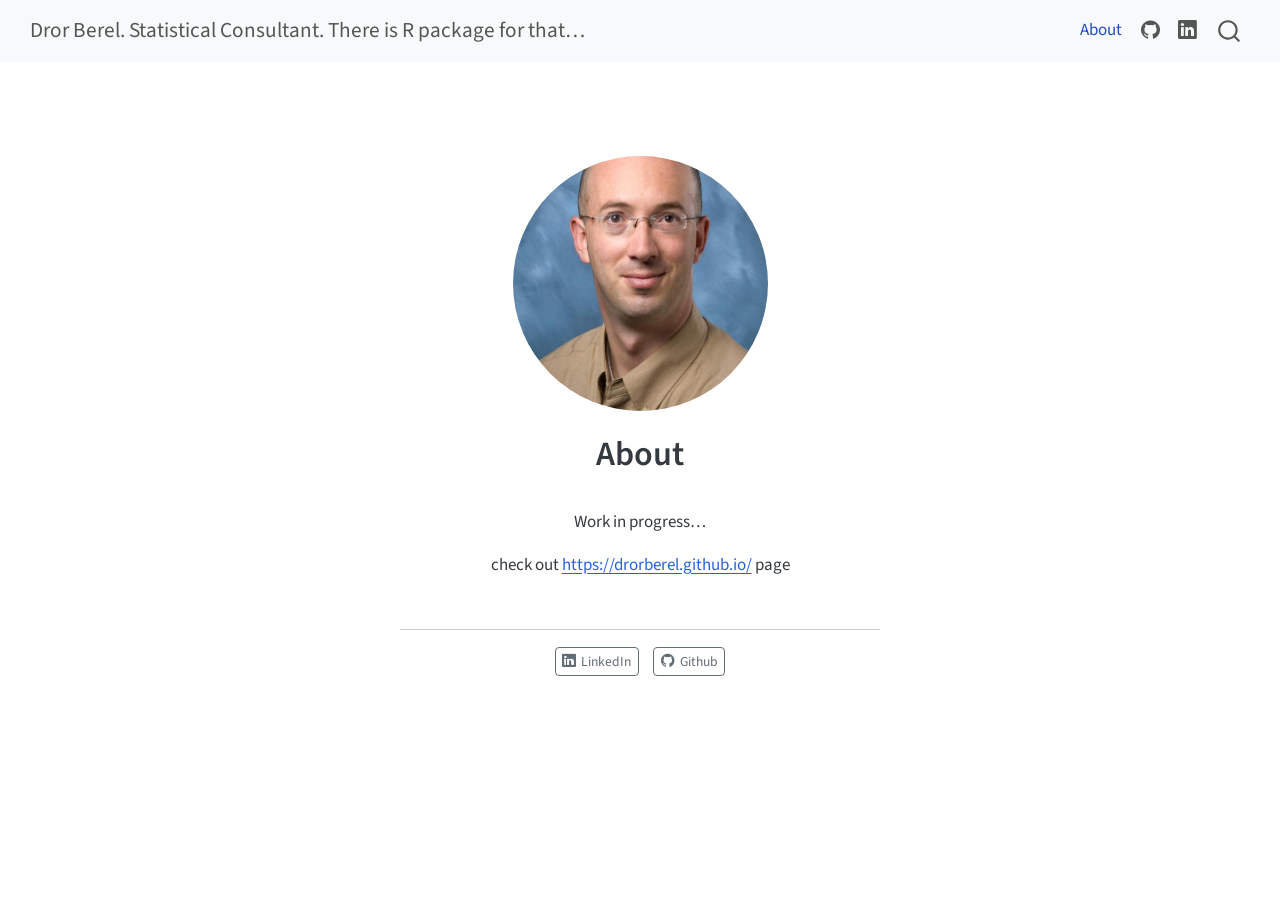
<file: docs/about.html>
<!DOCTYPE html>
<html xmlns="http://www.w3.org/1999/xhtml" lang="en" xml:lang="en"><head>

<meta charset="utf-8">
<meta name="generator" content="quarto-1.5.56">

<meta name="viewport" content="width=device-width, initial-scale=1.0, user-scalable=yes">


<title>About – Dror Berel. Statistical Consultant. There is R package for that…</title>
<style>
code{white-space: pre-wrap;}
span.smallcaps{font-variant: small-caps;}
div.columns{display: flex; gap: min(4vw, 1.5em);}
div.column{flex: auto; overflow-x: auto;}
div.hanging-indent{margin-left: 1.5em; text-indent: -1.5em;}
ul.task-list{list-style: none;}
ul.task-list li input[type="checkbox"] {
  width: 0.8em;
  margin: 0 0.8em 0.2em -1em; /* quarto-specific, see https://github.com/quarto-dev/quarto-cli/issues/4556 */ 
  vertical-align: middle;
}
</style>


<script src="site_libs/quarto-nav/quarto-nav.js"></script>
<script src="site_libs/quarto-nav/headroom.min.js"></script>
<script src="site_libs/clipboard/clipboard.min.js"></script>
<script src="site_libs/quarto-search/autocomplete.umd.js"></script>
<script src="site_libs/quarto-search/fuse.min.js"></script>
<script src="site_libs/quarto-search/quarto-search.js"></script>
<meta name="quarto:offset" content="./">
<script src="site_libs/quarto-html/quarto.js"></script>
<script src="site_libs/quarto-html/popper.min.js"></script>
<script src="site_libs/quarto-html/tippy.umd.min.js"></script>
<link href="site_libs/quarto-html/tippy.css" rel="stylesheet">
<link href="site_libs/quarto-html/quarto-syntax-highlighting.css" rel="stylesheet" id="quarto-text-highlighting-styles">
<script src="site_libs/bootstrap/bootstrap.min.js"></script>
<link href="site_libs/bootstrap/bootstrap-icons.css" rel="stylesheet">
<link href="site_libs/bootstrap/bootstrap.min.css" rel="stylesheet" id="quarto-bootstrap" data-mode="light">
<script id="quarto-search-options" type="application/json">{
  "location": "navbar",
  "copy-button": false,
  "collapse-after": 3,
  "panel-placement": "end",
  "type": "overlay",
  "limit": 50,
  "keyboard-shortcut": [
    "f",
    "/",
    "s"
  ],
  "show-item-context": false,
  "language": {
    "search-no-results-text": "No results",
    "search-matching-documents-text": "matching documents",
    "search-copy-link-title": "Copy link to search",
    "search-hide-matches-text": "Hide additional matches",
    "search-more-match-text": "more match in this document",
    "search-more-matches-text": "more matches in this document",
    "search-clear-button-title": "Clear",
    "search-text-placeholder": "",
    "search-detached-cancel-button-title": "Cancel",
    "search-submit-button-title": "Submit",
    "search-label": "Search"
  }
}</script>


<link rel="stylesheet" href="styles.css">
</head>

<body class="nav-fixed fullcontent">

<div id="quarto-search-results"></div>
  <header id="quarto-header" class="headroom fixed-top">
    <nav class="navbar navbar-expand-lg " data-bs-theme="dark">
      <div class="navbar-container container-fluid">
      <div class="navbar-brand-container mx-auto">
    <a class="navbar-brand" href="./index.html">
    <span class="navbar-title">Dror Berel. Statistical Consultant. There is R package for that…</span>
    </a>
  </div>
            <div id="quarto-search" class="" title="Search"></div>
          <button class="navbar-toggler" type="button" data-bs-toggle="collapse" data-bs-target="#navbarCollapse" aria-controls="navbarCollapse" role="menu" aria-expanded="false" aria-label="Toggle navigation" onclick="if (window.quartoToggleHeadroom) { window.quartoToggleHeadroom(); }">
  <span class="navbar-toggler-icon"></span>
</button>
          <div class="collapse navbar-collapse" id="navbarCollapse">
            <ul class="navbar-nav navbar-nav-scroll ms-auto">
  <li class="nav-item">
    <a class="nav-link active" href="./about.html" aria-current="page"> 
<span class="menu-text">About</span></a>
  </li>  
  <li class="nav-item compact">
    <a class="nav-link" href="https://drorberel.github.io/"> <i class="bi bi-github" role="img">
</i> 
<span class="menu-text"></span></a>
  </li>  
  <li class="nav-item compact">
    <a class="nav-link" href="https://www.linkedin.com/in/dror-berel"> <i class="bi bi-linkedin" role="img">
</i> 
<span class="menu-text"></span></a>
  </li>  
</ul>
          </div> <!-- /navcollapse -->
            <div class="quarto-navbar-tools">
</div>
      </div> <!-- /container-fluid -->
    </nav>
</header>
<!-- content -->
<div id="quarto-content" class="quarto-container page-columns page-rows-contents page-layout-article page-navbar">
<!-- sidebar -->
<!-- margin-sidebar -->
    
<!-- main -->
<div class="quarto-about-jolla">
  <img src="profile.jpg" class="about-image
  round " style="height: 15em; width: 15em;">
 <header id="title-block-header" class="quarto-title-block default">
<div class="quarto-title">
<h1 class="title">About</h1>
</div>
<div class="quarto-title-meta">
  </div>
</header><main class="content" id="quarto-document-content">
<p>Work in progress…</p>
<p>check out <a href="https://drorberel.github.io/" class="uri">https://drorberel.github.io/</a> page</p>


</main> 
  <hr class="about-sep">
   <div class="about-links">
  <a href="https://www.linkedin.com/in/dror-berel" class="about-link" rel="" target="">
    <i class="bi bi-linkedin"></i>
     <span class="about-link-text">LinkedIn</span>
  </a>
  <a href="https://drorberel.github.io/" class="about-link" rel="" target="">
    <i class="bi bi-github"></i>
     <span class="about-link-text">Github</span>
  </a>
</div>
</div>
 <!-- /main -->
<script id="quarto-html-after-body" type="application/javascript">
window.document.addEventListener("DOMContentLoaded", function (event) {
  const toggleBodyColorMode = (bsSheetEl) => {
    const mode = bsSheetEl.getAttribute("data-mode");
    const bodyEl = window.document.querySelector("body");
    if (mode === "dark") {
      bodyEl.classList.add("quarto-dark");
      bodyEl.classList.remove("quarto-light");
    } else {
      bodyEl.classList.add("quarto-light");
      bodyEl.classList.remove("quarto-dark");
    }
  }
  const toggleBodyColorPrimary = () => {
    const bsSheetEl = window.document.querySelector("link#quarto-bootstrap");
    if (bsSheetEl) {
      toggleBodyColorMode(bsSheetEl);
    }
  }
  toggleBodyColorPrimary();  
  const isCodeAnnotation = (el) => {
    for (const clz of el.classList) {
      if (clz.startsWith('code-annotation-')) {                     
        return true;
      }
    }
    return false;
  }
  const onCopySuccess = function(e) {
    // button target
    const button = e.trigger;
    // don't keep focus
    button.blur();
    // flash "checked"
    button.classList.add('code-copy-button-checked');
    var currentTitle = button.getAttribute("title");
    button.setAttribute("title", "Copied!");
    let tooltip;
    if (window.bootstrap) {
      button.setAttribute("data-bs-toggle", "tooltip");
      button.setAttribute("data-bs-placement", "left");
      button.setAttribute("data-bs-title", "Copied!");
      tooltip = new bootstrap.Tooltip(button, 
        { trigger: "manual", 
          customClass: "code-copy-button-tooltip",
          offset: [0, -8]});
      tooltip.show();    
    }
    setTimeout(function() {
      if (tooltip) {
        tooltip.hide();
        button.removeAttribute("data-bs-title");
        button.removeAttribute("data-bs-toggle");
        button.removeAttribute("data-bs-placement");
      }
      button.setAttribute("title", currentTitle);
      button.classList.remove('code-copy-button-checked');
    }, 1000);
    // clear code selection
    e.clearSelection();
  }
  const getTextToCopy = function(trigger) {
      const codeEl = trigger.previousElementSibling.cloneNode(true);
      for (const childEl of codeEl.children) {
        if (isCodeAnnotation(childEl)) {
          childEl.remove();
        }
      }
      return codeEl.innerText;
  }
  const clipboard = new window.ClipboardJS('.code-copy-button:not([data-in-quarto-modal])', {
    text: getTextToCopy
  });
  clipboard.on('success', onCopySuccess);
  if (window.document.getElementById('quarto-embedded-source-code-modal')) {
    // For code content inside modals, clipBoardJS needs to be initialized with a container option
    // TODO: Check when it could be a function (https://github.com/zenorocha/clipboard.js/issues/860)
    const clipboardModal = new window.ClipboardJS('.code-copy-button[data-in-quarto-modal]', {
      text: getTextToCopy,
      container: window.document.getElementById('quarto-embedded-source-code-modal')
    });
    clipboardModal.on('success', onCopySuccess);
  }
    var localhostRegex = new RegExp(/^(?:http|https):\/\/localhost\:?[0-9]*\//);
    var mailtoRegex = new RegExp(/^mailto:/);
      var filterRegex = new RegExp('/' + window.location.host + '/');
    var isInternal = (href) => {
        return filterRegex.test(href) || localhostRegex.test(href) || mailtoRegex.test(href);
    }
    // Inspect non-navigation links and adorn them if external
 	var links = window.document.querySelectorAll('a[href]:not(.nav-link):not(.navbar-brand):not(.toc-action):not(.sidebar-link):not(.sidebar-item-toggle):not(.pagination-link):not(.no-external):not([aria-hidden]):not(.dropdown-item):not(.quarto-navigation-tool):not(.about-link)');
    for (var i=0; i<links.length; i++) {
      const link = links[i];
      if (!isInternal(link.href)) {
        // undo the damage that might have been done by quarto-nav.js in the case of
        // links that we want to consider external
        if (link.dataset.originalHref !== undefined) {
          link.href = link.dataset.originalHref;
        }
      }
    }
  function tippyHover(el, contentFn, onTriggerFn, onUntriggerFn) {
    const config = {
      allowHTML: true,
      maxWidth: 500,
      delay: 100,
      arrow: false,
      appendTo: function(el) {
          return el.parentElement;
      },
      interactive: true,
      interactiveBorder: 10,
      theme: 'quarto',
      placement: 'bottom-start',
    };
    if (contentFn) {
      config.content = contentFn;
    }
    if (onTriggerFn) {
      config.onTrigger = onTriggerFn;
    }
    if (onUntriggerFn) {
      config.onUntrigger = onUntriggerFn;
    }
    window.tippy(el, config); 
  }
  const noterefs = window.document.querySelectorAll('a[role="doc-noteref"]');
  for (var i=0; i<noterefs.length; i++) {
    const ref = noterefs[i];
    tippyHover(ref, function() {
      // use id or data attribute instead here
      let href = ref.getAttribute('data-footnote-href') || ref.getAttribute('href');
      try { href = new URL(href).hash; } catch {}
      const id = href.replace(/^#\/?/, "");
      const note = window.document.getElementById(id);
      if (note) {
        return note.innerHTML;
      } else {
        return "";
      }
    });
  }
  const xrefs = window.document.querySelectorAll('a.quarto-xref');
  const processXRef = (id, note) => {
    // Strip column container classes
    const stripColumnClz = (el) => {
      el.classList.remove("page-full", "page-columns");
      if (el.children) {
        for (const child of el.children) {
          stripColumnClz(child);
        }
      }
    }
    stripColumnClz(note)
    if (id === null || id.startsWith('sec-')) {
      // Special case sections, only their first couple elements
      const container = document.createElement("div");
      if (note.children && note.children.length > 2) {
        container.appendChild(note.children[0].cloneNode(true));
        for (let i = 1; i < note.children.length; i++) {
          const child = note.children[i];
          if (child.tagName === "P" && child.innerText === "") {
            continue;
          } else {
            container.appendChild(child.cloneNode(true));
            break;
          }
        }
        if (window.Quarto?.typesetMath) {
          window.Quarto.typesetMath(container);
        }
        return container.innerHTML
      } else {
        if (window.Quarto?.typesetMath) {
          window.Quarto.typesetMath(note);
        }
        return note.innerHTML;
      }
    } else {
      // Remove any anchor links if they are present
      const anchorLink = note.querySelector('a.anchorjs-link');
      if (anchorLink) {
        anchorLink.remove();
      }
      if (window.Quarto?.typesetMath) {
        window.Quarto.typesetMath(note);
      }
      // TODO in 1.5, we should make sure this works without a callout special case
      if (note.classList.contains("callout")) {
        return note.outerHTML;
      } else {
        return note.innerHTML;
      }
    }
  }
  for (var i=0; i<xrefs.length; i++) {
    const xref = xrefs[i];
    tippyHover(xref, undefined, function(instance) {
      instance.disable();
      let url = xref.getAttribute('href');
      let hash = undefined; 
      if (url.startsWith('#')) {
        hash = url;
      } else {
        try { hash = new URL(url).hash; } catch {}
      }
      if (hash) {
        const id = hash.replace(/^#\/?/, "");
        const note = window.document.getElementById(id);
        if (note !== null) {
          try {
            const html = processXRef(id, note.cloneNode(true));
            instance.setContent(html);
          } finally {
            instance.enable();
            instance.show();
          }
        } else {
          // See if we can fetch this
          fetch(url.split('#')[0])
          .then(res => res.text())
          .then(html => {
            const parser = new DOMParser();
            const htmlDoc = parser.parseFromString(html, "text/html");
            const note = htmlDoc.getElementById(id);
            if (note !== null) {
              const html = processXRef(id, note);
              instance.setContent(html);
            } 
          }).finally(() => {
            instance.enable();
            instance.show();
          });
        }
      } else {
        // See if we can fetch a full url (with no hash to target)
        // This is a special case and we should probably do some content thinning / targeting
        fetch(url)
        .then(res => res.text())
        .then(html => {
          const parser = new DOMParser();
          const htmlDoc = parser.parseFromString(html, "text/html");
          const note = htmlDoc.querySelector('main.content');
          if (note !== null) {
            // This should only happen for chapter cross references
            // (since there is no id in the URL)
            // remove the first header
            if (note.children.length > 0 && note.children[0].tagName === "HEADER") {
              note.children[0].remove();
            }
            const html = processXRef(null, note);
            instance.setContent(html);
          } 
        }).finally(() => {
          instance.enable();
          instance.show();
        });
      }
    }, function(instance) {
    });
  }
      let selectedAnnoteEl;
      const selectorForAnnotation = ( cell, annotation) => {
        let cellAttr = 'data-code-cell="' + cell + '"';
        let lineAttr = 'data-code-annotation="' +  annotation + '"';
        const selector = 'span[' + cellAttr + '][' + lineAttr + ']';
        return selector;
      }
      const selectCodeLines = (annoteEl) => {
        const doc = window.document;
        const targetCell = annoteEl.getAttribute("data-target-cell");
        const targetAnnotation = annoteEl.getAttribute("data-target-annotation");
        const annoteSpan = window.document.querySelector(selectorForAnnotation(targetCell, targetAnnotation));
        const lines = annoteSpan.getAttribute("data-code-lines").split(",");
        const lineIds = lines.map((line) => {
          return targetCell + "-" + line;
        })
        let top = null;
        let height = null;
        let parent = null;
        if (lineIds.length > 0) {
            //compute the position of the single el (top and bottom and make a div)
            const el = window.document.getElementById(lineIds[0]);
            top = el.offsetTop;
            height = el.offsetHeight;
            parent = el.parentElement.parentElement;
          if (lineIds.length > 1) {
            const lastEl = window.document.getElementById(lineIds[lineIds.length - 1]);
            const bottom = lastEl.offsetTop + lastEl.offsetHeight;
            height = bottom - top;
          }
          if (top !== null && height !== null && parent !== null) {
            // cook up a div (if necessary) and position it 
            let div = window.document.getElementById("code-annotation-line-highlight");
            if (div === null) {
              div = window.document.createElement("div");
              div.setAttribute("id", "code-annotation-line-highlight");
              div.style.position = 'absolute';
              parent.appendChild(div);
            }
            div.style.top = top - 2 + "px";
            div.style.height = height + 4 + "px";
            div.style.left = 0;
            let gutterDiv = window.document.getElementById("code-annotation-line-highlight-gutter");
            if (gutterDiv === null) {
              gutterDiv = window.document.createElement("div");
              gutterDiv.setAttribute("id", "code-annotation-line-highlight-gutter");
              gutterDiv.style.position = 'absolute';
              const codeCell = window.document.getElementById(targetCell);
              const gutter = codeCell.querySelector('.code-annotation-gutter');
              gutter.appendChild(gutterDiv);
            }
            gutterDiv.style.top = top - 2 + "px";
            gutterDiv.style.height = height + 4 + "px";
          }
          selectedAnnoteEl = annoteEl;
        }
      };
      const unselectCodeLines = () => {
        const elementsIds = ["code-annotation-line-highlight", "code-annotation-line-highlight-gutter"];
        elementsIds.forEach((elId) => {
          const div = window.document.getElementById(elId);
          if (div) {
            div.remove();
          }
        });
        selectedAnnoteEl = undefined;
      };
        // Handle positioning of the toggle
    window.addEventListener(
      "resize",
      throttle(() => {
        elRect = undefined;
        if (selectedAnnoteEl) {
          selectCodeLines(selectedAnnoteEl);
        }
      }, 10)
    );
    function throttle(fn, ms) {
    let throttle = false;
    let timer;
      return (...args) => {
        if(!throttle) { // first call gets through
            fn.apply(this, args);
            throttle = true;
        } else { // all the others get throttled
            if(timer) clearTimeout(timer); // cancel #2
            timer = setTimeout(() => {
              fn.apply(this, args);
              timer = throttle = false;
            }, ms);
        }
      };
    }
      // Attach click handler to the DT
      const annoteDls = window.document.querySelectorAll('dt[data-target-cell]');
      for (const annoteDlNode of annoteDls) {
        annoteDlNode.addEventListener('click', (event) => {
          const clickedEl = event.target;
          if (clickedEl !== selectedAnnoteEl) {
            unselectCodeLines();
            const activeEl = window.document.querySelector('dt[data-target-cell].code-annotation-active');
            if (activeEl) {
              activeEl.classList.remove('code-annotation-active');
            }
            selectCodeLines(clickedEl);
            clickedEl.classList.add('code-annotation-active');
          } else {
            // Unselect the line
            unselectCodeLines();
            clickedEl.classList.remove('code-annotation-active');
          }
        });
      }
  const findCites = (el) => {
    const parentEl = el.parentElement;
    if (parentEl) {
      const cites = parentEl.dataset.cites;
      if (cites) {
        return {
          el,
          cites: cites.split(' ')
        };
      } else {
        return findCites(el.parentElement)
      }
    } else {
      return undefined;
    }
  };
  var bibliorefs = window.document.querySelectorAll('a[role="doc-biblioref"]');
  for (var i=0; i<bibliorefs.length; i++) {
    const ref = bibliorefs[i];
    const citeInfo = findCites(ref);
    if (citeInfo) {
      tippyHover(citeInfo.el, function() {
        var popup = window.document.createElement('div');
        citeInfo.cites.forEach(function(cite) {
          var citeDiv = window.document.createElement('div');
          citeDiv.classList.add('hanging-indent');
          citeDiv.classList.add('csl-entry');
          var biblioDiv = window.document.getElementById('ref-' + cite);
          if (biblioDiv) {
            citeDiv.innerHTML = biblioDiv.innerHTML;
          }
          popup.appendChild(citeDiv);
        });
        return popup.innerHTML;
      });
    }
  }
});
</script>
</div> <!-- /content -->




</body></html>
</file>
<file: site_libs/quarto-html/tippy.css>
.tippy-box[data-animation=fade][data-state=hidden]{opacity:0}[data-tippy-root]{max-width:calc(100vw - 10px)}.tippy-box{position:relative;background-color:#333;color:#fff;border-radius:4px;font-size:14px;line-height:1.4;white-space:normal;outline:0;transition-property:transform,visibility,opacity}.tippy-box[data-placement^=top]>.tippy-arrow{bottom:0}.tippy-box[data-placement^=top]>.tippy-arrow:before{bottom:-7px;left:0;border-width:8px 8px 0;border-top-color:initial;transform-origin:center top}.tippy-box[data-placement^=bottom]>.tippy-arrow{top:0}.tippy-box[data-placement^=bottom]>.tippy-arrow:before{top:-7px;left:0;border-width:0 8px 8px;border-bottom-color:initial;transform-origin:center bottom}.tippy-box[data-placement^=left]>.tippy-arrow{right:0}.tippy-box[data-placement^=left]>.tippy-arrow:before{border-width:8px 0 8px 8px;border-left-color:initial;right:-7px;transform-origin:center left}.tippy-box[data-placement^=right]>.tippy-arrow{left:0}.tippy-box[data-placement^=right]>.tippy-arrow:before{left:-7px;border-width:8px 8px 8px 0;border-right-color:initial;transform-origin:center right}.tippy-box[data-inertia][data-state=visible]{transition-timing-function:cubic-bezier(.54,1.5,.38,1.11)}.tippy-arrow{width:16px;height:16px;color:#333}.tippy-arrow:before{content:"";position:absolute;border-color:transparent;border-style:solid}.tippy-content{position:relative;padding:5px 9px;z-index:1}
</file>
<file: site_libs/quarto-html/quarto-syntax-highlighting.css>
/* quarto syntax highlight colors */
:root {
  --quarto-hl-ot-color: #003B4F;
  --quarto-hl-at-color: #657422;
  --quarto-hl-ss-color: #20794D;
  --quarto-hl-an-color: #5E5E5E;
  --quarto-hl-fu-color: #4758AB;
  --quarto-hl-st-color: #20794D;
  --quarto-hl-cf-color: #003B4F;
  --quarto-hl-op-color: #5E5E5E;
  --quarto-hl-er-color: #AD0000;
  --quarto-hl-bn-color: #AD0000;
  --quarto-hl-al-color: #AD0000;
  --quarto-hl-va-color: #111111;
  --quarto-hl-bu-color: inherit;
  --quarto-hl-ex-color: inherit;
  --quarto-hl-pp-color: #AD0000;
  --quarto-hl-in-color: #5E5E5E;
  --quarto-hl-vs-color: #20794D;
  --quarto-hl-wa-color: #5E5E5E;
  --quarto-hl-do-color: #5E5E5E;
  --quarto-hl-im-color: #00769E;
  --quarto-hl-ch-color: #20794D;
  --quarto-hl-dt-color: #AD0000;
  --quarto-hl-fl-color: #AD0000;
  --quarto-hl-co-color: #5E5E5E;
  --quarto-hl-cv-color: #5E5E5E;
  --quarto-hl-cn-color: #8f5902;
  --quarto-hl-sc-color: #5E5E5E;
  --quarto-hl-dv-color: #AD0000;
  --quarto-hl-kw-color: #003B4F;
}

/* other quarto variables */
:root {
  --quarto-font-monospace: SFMono-Regular, Menlo, Monaco, Consolas, "Liberation Mono", "Courier New", monospace;
}

pre > code.sourceCode > span {
  color: #003B4F;
}

code span {
  color: #003B4F;
}

code.sourceCode > span {
  color: #003B4F;
}

div.sourceCode,
div.sourceCode pre.sourceCode {
  color: #003B4F;
}

code span.ot {
  color: #003B4F;
  font-style: inherit;
}

code span.at {
  color: #657422;
  font-style: inherit;
}

code span.ss {
  color: #20794D;
  font-style: inherit;
}

code span.an {
  color: #5E5E5E;
  font-style: inherit;
}

code span.fu {
  color: #4758AB;
  font-style: inherit;
}

code span.st {
  color: #20794D;
  font-style: inherit;
}

code span.cf {
  color: #003B4F;
  font-weight: bold;
  font-style: inherit;
}

code span.op {
  color: #5E5E5E;
  font-style: inherit;
}

code span.er {
  color: #AD0000;
  font-style: inherit;
}

code span.bn {
  color: #AD0000;
  font-style: inherit;
}

code span.al {
  color: #AD0000;
  font-style: inherit;
}

code span.va {
  color: #111111;
  font-style: inherit;
}

code span.bu {
  font-style: inherit;
}

code span.ex {
  font-style: inherit;
}

code span.pp {
  color: #AD0000;
  font-style: inherit;
}

code span.in {
  color: #5E5E5E;
  font-style: inherit;
}

code span.vs {
  color: #20794D;
  font-style: inherit;
}

code span.wa {
  color: #5E5E5E;
  font-style: italic;
}

code span.do {
  color: #5E5E5E;
  font-style: italic;
}

code span.im {
  color: #00769E;
  font-style: inherit;
}

code span.ch {
  color: #20794D;
  font-style: inherit;
}

code span.dt {
  color: #AD0000;
  font-style: inherit;
}

code span.fl {
  color: #AD0000;
  font-style: inherit;
}

code span.co {
  color: #5E5E5E;
  font-style: inherit;
}

code span.cv {
  color: #5E5E5E;
  font-style: italic;
}

code span.cn {
  color: #8f5902;
  font-style: inherit;
}

code span.sc {
  color: #5E5E5E;
  font-style: inherit;
}

code span.dv {
  color: #AD0000;
  font-style: inherit;
}

code span.kw {
  color: #003B4F;
  font-weight: bold;
  font-style: inherit;
}

.prevent-inlining {
  content: "</";
}

/*# sourceMappingURL=debc5d5d77c3f9108843748ff7464032.css.map */
</file>
<file: styles.css>
/* css styles */
</file>
<file: docs/site_libs/quarto-html/tippy.css>
.tippy-box[data-animation=fade][data-state=hidden]{opacity:0}[data-tippy-root]{max-width:calc(100vw - 10px)}.tippy-box{position:relative;background-color:#333;color:#fff;border-radius:4px;font-size:14px;line-height:1.4;white-space:normal;outline:0;transition-property:transform,visibility,opacity}.tippy-box[data-placement^=top]>.tippy-arrow{bottom:0}.tippy-box[data-placement^=top]>.tippy-arrow:before{bottom:-7px;left:0;border-width:8px 8px 0;border-top-color:initial;transform-origin:center top}.tippy-box[data-placement^=bottom]>.tippy-arrow{top:0}.tippy-box[data-placement^=bottom]>.tippy-arrow:before{top:-7px;left:0;border-width:0 8px 8px;border-bottom-color:initial;transform-origin:center bottom}.tippy-box[data-placement^=left]>.tippy-arrow{right:0}.tippy-box[data-placement^=left]>.tippy-arrow:before{border-width:8px 0 8px 8px;border-left-color:initial;right:-7px;transform-origin:center left}.tippy-box[data-placement^=right]>.tippy-arrow{left:0}.tippy-box[data-placement^=right]>.tippy-arrow:before{left:-7px;border-width:8px 8px 8px 0;border-right-color:initial;transform-origin:center right}.tippy-box[data-inertia][data-state=visible]{transition-timing-function:cubic-bezier(.54,1.5,.38,1.11)}.tippy-arrow{width:16px;height:16px;color:#333}.tippy-arrow:before{content:"";position:absolute;border-color:transparent;border-style:solid}.tippy-content{position:relative;padding:5px 9px;z-index:1}
</file>
<file: docs/site_libs/quarto-html/quarto-syntax-highlighting.css>
/* quarto syntax highlight colors */
:root {
  --quarto-hl-ot-color: #003B4F;
  --quarto-hl-at-color: #657422;
  --quarto-hl-ss-color: #20794D;
  --quarto-hl-an-color: #5E5E5E;
  --quarto-hl-fu-color: #4758AB;
  --quarto-hl-st-color: #20794D;
  --quarto-hl-cf-color: #003B4F;
  --quarto-hl-op-color: #5E5E5E;
  --quarto-hl-er-color: #AD0000;
  --quarto-hl-bn-color: #AD0000;
  --quarto-hl-al-color: #AD0000;
  --quarto-hl-va-color: #111111;
  --quarto-hl-bu-color: inherit;
  --quarto-hl-ex-color: inherit;
  --quarto-hl-pp-color: #AD0000;
  --quarto-hl-in-color: #5E5E5E;
  --quarto-hl-vs-color: #20794D;
  --quarto-hl-wa-color: #5E5E5E;
  --quarto-hl-do-color: #5E5E5E;
  --quarto-hl-im-color: #00769E;
  --quarto-hl-ch-color: #20794D;
  --quarto-hl-dt-color: #AD0000;
  --quarto-hl-fl-color: #AD0000;
  --quarto-hl-co-color: #5E5E5E;
  --quarto-hl-cv-color: #5E5E5E;
  --quarto-hl-cn-color: #8f5902;
  --quarto-hl-sc-color: #5E5E5E;
  --quarto-hl-dv-color: #AD0000;
  --quarto-hl-kw-color: #003B4F;
}

/* other quarto variables */
:root {
  --quarto-font-monospace: SFMono-Regular, Menlo, Monaco, Consolas, "Liberation Mono", "Courier New", monospace;
}

pre > code.sourceCode > span {
  color: #003B4F;
}

code span {
  color: #003B4F;
}

code.sourceCode > span {
  color: #003B4F;
}

div.sourceCode,
div.sourceCode pre.sourceCode {
  color: #003B4F;
}

code span.ot {
  color: #003B4F;
  font-style: inherit;
}

code span.at {
  color: #657422;
  font-style: inherit;
}

code span.ss {
  color: #20794D;
  font-style: inherit;
}

code span.an {
  color: #5E5E5E;
  font-style: inherit;
}

code span.fu {
  color: #4758AB;
  font-style: inherit;
}

code span.st {
  color: #20794D;
  font-style: inherit;
}

code span.cf {
  color: #003B4F;
  font-weight: bold;
  font-style: inherit;
}

code span.op {
  color: #5E5E5E;
  font-style: inherit;
}

code span.er {
  color: #AD0000;
  font-style: inherit;
}

code span.bn {
  color: #AD0000;
  font-style: inherit;
}

code span.al {
  color: #AD0000;
  font-style: inherit;
}

code span.va {
  color: #111111;
  font-style: inherit;
}

code span.bu {
  font-style: inherit;
}

code span.ex {
  font-style: inherit;
}

code span.pp {
  color: #AD0000;
  font-style: inherit;
}

code span.in {
  color: #5E5E5E;
  font-style: inherit;
}

code span.vs {
  color: #20794D;
  font-style: inherit;
}

code span.wa {
  color: #5E5E5E;
  font-style: italic;
}

code span.do {
  color: #5E5E5E;
  font-style: italic;
}

code span.im {
  color: #00769E;
  font-style: inherit;
}

code span.ch {
  color: #20794D;
  font-style: inherit;
}

code span.dt {
  color: #AD0000;
  font-style: inherit;
}

code span.fl {
  color: #AD0000;
  font-style: inherit;
}

code span.co {
  color: #5E5E5E;
  font-style: inherit;
}

code span.cv {
  color: #5E5E5E;
  font-style: italic;
}

code span.cn {
  color: #8f5902;
  font-style: inherit;
}

code span.sc {
  color: #5E5E5E;
  font-style: inherit;
}

code span.dv {
  color: #AD0000;
  font-style: inherit;
}

code span.kw {
  color: #003B4F;
  font-weight: bold;
  font-style: inherit;
}

.prevent-inlining {
  content: "</";
}

/*# sourceMappingURL=debc5d5d77c3f9108843748ff7464032.css.map */
</file>
<file: docs/posts/close/_extensions/qmd-lab/closeread/closeread.css>
/*-- scss:defaults --*/
/*-- scss:rules --*/
/* global layout styles */
/* helpful for docs with no header space
.cr-section .narrative-col > *:first-child {
  padding-block-start: 10svh !important;
}
*/
.cr-section {
  display: grid;
  grid-template-rows: 1fr;
}
.cr-section .narrative-col {
  grid-row: 1;
}
.cr-section .narrative-col .trigger {
  padding-block: 45svh;
  padding-inline: 1em;
}
.cr-section .narrative-col .trigger p {
  margin-bottom: 0;
}
.cr-section .sticky-col {
  grid-row: 1;
}
.cr-section .sticky-col .sticky-col-stack {
  display: grid;
  height: 100dvh;
  position: sticky;
  overflow: hidden;
  top: 0;
}
.cr-section .sticky-col .sticky-col-stack .sticky {
  grid-area: 1/1;
  margin: auto;
  opacity: 0;
  transition: opacity linear 0.5s, color 0.7s linear, transform 1s ease-in-out, transform-origin 1s ease-in-out;
}
.cr-section .sticky-col .sticky-col-stack .sticky.cr-poem {
  transition: transform 0.8s ease-in-out;
}
.cr-section .sticky-col .sticky-col-stack .sticky.cr-poem2 {
  transition: transform 0.8s ease-in-out, font-size 0.8s ease-in-out;
}
.cr-section .sticky-col .sticky-col-stack .cr-active {
  opacity: 1;
}
.cr-section .sticky-col .sticky-col-stack .cr-active.cr-hl-within .sourceCode span[id^=cb] {
  opacity: 0.3;
  transition: opacity linear 0.3s;
}
.cr-section .sticky-col .sticky-col-stack .cr-active.cr-hl-within .sourceCode span[id^=cb].cr-hl {
  opacity: 1;
  transition: opacity linear 0.3s;
}
.cr-section .sticky-col .sticky-col-stack .cr-active.cr-hl-within div.line-block span[id^=lb] {
  color: rgba(0, 0, 0, 0.4);
  transition: color 0.7s linear;
}
.cr-section .sticky-col .sticky-col-stack .cr-active.cr-hl-within div.line-block span[id^=lb].cr-hl {
  color: rgb(0, 0, 0);
  transition: color 0.7s linear;
}
.cr-section .sticky-col .sticky-col-stack .cr-active.cr-hl-within div.line-block span[id^=lb] span.cr-hl {
  color: rgb(0, 0, 0);
  transition: color 0.7s linear;
}

/* mobile sizing (bootstrap: xs) is always overlay-center */
@media (max-width: 575.98px) {
  .cr-section.sidebar-left,
  .cr-section.sidebar-right,
  .cr-section.overlay-left,
  .cr-section.overlay-right,
  .cr-section.overlay-center {
    grid-template-columns: 1fr;
  }
  .cr-section.sidebar-left .narrative-col,
  .cr-section.sidebar-right .narrative-col,
  .cr-section.overlay-left .narrative-col,
  .cr-section.overlay-right .narrative-col,
  .cr-section.overlay-center .narrative-col {
    grid-column: 1;
    z-index: 1;
    margin-inline: auto;
  }
  .cr-section.sidebar-left .narrative-col .narrative,
  .cr-section.sidebar-right .narrative-col .narrative,
  .cr-section.overlay-left .narrative-col .narrative,
  .cr-section.overlay-right .narrative-col .narrative,
  .cr-section.overlay-center .narrative-col .narrative {
    background-color: rgba(17, 17, 17, 0.85);
    color: white;
    padding: 5px;
    border-radius: 5px;
  }
  .cr-section.sidebar-left .sticky-col,
  .cr-section.sidebar-right .sticky-col,
  .cr-section.overlay-left .sticky-col,
  .cr-section.overlay-right .sticky-col,
  .cr-section.overlay-center .sticky-col {
    grid-column: 1;
  }
}
.overlay-left,
.overlay-center,
.overlay-right {
  grid-template-columns: 1fr;
}
.overlay-left .narrative-col,
.overlay-center .narrative-col,
.overlay-right .narrative-col {
  grid-column: 1;
  z-index: 1;
  transition: opacity 0.5s ease-in-out;
}
.overlay-left .narrative-col .narrative,
.overlay-center .narrative-col .narrative,
.overlay-right .narrative-col .narrative {
  background-color: rgba(17, 17, 17, 0.85);
  color: white;
  padding: 5px;
  border-radius: 5px;
}
.overlay-left .sticky-col,
.overlay-center .sticky-col,
.overlay-right .sticky-col {
  grid-column: 1;
}

.overlay-left .narrative-col {
  margin-inline-start: 5%;
  margin-inline-end: 65%;
}

.overlay-center .narrative-col {
  margin-inline: 30%;
}

.overlay-right .narrative-col {
  margin-inline-start: 65%;
  margin-inline-end: 5%;
}

.sidebar-left {
  grid-template-columns: 1fr 2fr;
}
.sidebar-left .narrative-col {
  grid-column: 1;
  margin-inline: 0;
}
.sidebar-left .sticky-col {
  grid-column: 2;
}

.sidebar-right {
  grid-template-columns: 2fr 1fr;
}
.sidebar-right .narrative-col {
  grid-column: 2;
  margin-inline: 0;
}
.sidebar-right .sticky-col {
  grid-column: 1;
}

.presentation-mode.overlay-left,
.presentation-mode.overlay-center,
.presentation-mode.overlay-right,
.presentation-mode.sidebar-left,
.presentation-mode.sidebar-right {
  grid-template-columns: 1fr !important;
}
.presentation-mode.overlay-left .narrative-col,
.presentation-mode.overlay-center .narrative-col,
.presentation-mode.overlay-right .narrative-col,
.presentation-mode.sidebar-left .narrative-col,
.presentation-mode.sidebar-right .narrative-col {
  grid-column: 1 !important;
  z-index: 1 !important;
  margin-inline: 30% !important;
  opacity: 0 !important;
  transition: opacity 0.5s ease-in-out;
}
.presentation-mode.overlay-left .sticky-col,
.presentation-mode.overlay-center .sticky-col,
.presentation-mode.overlay-right .sticky-col,
.presentation-mode.sidebar-left .sticky-col,
.presentation-mode.sidebar-right .sticky-col {
  grid-column: 1 !important;
}

/* poem styles */
.cr-poem {
  font-family: Iowan Old Style, Apple Garamond, Baskerville, Times New Roman, Droid Serif, Times, Source Serif Pro, serif, Apple Color Emoji, Segoe UI Emoji, Segoe UI Symbol;
  /* need large font to stop safari text blurriness, but max-height to stop
   other stickies from being pushed down by pre-scaled poem size */
  max-height: 100dvh;
  font-size: 300%;
  white-space: pre;
  line-height: 0.7em;
  transform-origin: center center;
}
.cr-poem.cr-hl-within {
  color: rgba(0, 0, 0, 0.4);
}
.cr-poem .cr-hl {
  color: rgb(0, 0, 0);
}

.cr-poem2 {
  font-family: Iowan Old Style, Apple Garamond, Baskerville, Times New Roman, Droid Serif, Times, Source Serif Pro, serif, Apple Color Emoji, Segoe UI Emoji, Segoe UI Symbol;
  max-height: 100svh;
  max-width: 100svh;
  font-size: 2.75cqmin;
  white-space: pre;
  line-height: 0.6em;
  transform-origin: center center;
}
.cr-poem2.cr-hl-within {
  color: rgba(0, 0, 0, 0.4);
  font-size: 2.75cqi;
}
.cr-poem2 .cr-hl {
  color: rgb(0, 0, 0);
}

/* debug styles */
body.cr-debug .cr-poem {
  background-color: rgba(255, 255, 0, 0.6);
  border: 1px solid orange;
}
body.cr-debug .sticky {
  opacity: 0.8;
}
body.cr-debug .narrative-col .trigger {
  background: rgba(0, 208, 255, 0.5);
  border: 1px solid orange;
  border-radius: 5px;
}
body.cr-debug .narrative-col .trigger.new-trigger {
  background: lightgreen;
}

/* remove header option */
body.cr-removeheaderspace #quarto-content main#quarto-document-content {
  padding-top: 0;
  margin-top: 0;
}
body.cr-removeheaderspace #quarto-content main#quarto-document-content .quarto-title-block {
  display: none;
}

/*# sourceMappingURL=closeread.css.map */
</file>
<file: docs/posts/close/index-styles.css>
.cr-section {
  font-size: 1.4em;
  background-color: rgba(39, 128, 227, 1);
}
</file>
<file: docs/styles.css>
/* css styles */
</file>
